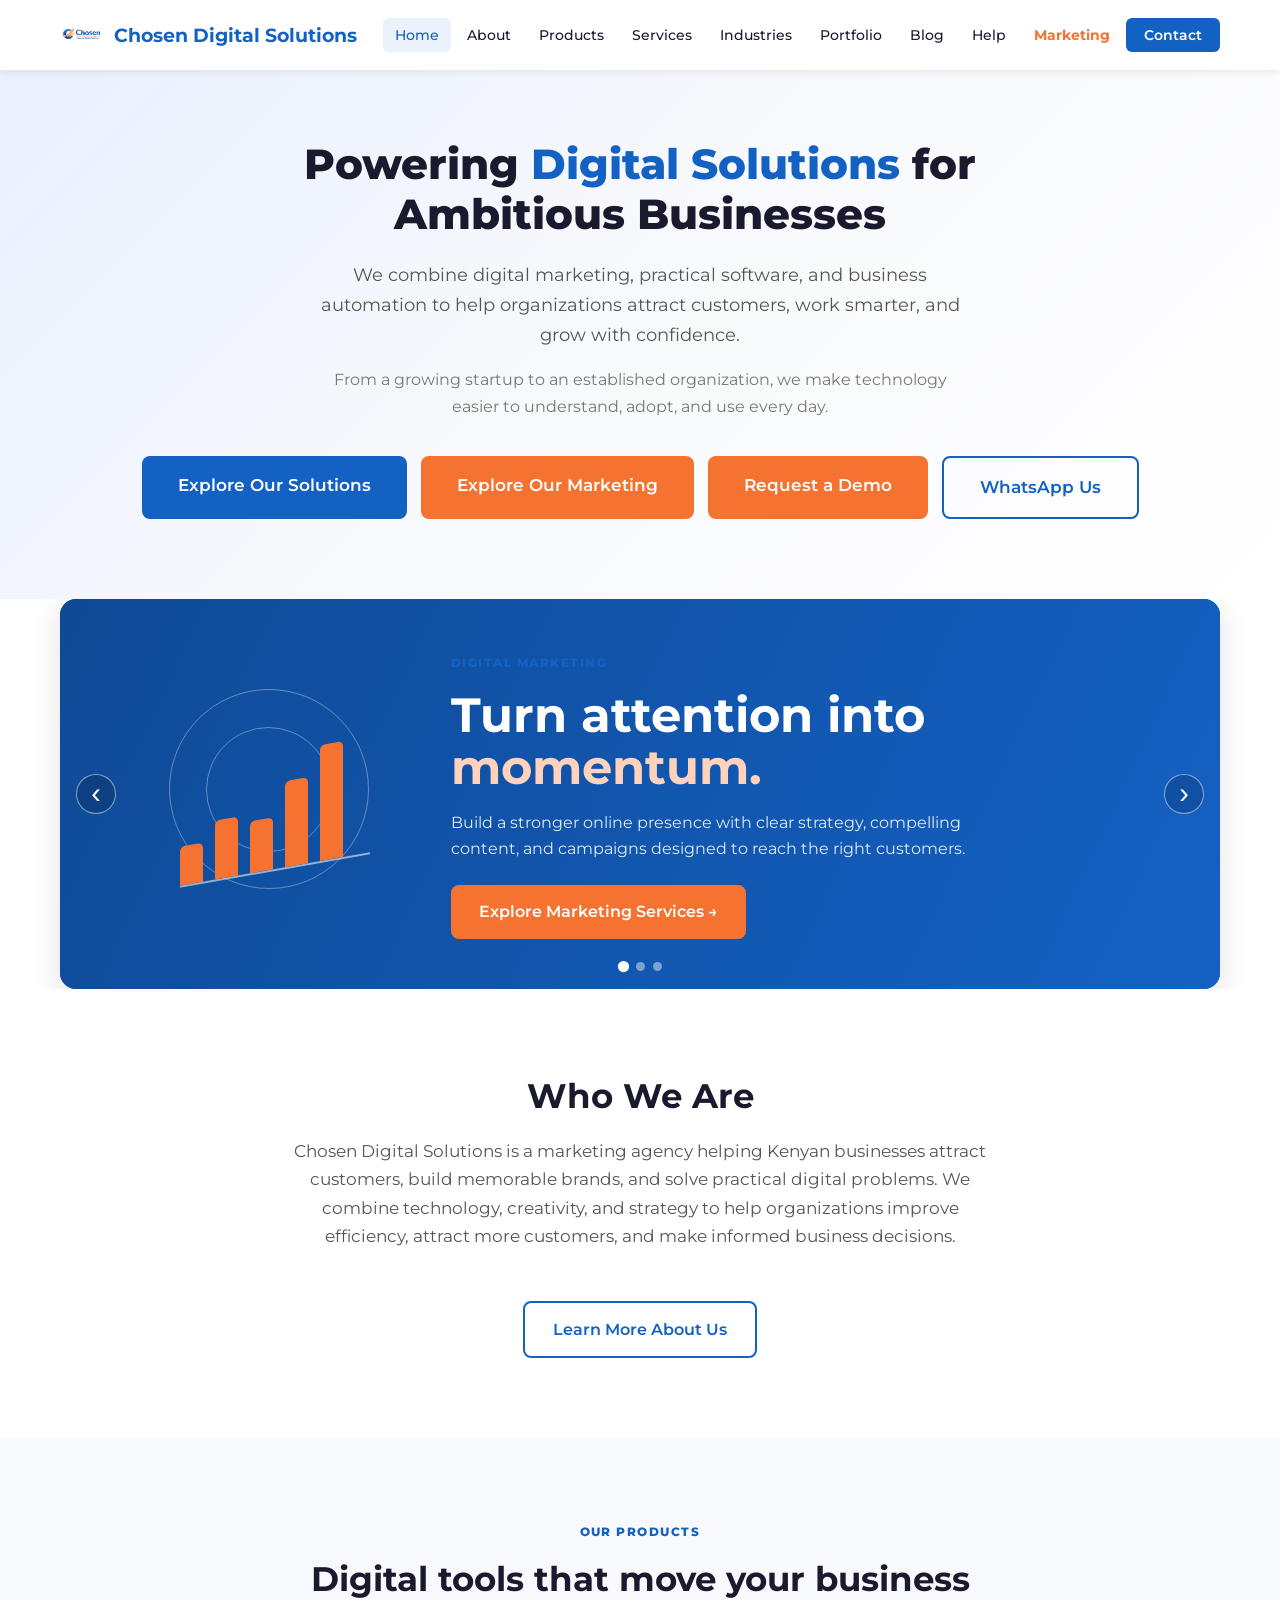
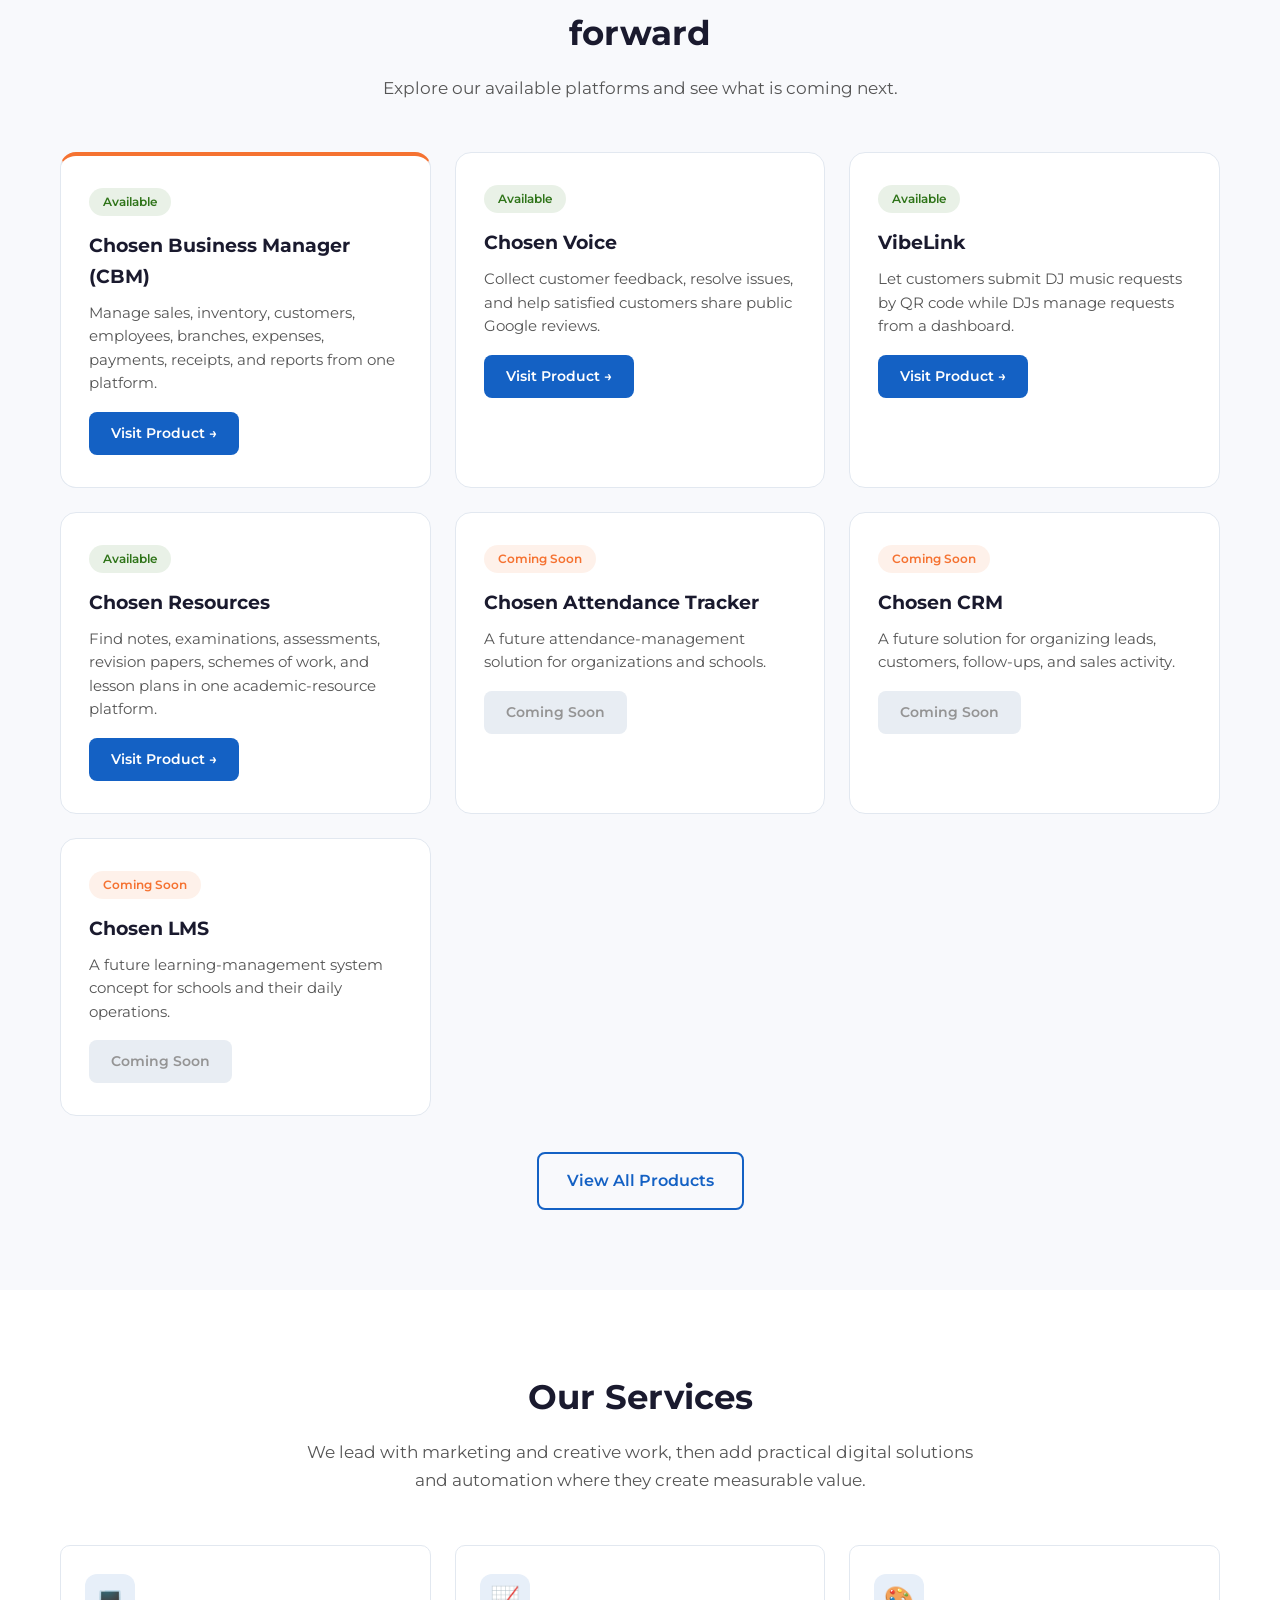
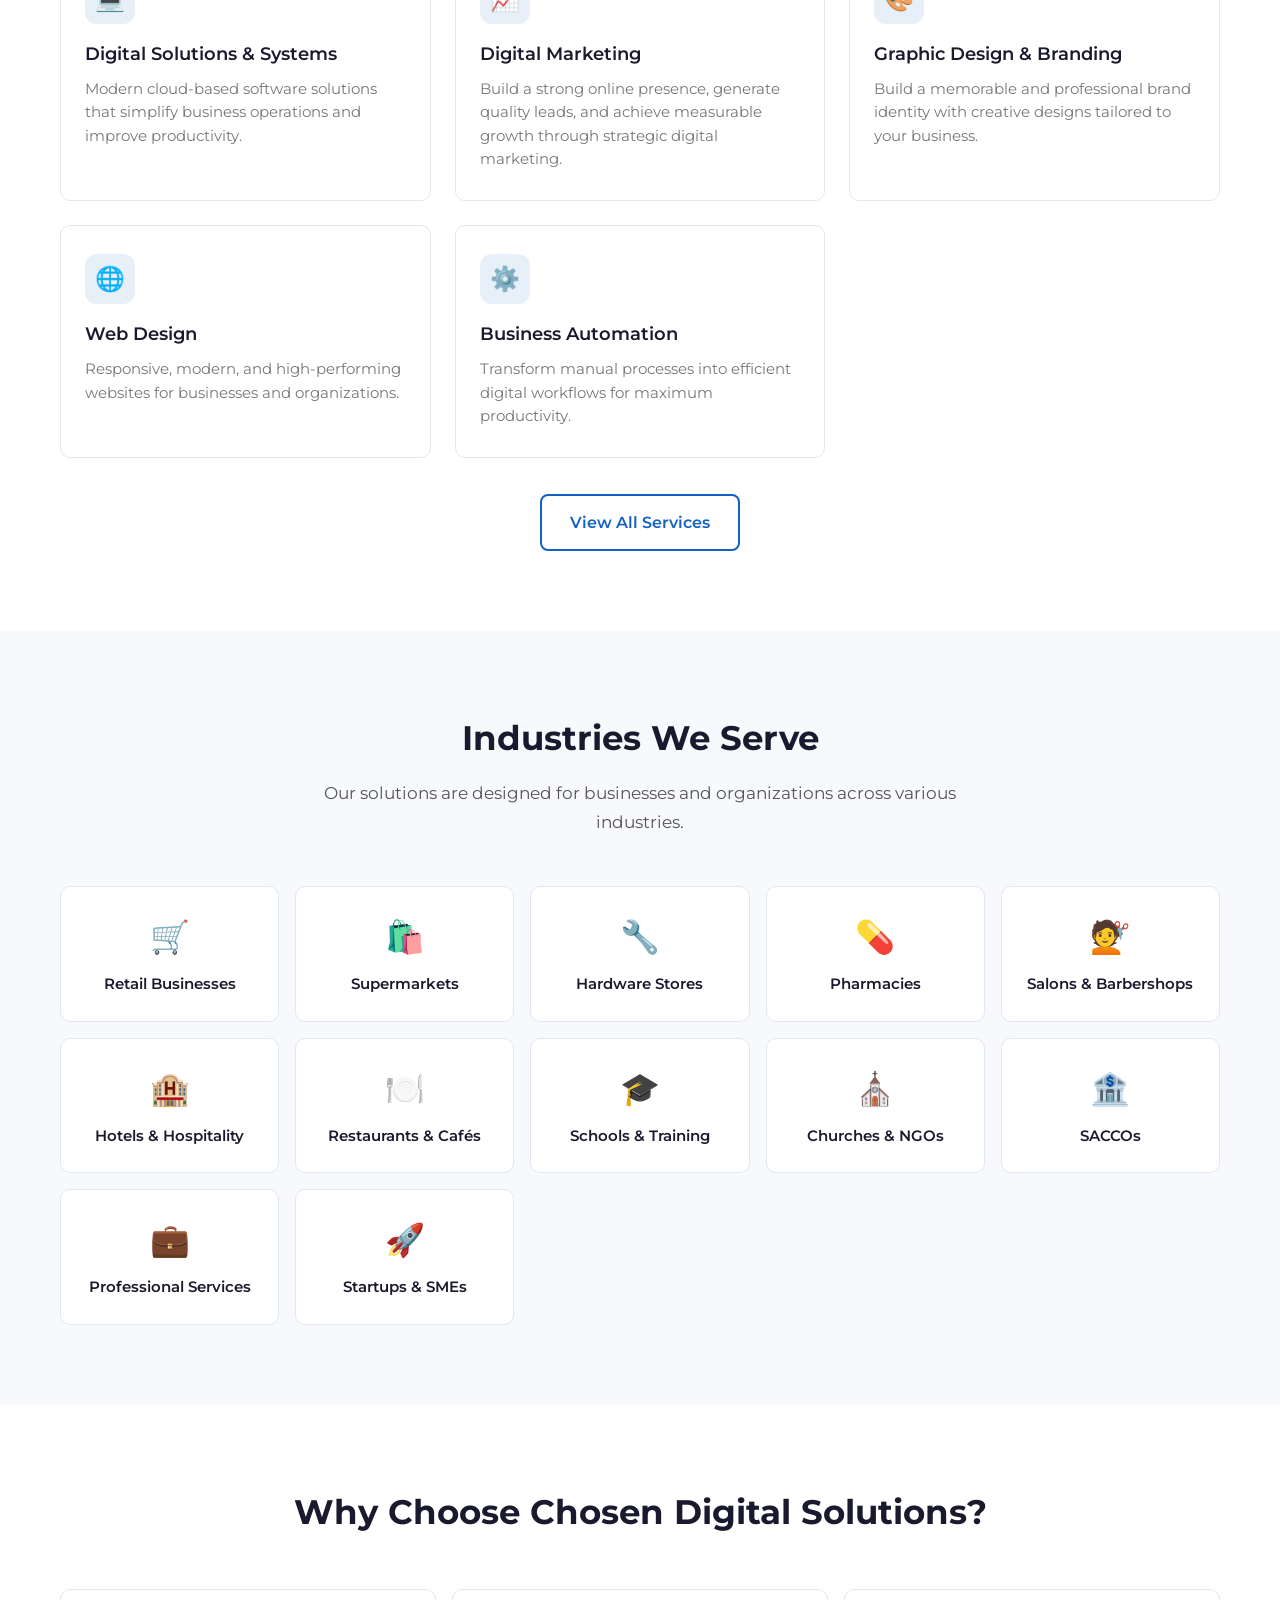
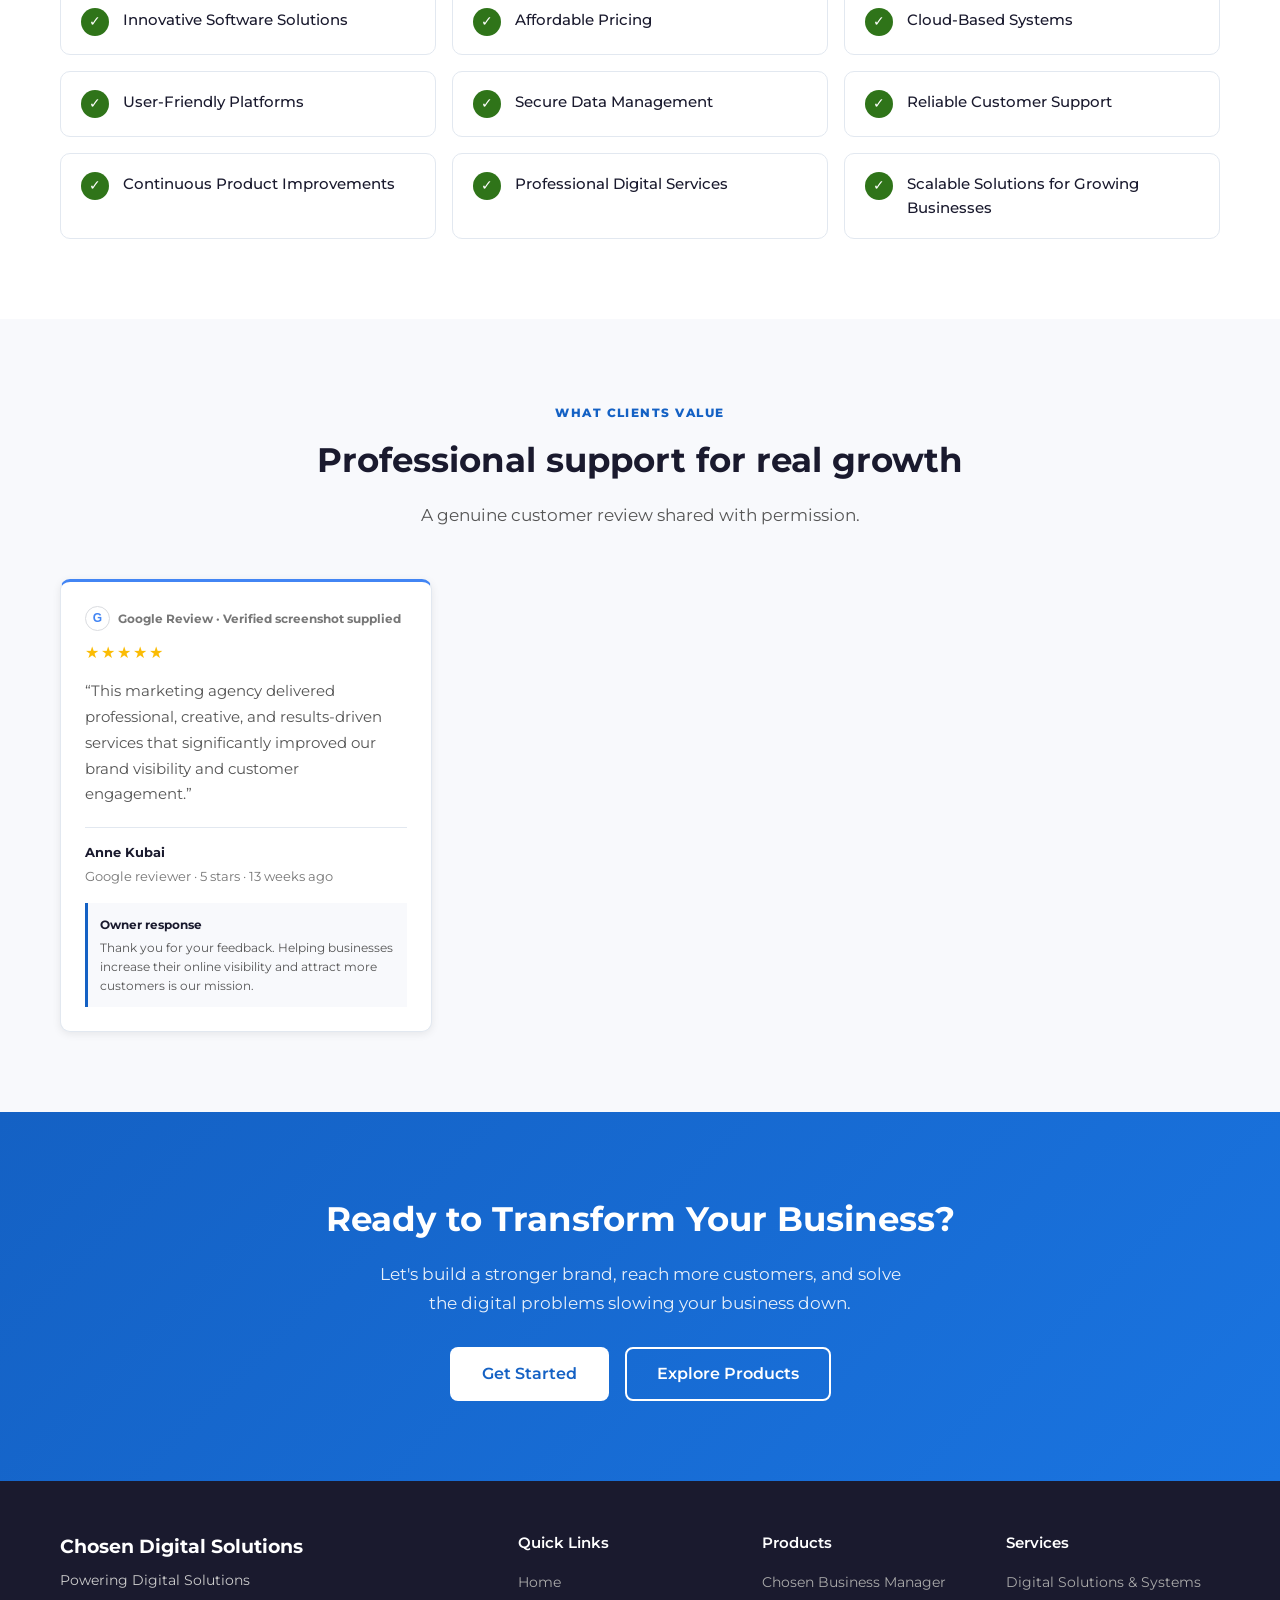
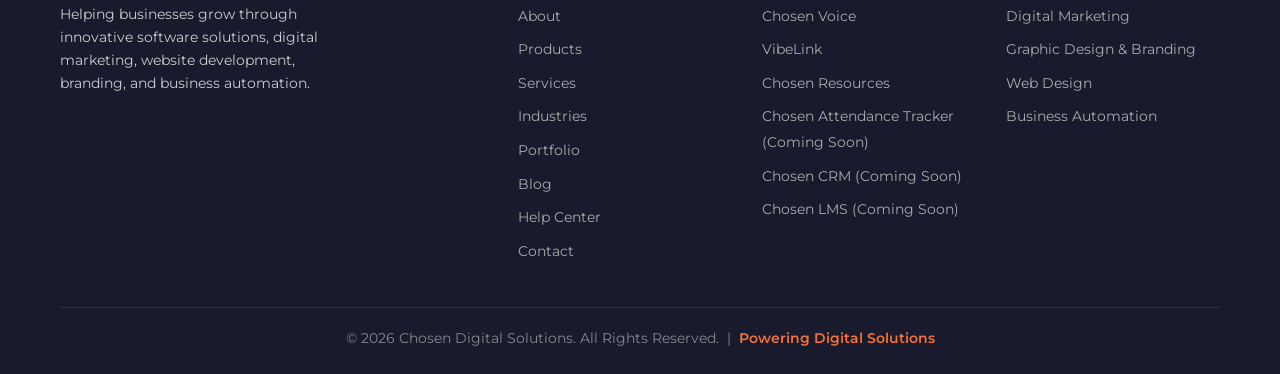
<file: index.html>
<!DOCTYPE html>
<html lang="en">
<head>
    <meta charset="UTF-8">
    <meta name="viewport" content="width=device-width, initial-scale=1.0">
    <title>Chosen Digital Solutions — Powering Digital Solutions</title>
    <meta name="description" content="Chosen Digital Solutions helps businesses streamline operations, strengthen their online presence, and accelerate growth through innovative software, digital marketing, web development, branding, and business automation.">
    <link rel="icon" type="image/png" href="images/logo.png">
<link rel="preconnect" href="https://fonts.googleapis.com">
<link rel="preconnect" href="https://fonts.gstatic.com" crossorigin>
<link href="https://fonts.googleapis.com/css2?family=Montserrat:wght@400;500;600;700;800&display=swap" rel="stylesheet">
<link rel="stylesheet" href="style.css">
</head>
<body>

    <!-- ===== NAVBAR ===== -->
    <nav class="navbar">
        <div class="container">
            <a href="index.html" class="nav-brand">
                <img src="images/logo.png" alt="Chosen Digital Solutions Logo">
                <span>Chosen Digital Solutions</span>
            </a>
            <ul class="nav-links" id="navLinks">
                <li><a href="index.html" class="active">Home</a></li>
                <li><a href="about.html">About</a></li>
                <li><a href="products.html">Products</a></li>
                <li><a href="services.html">Services</a></li>
                <li><a href="industries.html">Industries</a></li>
                
                <li><a href="portfolio.html">Portfolio</a></li>
                <li><a href="blog.html">Blog</a></li>
                <li><a href="help.html">Help</a></li>
                <li><a href="https://marketing.chosendigital.co.ke" class="marketing-nav" target="_blank" rel="noopener noreferrer">Marketing</a></li><li><a href="contact.html" class="btn-nav">Contact</a></li>
            </ul>
            <button class="hamburger" id="hamburger" aria-label="Toggle menu">
                <span></span><span></span><span></span>
            </button>
        </div>
    </nav>

    <!-- ===== HERO ===== -->
    <section class="hero">
        <div class="container">
            <h1>Powering <span>Digital Solutions</span> for Ambitious Businesses</h1>
            <p>We combine digital marketing, practical software, and business automation to help organizations attract customers, work smarter, and grow with confidence.</p>
            <p class="hero-sub">From a growing startup to an established organization, we make technology easier to understand, adopt, and use every day.</p>
            <div class="hero-buttons">
                <a href="products.html" class="btn btn-primary btn-lg">Explore Our Solutions</a><a href="https://marketing.chosendigital.co.ke" class="btn btn-secondary btn-lg" target="_blank" rel="noopener noreferrer">Explore Our Marketing</a>
                <a href="contact.html" class="btn btn-secondary btn-lg">Request a Demo</a>
                <a href="https://wa.me/254111722702?text=Hello%20Chosen%20Digital%20Solutions%2C%20I%27d%20like%20to%20learn%20more." class="btn btn-outline btn-lg" target="_blank" rel="noopener noreferrer">WhatsApp Us</a>
            </div>
        </div>
    </section>

    <!-- ===== ANIMATED GROWTH SLIDER ===== -->
    <section class="slider-section growth-slider-section" aria-label="Digital marketing and growth highlights">
        <div class="container">
            <div class="growth-slider" id="growthSlider">
                <div class="growth-slide growth-slide-blue is-active"><div class="growth-art"><span class="orbit orbit-one"></span><span class="orbit orbit-two"></span><span class="growth-chart"><i></i><i></i><i></i><i></i><i></i></span></div><div class="growth-copy"><span class="eyebrow">Digital marketing</span><h2>Turn attention into <span>momentum.</span></h2><p>Build a stronger online presence with clear strategy, compelling content, and campaigns designed to reach the right customers.</p><a href="services.html" class="btn btn-secondary">Explore Marketing Services →</a></div></div>
                <div class="growth-slide growth-slide-orange"><div class="growth-art"><span class="megaphone">✦</span><span class="spark spark-one">+</span><span class="spark spark-two">•</span><span class="spark spark-three">+</span></div><div class="growth-copy"><span class="eyebrow eyebrow-light">Growth strategy</span><h2>Make every customer <span>connection count.</span></h2><p>Use practical digital tools to improve customer experiences, automate follow-up, and create sustainable growth.</p><a href="contact.html" class="btn btn-white">Start a Conversation →</a></div></div>
                <div class="growth-slide growth-slide-green"><div class="growth-art"><div class="automation-ring"><span>⚙</span></div><span class="data-pill pill-one">+48% reach</span><span class="data-pill pill-two">24/7 workflow</span></div><div class="growth-copy"><span class="eyebrow eyebrow-light">Business automation</span><h2>Work smarter. <span>Grow faster.</span></h2><p>From business management to automated workflows, our solutions help teams spend less time on repetitive work.</p><a href="products.html" class="btn btn-white">View Our Products →</a></div></div>
                <button class="growth-control growth-prev" id="growthPrev" aria-label="Previous slide">‹</button><button class="growth-control growth-next" id="growthNext" aria-label="Next slide">›</button>
                <div class="growth-dots" id="growthDots"><button class="growth-dot is-active" aria-label="Show slide 1"></button><button class="growth-dot" aria-label="Show slide 2"></button><button class="growth-dot" aria-label="Show slide 3"></button></div>
            </div>
        </div>
    </section>
    <!-- ===== ABOUT PREVIEW ===== -->
    <section class="section">
        <div class="container">
            <div class="section-header">
                <h2>Who We Are</h2>
                <p>Chosen Digital Solutions is a marketing agency helping Kenyan businesses attract customers, build memorable brands, and solve practical digital problems. We combine technology, creativity, and strategy to help organizations improve efficiency, attract more customers, and make informed business decisions.</p>
            </div>
            <div style="text-align:center; margin-top:20px;">
                <a href="about.html" class="btn btn-outline">Learn More About Us</a>
            </div>
        </div>
    </section>

    <!-- ===== PRODUCTS ===== -->
    <section class="section section-alt">
        <div class="container">
            <div class="section-header"><span class="eyebrow">Our products</span><h2>Digital tools that move your business forward</h2><p>Explore our available platforms and see what is coming next.</p></div>
            <div class="product-grid">
                <div class="product-card featured-product"><span class="status available">Available</span><h3>Chosen Business Manager (CBM)</h3><p>Manage sales, inventory, customers, employees, branches, expenses, payments, receipts, and reports from one platform.</p><a href="https://cbm.chosendigital.co.ke" class="card-link" target="_blank" rel="noopener noreferrer">Visit Product →</a></div>
                <div class="product-card"><span class="status available">Available</span><h3>Chosen Voice</h3><p>Collect customer feedback, resolve issues, and help satisfied customers share public Google reviews.</p><a href="https://voice.chosendigital.co.ke" class="card-link" target="_blank" rel="noopener noreferrer">Visit Product →</a></div>
                <div class="product-card"><span class="status available">Available</span><h3>VibeLink</h3><p>Let customers submit DJ music requests by QR code while DJs manage requests from a dashboard.</p><a href="https://vibelink.chosendigital.co.ke" class="card-link" target="_blank" rel="noopener noreferrer">Visit Product →</a></div>
                <div class="product-card"><span class="status available">Available</span><h3>Chosen Resources</h3><p>Find notes, examinations, assessments, revision papers, schemes of work, and lesson plans in one academic-resource platform.</p><a href="https://chosenresources.co.ke" class="card-link" target="_blank" rel="noopener noreferrer">Visit Product →</a></div>
                <div class="product-card"><span class="status coming-soon">Coming Soon</span><h3>Chosen Attendance Tracker</h3><p>A future attendance-management solution for organizations and schools.</p><span class="card-link disabled">Coming Soon</span></div>
                <div class="product-card"><span class="status coming-soon">Coming Soon</span><h3>Chosen CRM</h3><p>A future solution for organizing leads, customers, follow-ups, and sales activity.</p><span class="card-link disabled">Coming Soon</span></div>
                <div class="product-card"><span class="status coming-soon">Coming Soon</span><h3>Chosen LMS</h3><p>A future learning-management system concept for schools and their daily operations.</p><span class="card-link disabled">Coming Soon</span></div>
            </div>
            <div style="text-align:center;margin-top:36px"><a href="products.html" class="btn btn-outline">View All Products</a></div>
        </div>
    </section>
    <!-- ===== SERVICES ===== -->
    <section class="section">
        <div class="container">
            <div class="section-header">
                <h2>Our Services</h2>
                <p>We lead with marketing and creative work, then add practical digital solutions and automation where they create measurable value.</p>
            </div>
            <div class="card-grid">
                <div class="card">
                    <div class="card-icon">💻</div>
                    <h3>Digital Solutions & Systems</h3>
                    <p>Modern cloud-based software solutions that simplify business operations and improve productivity.</p>
                </div>
                <div class="card">
                    <div class="card-icon">📈</div>
                    <h3>Digital Marketing</h3>
                    <p>Build a strong online presence, generate quality leads, and achieve measurable growth through strategic digital marketing.</p>
                </div>
                <div class="card">
                    <div class="card-icon">🎨</div>
                    <h3>Graphic Design & Branding</h3>
                    <p>Build a memorable and professional brand identity with creative designs tailored to your business.</p>
                </div>
                <div class="card">
                    <div class="card-icon">🌐</div>
                    <h3>Web Design</h3>
                    <p>Responsive, modern, and high-performing websites for businesses and organizations.</p>
                </div>
                <div class="card">
                    <div class="card-icon">⚙️</div>
                    <h3>Business Automation</h3>
                    <p>Transform manual processes into efficient digital workflows for maximum productivity.</p>
                </div>
            </div>
            <div style="text-align:center; margin-top:36px;">
                <a href="services.html" class="btn btn-outline">View All Services</a>
            </div>
        </div>
    </section>

    <!-- ===== INDUSTRIES ===== -->
    <section class="section section-alt">
        <div class="container">
            <div class="section-header">
                <h2>Industries We Serve</h2>
                <p>Our solutions are designed for businesses and organizations across various industries.</p>
            </div>
            <div class="industries-grid">
                <div class="industry-card"><div class="icon">🛒</div><h4>Retail Businesses</h4></div>
                <div class="industry-card"><div class="icon">🛍️</div><h4>Supermarkets</h4></div>
                <div class="industry-card"><div class="icon">🔧</div><h4>Hardware Stores</h4></div>
                <div class="industry-card"><div class="icon">💊</div><h4>Pharmacies</h4></div>
                <div class="industry-card"><div class="icon">💇</div><h4>Salons & Barbershops</h4></div>
                <div class="industry-card"><div class="icon">🏨</div><h4>Hotels & Hospitality</h4></div>
                <div class="industry-card"><div class="icon">🍽️</div><h4>Restaurants & Cafés</h4></div>
                <div class="industry-card"><div class="icon">🎓</div><h4>Schools & Training</h4></div>
                <div class="industry-card"><div class="icon">⛪</div><h4>Churches & NGOs</h4></div>
                <div class="industry-card"><div class="icon">🏦</div><h4>SACCOs</h4></div>
                <div class="industry-card"><div class="icon">💼</div><h4>Professional Services</h4></div>
                <div class="industry-card"><div class="icon">🚀</div><h4>Startups & SMEs</h4></div>
            </div>
        </div>
    </section>

    <!-- ===== WHY CHOOSE US ===== -->
    <section class="section">
        <div class="container">
            <div class="section-header">
                <h2>Why Choose Chosen Digital Solutions?</h2>
            </div>
            <div class="reasons-grid">
                <div class="reason-item"><span class="check">✓</span><span>Innovative Software Solutions</span></div>
                <div class="reason-item"><span class="check">✓</span><span>Affordable Pricing</span></div>
                <div class="reason-item"><span class="check">✓</span><span>Cloud-Based Systems</span></div>
                <div class="reason-item"><span class="check">✓</span><span>User-Friendly Platforms</span></div>
                <div class="reason-item"><span class="check">✓</span><span>Secure Data Management</span></div>
                <div class="reason-item"><span class="check">✓</span><span>Reliable Customer Support</span></div>
                <div class="reason-item"><span class="check">✓</span><span>Continuous Product Improvements</span></div>
                <div class="reason-item"><span class="check">✓</span><span>Professional Digital Services</span></div>
                <div class="reason-item"><span class="check">✓</span><span>Scalable Solutions for Growing Businesses</span></div>
            </div>
        </div>
    </section>

    <!-- ===== TESTIMONIAL PREVIEW ===== -->
    <section id="testimonials" class="section section-alt">
        <div class="container">
            <div class="section-header"><span class="eyebrow">What clients value</span><h2>Professional support for real growth</h2><p>A genuine customer review shared with permission.</p></div>
            <div class="testimonial-grid">
                <article class="testimonial-card verified-review"><div class="review-source"><span class="google-mark">G</span><span>Google Review · Verified screenshot supplied</span></div><div class="star-rating" aria-label="5 out of 5 stars">★★★★★</div><p>“This marketing agency delivered professional, creative, and results-driven services that significantly improved our brand visibility and customer engagement.”</p><footer><strong>Anne Kubai</strong><span>Google reviewer · 5 stars · 13 weeks ago</span></footer><div class="owner-response"><strong>Owner response</strong><span>Thank you for your feedback. Helping businesses increase their online visibility and attract more customers is our mission.</span></div></article>
                
                
            </div>
        </div>
    </section>
    <!-- ===== FINAL CTA ===== -->
    <section class="cta-section">
        <div class="container">
            <h2>Ready to Transform Your Business?</h2>
            <p>Let's build a stronger brand, reach more customers, and solve the digital problems slowing your business down.</p>
            <div class="cta-buttons">
                <a href="contact.html" class="btn-white">Get Started</a>
                <a href="products.html" class="btn-outline-white">Explore Products</a>
            </div>
        </div>
    </section>

    <!-- ===== FOOTER ===== -->
    <footer class="footer">
        <div class="container">
            <div class="footer-grid">
                <div class="footer-brand">
                    <h3>Chosen Digital Solutions</h3>
                    <p>Powering Digital Solutions</p>
                    <p style="margin-top:10px;">Helping businesses grow through innovative software solutions, digital marketing, website development, branding, and business automation.</p>
                </div>
                <div class="footer-col">
                    <h4>Quick Links</h4>
                    <ul>
                        <li><a href="index.html">Home</a></li>
                        <li><a href="about.html">About</a></li>
                        <li><a href="products.html">Products</a></li>
                        <li><a href="services.html">Services</a></li>
                        <li><a href="industries.html">Industries</a></li>
                        
                        <li><a href="portfolio.html">Portfolio</a></li>
                        <li><a href="blog.html">Blog</a></li>
                        <li><a href="help.html">Help Center</a></li>
                        <li><a href="contact.html">Contact</a></li>
                    </ul>
                </div>
                <div class="footer-col">
                    <h4>Products</h4><ul><li><a href="https://cbm.chosendigital.co.ke" target="_blank" rel="noopener noreferrer">Chosen Business Manager</a></li><li><a href="https://voice.chosendigital.co.ke" target="_blank" rel="noopener noreferrer">Chosen Voice</a></li><li><a href="https://vibelink.chosendigital.co.ke" target="_blank" rel="noopener noreferrer">VibeLink</a></li><li><a href="https://chosenresources.co.ke" target="_blank" rel="noopener noreferrer">Chosen Resources</a></li><li><a href="products.html#coming-soon">Chosen Attendance Tracker (Coming Soon)</a></li><li><a href="products.html#coming-soon">Chosen CRM (Coming Soon)</a></li><li><a href="products.html#coming-soon">Chosen LMS (Coming Soon)</a></li></ul>
                </div>
                <div class="footer-col">
                    <h4>Services</h4>
                    <ul>
                        <li><a href="services.html">Digital Solutions & Systems</a></li>
                        <li><a href="services.html">Digital Marketing</a></li>
                        <li><a href="services.html">Graphic Design & Branding</a></li>
                        <li><a href="services.html">Web Design</a></li>
                        <li><a href="services.html">Business Automation</a></li>
                    </ul>
                </div>
            </div>
            <div class="footer-bottom">
                <p>&copy; 2026 Chosen Digital Solutions. All Rights Reserved. &nbsp;|&nbsp; <span class="tagline">Powering Digital Solutions</span></p>
            </div>
        </div>
    </footer>

    <script src="script.js"></script>
</body>
</html>
</file>
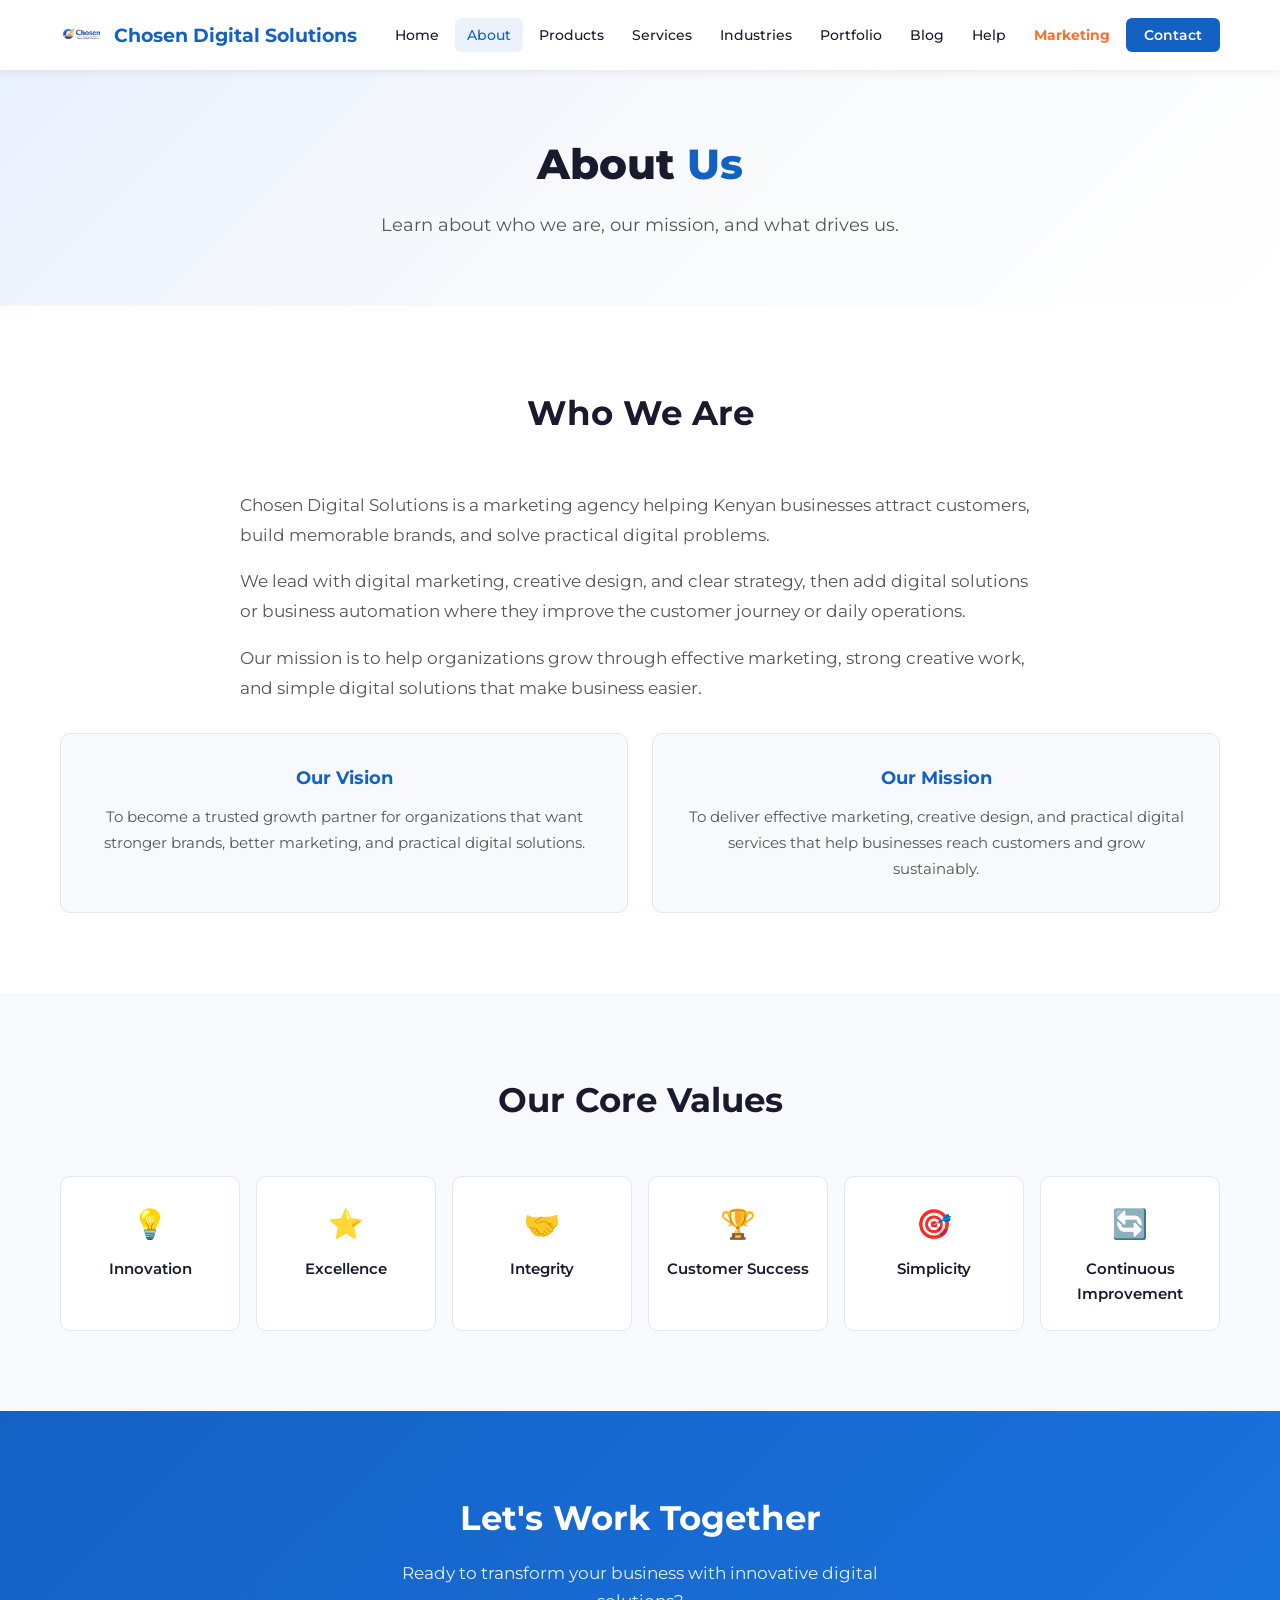
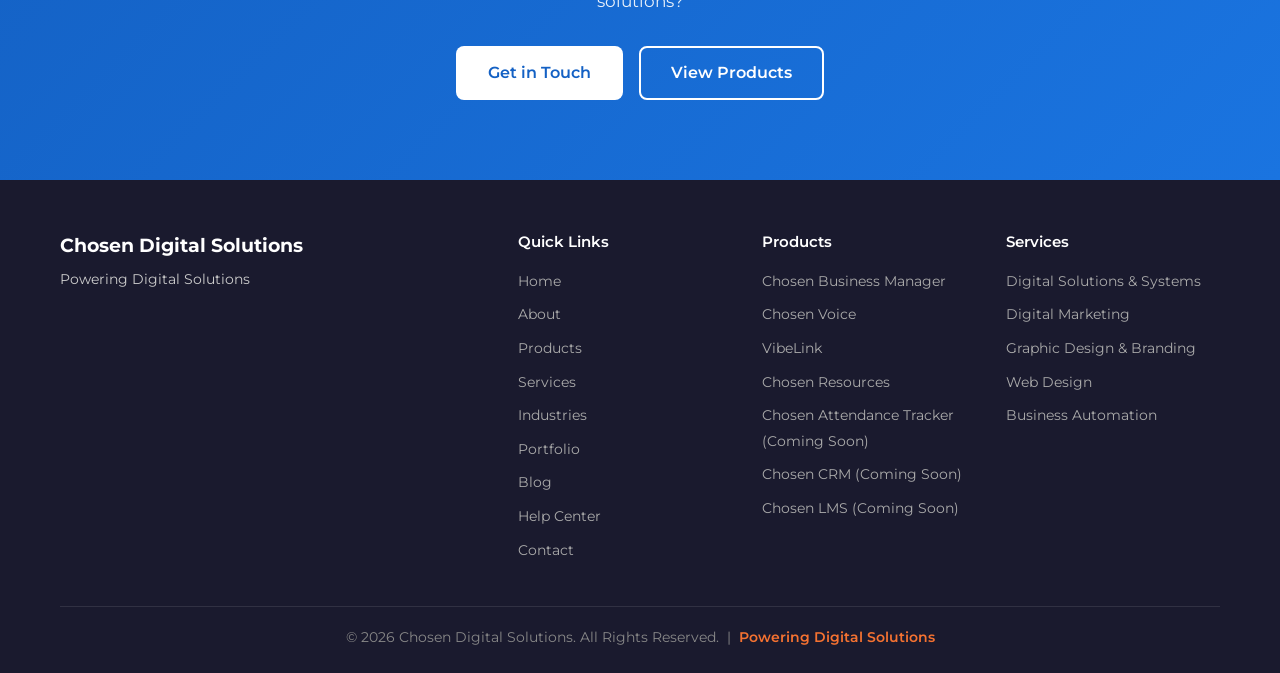
<file: about.html>
<!DOCTYPE html>
<html lang="en">
<head>
    <meta charset="UTF-8">
    <meta name="viewport" content="width=device-width, initial-scale=1.0">
    <title>About Us — Chosen Digital Solutions</title>
    <meta name="description" content="Learn about Chosen Digital Solutions — our mission, vision, core values, and team.">
    <link rel="icon" type="image/png" href="images/logo.png">
<link rel="preconnect" href="https://fonts.googleapis.com">
<link rel="preconnect" href="https://fonts.gstatic.com" crossorigin>
<link href="https://fonts.googleapis.com/css2?family=Montserrat:wght@400;500;600;700;800&display=swap" rel="stylesheet">
<link rel="stylesheet" href="style.css">
</head>
<body>

    <nav class="navbar">
        <div class="container">
            <a href="index.html" class="nav-brand">
                <img src="images/logo.png" alt="Chosen Digital Solutions Logo">
                <span>Chosen Digital Solutions</span>
            </a>
            <ul class="nav-links" id="navLinks">
                <li><a href="index.html">Home</a></li>
                <li><a href="about.html" class="active">About</a></li>
                <li><a href="products.html">Products</a></li>
                <li><a href="services.html">Services</a></li>
                <li><a href="industries.html">Industries</a></li>
                
                <li><a href="portfolio.html">Portfolio</a></li>
                <li><a href="blog.html">Blog</a></li>
                <li><a href="help.html">Help</a></li>
                <li><a href="https://marketing.chosendigital.co.ke" class="marketing-nav" target="_blank" rel="noopener noreferrer">Marketing</a></li><li><a href="contact.html" class="btn-nav">Contact</a></li>
            </ul>
            <button class="hamburger" id="hamburger"><span></span><span></span><span></span></button>
        </div>
    </nav>

    <section class="hero" style="padding-bottom:50px;">
        <div class="container">
            <h1>About <span>Us</span></h1>
            <p>Learn about who we are, our mission, and what drives us.</p>
        </div>
    </section>

    <!-- Who We Are -->
    <section class="section">
        <div class="container">
            <div class="about-content">
                <div class="section-header">
                    <h2>Who We Are</h2>
                </div>
                <p>Chosen Digital Solutions is a marketing agency helping Kenyan businesses attract customers, build memorable brands, and solve practical digital problems.</p>
                <p>We lead with digital marketing, creative design, and clear strategy, then add digital solutions or business automation where they improve the customer journey or daily operations.</p>
                <p>Our mission is to help organizations grow through effective marketing, strong creative work, and simple digital solutions that make business easier.</p>
            </div>

            <div class="vision-mission">
                <div class="vm-card">
                    <h3>Our Vision</h3>
                    <p>To become a trusted growth partner for organizations that want stronger brands, better marketing, and practical digital solutions.</p>
                </div>
                <div class="vm-card">
                    <h3>Our Mission</h3>
                    <p>To deliver effective marketing, creative design, and practical digital services that help businesses reach customers and grow sustainably.</p>
                </div>
            </div>
        </div>
    </section>

    <!-- Core Values -->
    <section class="section section-alt">
        <div class="container">
            <div class="section-header">
                <h2>Our Core Values</h2>
            </div>
            <div class="values-grid">
                <div class="value-item">
                    <div class="icon">💡</div>
                    <h4>Innovation</h4>
                </div>
                <div class="value-item">
                    <div class="icon">⭐</div>
                    <h4>Excellence</h4>
                </div>
                <div class="value-item">
                    <div class="icon">🤝</div>
                    <h4>Integrity</h4>
                </div>
                <div class="value-item">
                    <div class="icon">🏆</div>
                    <h4>Customer Success</h4>
                </div>
                <div class="value-item">
                    <div class="icon">🎯</div>
                    <h4>Simplicity</h4>
                </div>
                <div class="value-item">
                    <div class="icon">🔄</div>
                    <h4>Continuous Improvement</h4>
                </div>
            </div>
        </div>
    </section>

    <section class="cta-section">
        <div class="container">
            <h2>Let's Work Together</h2>
            <p>Ready to transform your business with innovative digital solutions?</p>
            <div class="cta-buttons">
                <a href="contact.html" class="btn-white">Get in Touch</a>
                <a href="products.html" class="btn-outline-white">View Products</a>
            </div>
        </div>
    </section>

    <footer class="footer">
        <div class="container">
            <div class="footer-grid">
                <div class="footer-brand"><h3>Chosen Digital Solutions</h3><p>Powering Digital Solutions</p></div>
                <div class="footer-col"><h4>Quick Links</h4>
                    <ul><li><a href="index.html">Home</a></li><li><a href="about.html">About</a></li><li><a href="products.html">Products</a></li><li><a href="services.html">Services</a></li><li><a href="industries.html">Industries</a></li><li><a href="portfolio.html">Portfolio</a></li><li><a href="blog.html">Blog</a></li><li><a href="help.html">Help Center</a></li><li><a href="contact.html">Contact</a></li></ul>
                </div>
                <div class="footer-col"><h4>Products</h4><ul><li><a href="https://cbm.chosendigital.co.ke" target="_blank" rel="noopener noreferrer">Chosen Business Manager</a></li><li><a href="https://voice.chosendigital.co.ke" target="_blank" rel="noopener noreferrer">Chosen Voice</a></li><li><a href="https://vibelink.chosendigital.co.ke" target="_blank" rel="noopener noreferrer">VibeLink</a></li><li><a href="https://chosenresources.co.ke" target="_blank" rel="noopener noreferrer">Chosen Resources</a></li><li><a href="products.html#coming-soon">Chosen Attendance Tracker (Coming Soon)</a></li><li><a href="products.html#coming-soon">Chosen CRM (Coming Soon)</a></li><li><a href="products.html#coming-soon">Chosen LMS (Coming Soon)</a></li></ul>
                </div>
                <div class="footer-col"><h4>Services</h4>
                    <ul><li><a href="services.html">Digital Solutions & Systems</a></li><li><a href="services.html">Digital Marketing</a></li><li><a href="services.html">Graphic Design & Branding</a></li><li><a href="services.html">Web Design</a></li><li><a href="services.html">Business Automation</a></li></ul>
                </div>
            </div>
            <div class="footer-bottom"><p>&copy; 2026 Chosen Digital Solutions. All Rights Reserved. &nbsp;|&nbsp; <span class="tagline">Powering Digital Solutions</span></p></div>
        </div>
    </footer>

    <script src="script.js"></script>
</body>
</html>
</file>
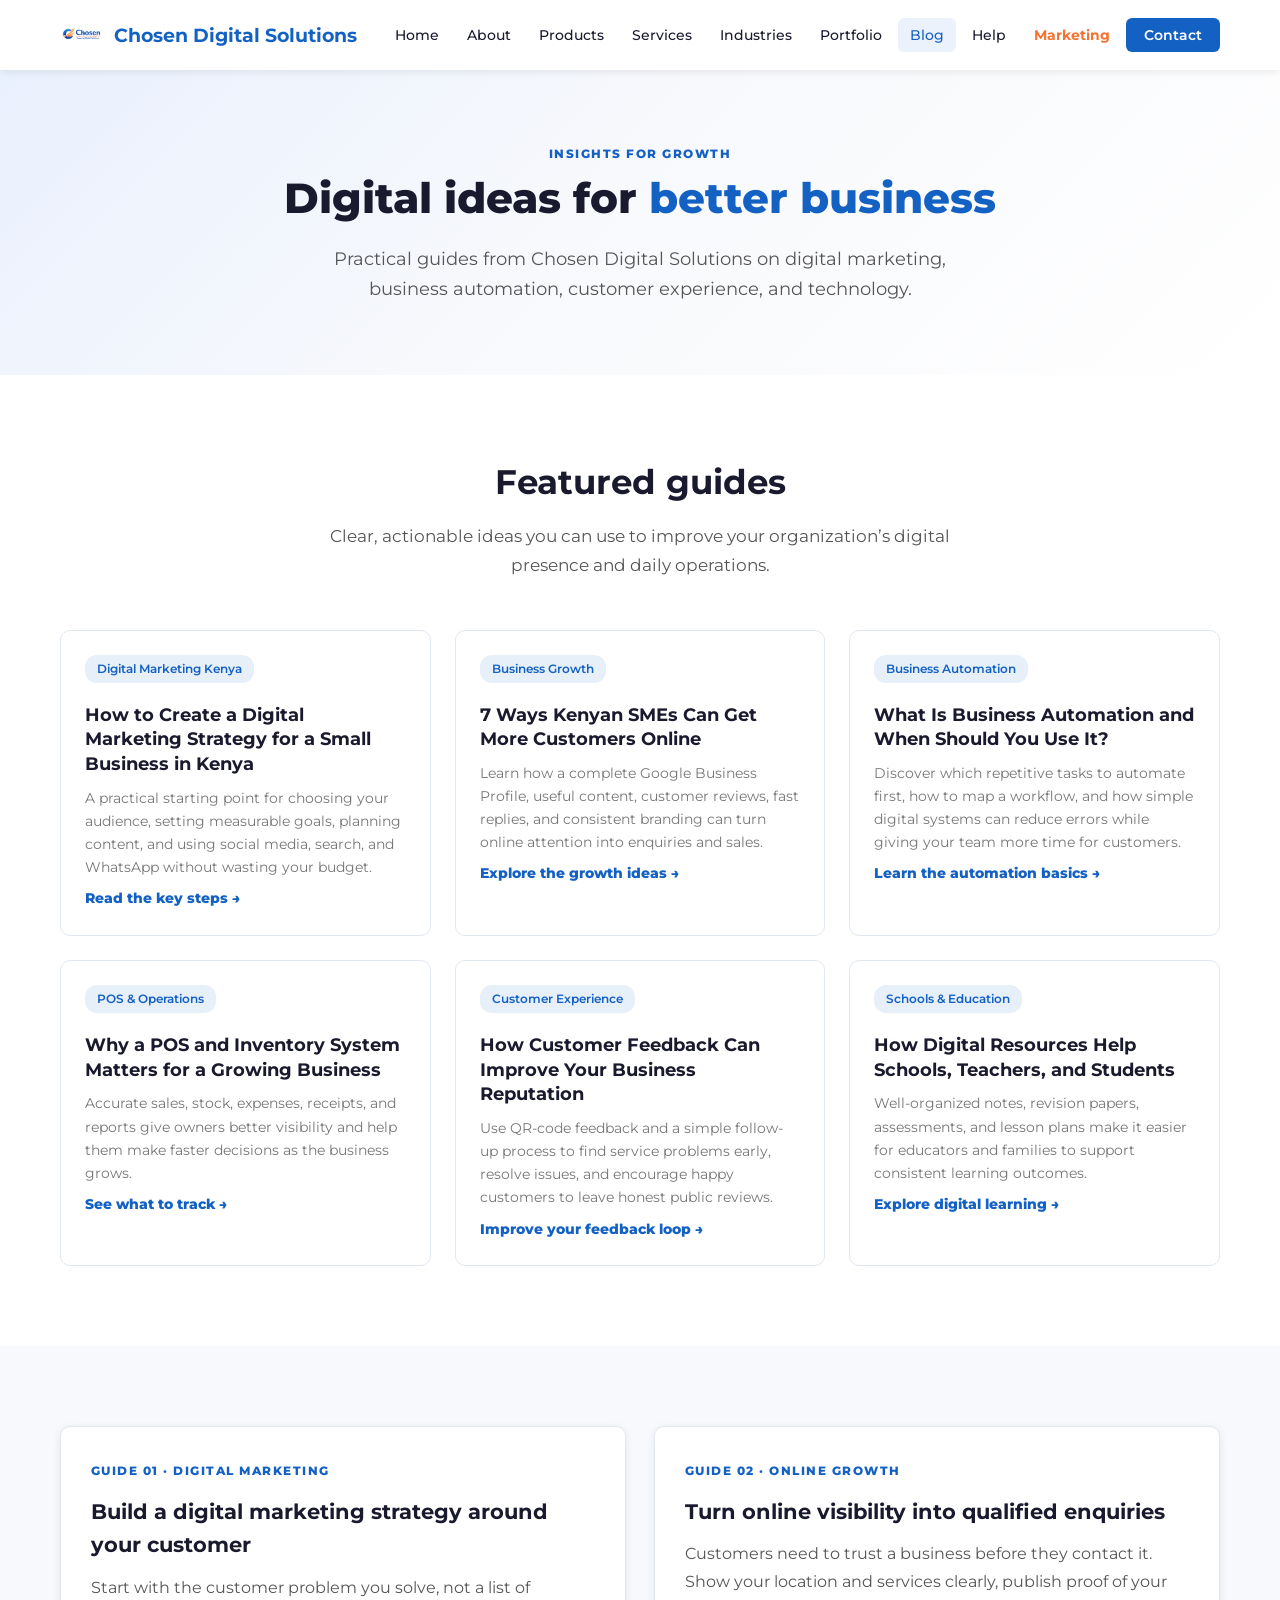
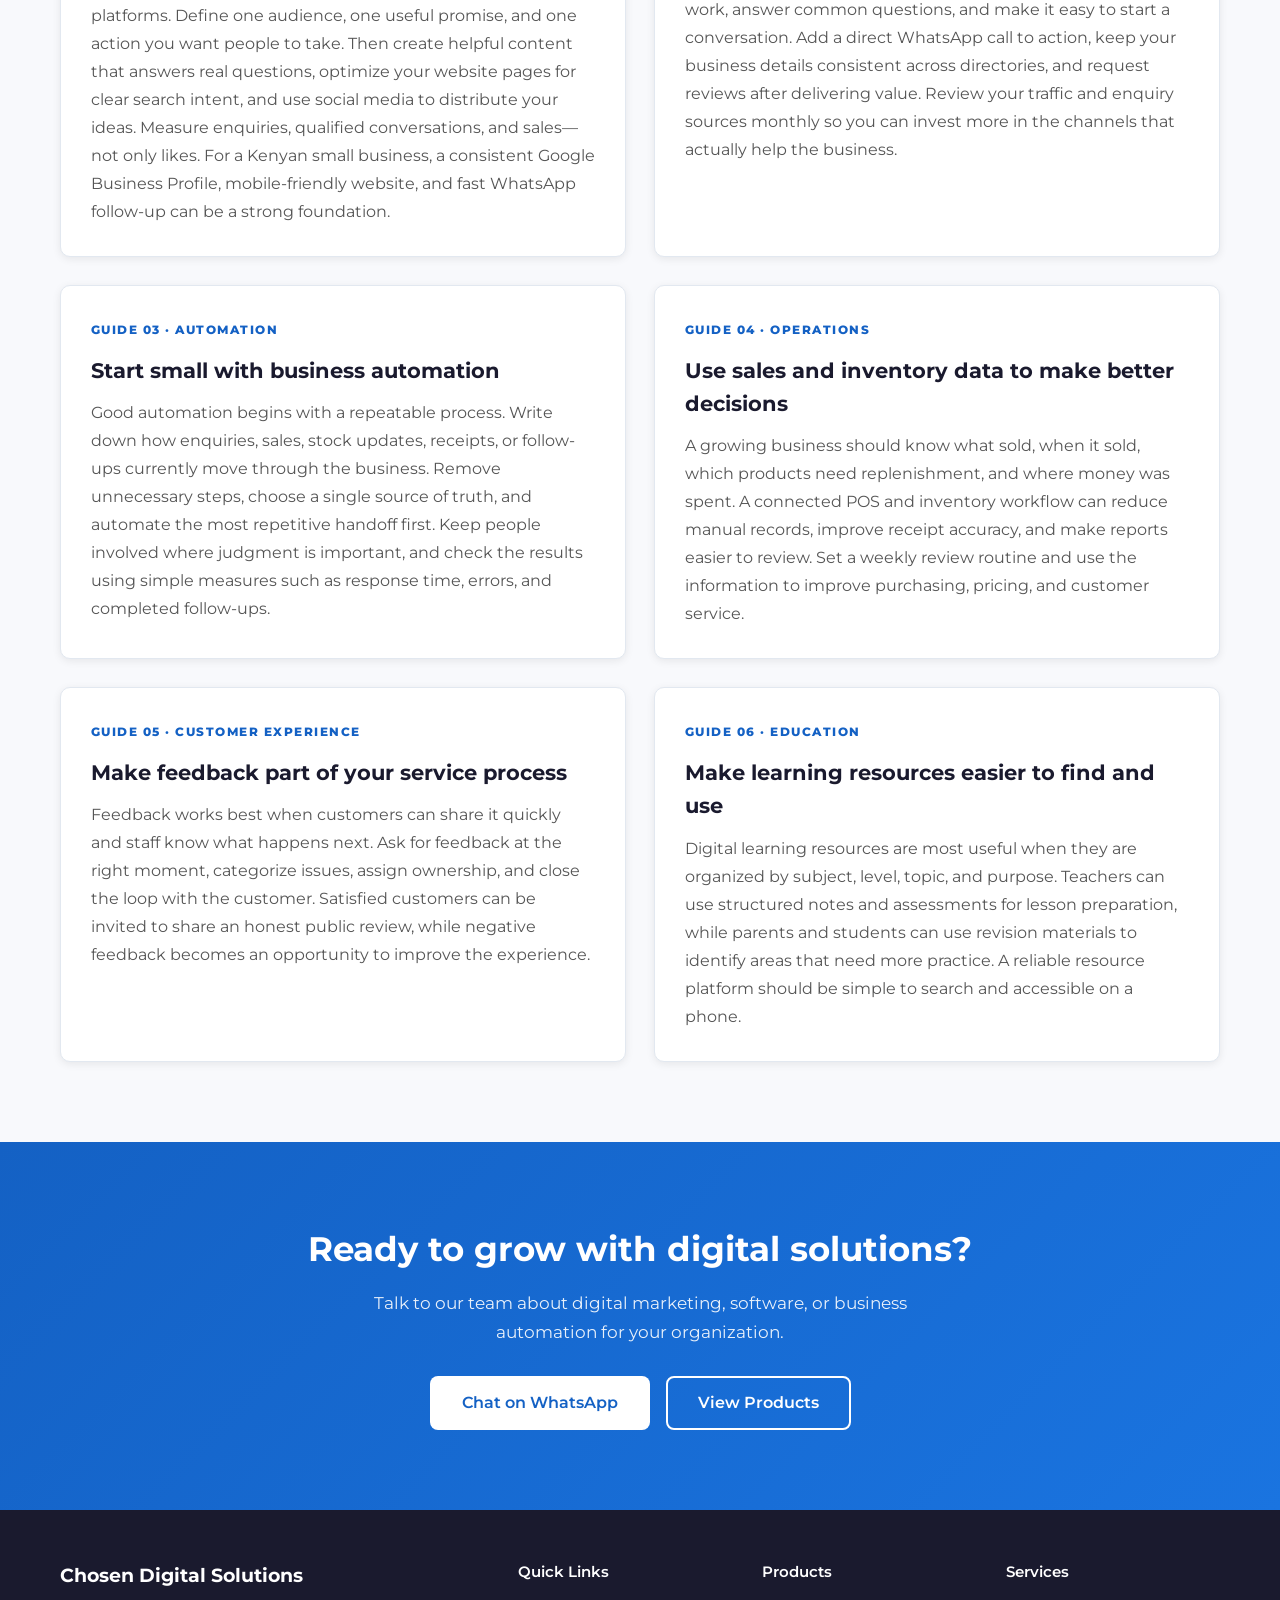
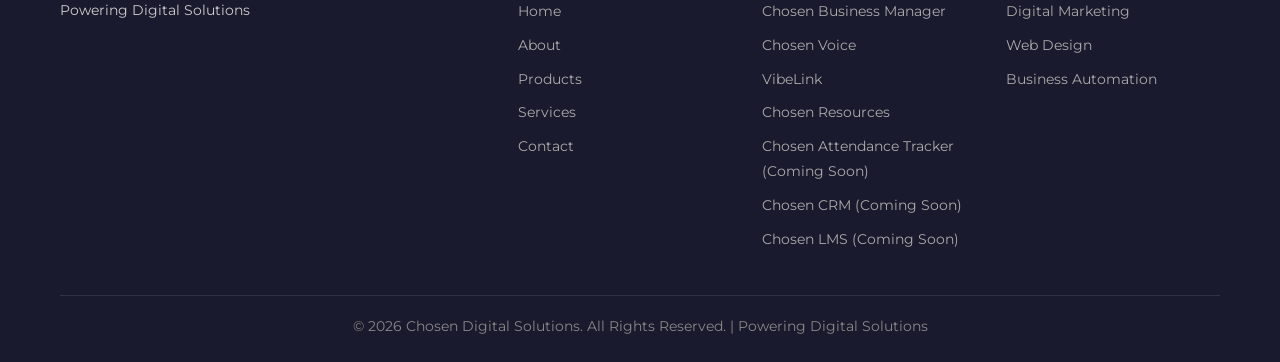
<file: blog.html>
<!DOCTYPE html>
<html lang="en">
<head>
<meta charset="UTF-8"><meta name="viewport" content="width=device-width, initial-scale=1.0">
<title>Digital Marketing & Business Growth Blog | Chosen Digital Solutions</title>
<meta name="description" content="Practical digital marketing, business automation, POS, customer experience, and technology guides for Kenyan businesses, schools, and growing organizations.">
<meta name="robots" content="index, follow"><link rel="canonical" href="https://chosendigital.co.ke/blog.html"><link rel="icon" type="image/png" href="images/logo.png">
<link rel="preconnect" href="https://fonts.googleapis.com">
<link rel="preconnect" href="https://fonts.gstatic.com" crossorigin>
<link href="https://fonts.googleapis.com/css2?family=Montserrat:wght@400;500;600;700;800&display=swap" rel="stylesheet">
<link rel="stylesheet" href="style.css">
</head>
<body>
<nav class="navbar"><div class="container"><a href="index.html" class="nav-brand"><img src="images/logo.png" alt="Chosen Digital Solutions Logo"><span>Chosen Digital Solutions</span></a><ul class="nav-links" id="navLinks"><li><a href="index.html">Home</a></li><li><a href="about.html">About</a></li><li><a href="products.html">Products</a></li><li><a href="services.html">Services</a></li><li><a href="industries.html">Industries</a></li><li><a href="portfolio.html">Portfolio</a></li><li><a href="blog.html" class="active">Blog</a></li><li><a href="help.html">Help</a></li><li><a href="https://marketing.chosendigital.co.ke" class="marketing-nav" target="_blank" rel="noopener noreferrer">Marketing</a></li><li><a href="contact.html" class="btn-nav">Contact</a></li></ul><button class="hamburger" id="hamburger" aria-label="Toggle menu"><span></span><span></span><span></span></button></div></nav>
<section class="hero" style="padding-bottom:55px"><div class="container"><span class="eyebrow">Insights for growth</span><h1>Digital ideas for <span>better business</span></h1><p>Practical guides from Chosen Digital Solutions on digital marketing, business automation, customer experience, and technology.</p></div></section>
<section class="section"><div class="container"><div class="section-header"><h2>Featured guides</h2><p>Clear, actionable ideas you can use to improve your organization’s digital presence and daily operations.</p></div><div class="blog-grid">
<article class="blog-card"><div class="blog-card-body"><span class="tag">Digital Marketing Kenya</span><h3>How to Create a Digital Marketing Strategy for a Small Business in Kenya</h3><p>A practical starting point for choosing your audience, setting measurable goals, planning content, and using social media, search, and WhatsApp without wasting your budget.</p><a href="#digital-marketing-strategy" class="text-link">Read the key steps →</a></div></article>
<article class="blog-card"><div class="blog-card-body"><span class="tag">Business Growth</span><h3>7 Ways Kenyan SMEs Can Get More Customers Online</h3><p>Learn how a complete Google Business Profile, useful content, customer reviews, fast replies, and consistent branding can turn online attention into enquiries and sales.</p><a href="#get-more-customers" class="text-link">Explore the growth ideas →</a></div></article>
<article class="blog-card"><div class="blog-card-body"><span class="tag">Business Automation</span><h3>What Is Business Automation and When Should You Use It?</h3><p>Discover which repetitive tasks to automate first, how to map a workflow, and how simple digital systems can reduce errors while giving your team more time for customers.</p><a href="#business-automation" class="text-link">Learn the automation basics →</a></div></article>
<article class="blog-card"><div class="blog-card-body"><span class="tag">POS & Operations</span><h3>Why a POS and Inventory System Matters for a Growing Business</h3><p>Accurate sales, stock, expenses, receipts, and reports give owners better visibility and help them make faster decisions as the business grows.</p><a href="#pos-inventory" class="text-link">See what to track →</a></div></article>
<article class="blog-card"><div class="blog-card-body"><span class="tag">Customer Experience</span><h3>How Customer Feedback Can Improve Your Business Reputation</h3><p>Use QR-code feedback and a simple follow-up process to find service problems early, resolve issues, and encourage happy customers to leave honest public reviews.</p><a href="#customer-feedback" class="text-link">Improve your feedback loop →</a></div></article>
<article class="blog-card"><div class="blog-card-body"><span class="tag">Schools & Education</span><h3>How Digital Resources Help Schools, Teachers, and Students</h3><p>Well-organized notes, revision papers, assessments, and lesson plans make it easier for educators and families to support consistent learning outcomes.</p><a href="#digital-resources" class="text-link">Explore digital learning →</a></div></article>
</div></div></section>
<section class="section section-alt"><div class="container article-list"><article id="digital-marketing-strategy"><span class="eyebrow">Guide 01 · Digital marketing</span><h2>Build a digital marketing strategy around your customer</h2><p>Start with the customer problem you solve, not a list of platforms. Define one audience, one useful promise, and one action you want people to take. Then create helpful content that answers real questions, optimize your website pages for clear search intent, and use social media to distribute your ideas. Measure enquiries, qualified conversations, and sales—not only likes. For a Kenyan small business, a consistent Google Business Profile, mobile-friendly website, and fast WhatsApp follow-up can be a strong foundation.</p></article><article id="get-more-customers"><span class="eyebrow">Guide 02 · Online growth</span><h2>Turn online visibility into qualified enquiries</h2><p>Customers need to trust a business before they contact it. Show your location and services clearly, publish proof of your work, answer common questions, and make it easy to start a conversation. Add a direct WhatsApp call to action, keep your business details consistent across directories, and request reviews after delivering value. Review your traffic and enquiry sources monthly so you can invest more in the channels that actually help the business.</p></article><article id="business-automation"><span class="eyebrow">Guide 03 · Automation</span><h2>Start small with business automation</h2><p>Good automation begins with a repeatable process. Write down how enquiries, sales, stock updates, receipts, or follow-ups currently move through the business. Remove unnecessary steps, choose a single source of truth, and automate the most repetitive handoff first. Keep people involved where judgment is important, and check the results using simple measures such as response time, errors, and completed follow-ups.</p></article><article id="pos-inventory"><span class="eyebrow">Guide 04 · Operations</span><h2>Use sales and inventory data to make better decisions</h2><p>A growing business should know what sold, when it sold, which products need replenishment, and where money was spent. A connected POS and inventory workflow can reduce manual records, improve receipt accuracy, and make reports easier to review. Set a weekly review routine and use the information to improve purchasing, pricing, and customer service.</p></article><article id="customer-feedback"><span class="eyebrow">Guide 05 · Customer experience</span><h2>Make feedback part of your service process</h2><p>Feedback works best when customers can share it quickly and staff know what happens next. Ask for feedback at the right moment, categorize issues, assign ownership, and close the loop with the customer. Satisfied customers can be invited to share an honest public review, while negative feedback becomes an opportunity to improve the experience.</p></article><article id="digital-resources"><span class="eyebrow">Guide 06 · Education</span><h2>Make learning resources easier to find and use</h2><p>Digital learning resources are most useful when they are organized by subject, level, topic, and purpose. Teachers can use structured notes and assessments for lesson preparation, while parents and students can use revision materials to identify areas that need more practice. A reliable resource platform should be simple to search and accessible on a phone.</p></article></div></section>
<section class="cta-section"><div class="container"><h2>Ready to grow with digital solutions?</h2><p>Talk to our team about digital marketing, software, or business automation for your organization.</p><div class="cta-buttons"><a href="https://wa.me/254111722702?text=Hello%20Chosen%20Digital%20Solutions%2C%20I%27d%20like%20to%20discuss%20digital%20growth." class="btn-white" target="_blank" rel="noopener noreferrer">Chat on WhatsApp</a><a href="products.html" class="btn-outline-white">View Products</a></div></div></section>
<footer class="footer"><div class="container"><div class="footer-grid"><div class="footer-brand"><h3>Chosen Digital Solutions</h3><p>Powering Digital Solutions</p></div><div class="footer-col"><h4>Quick Links</h4><ul><li><a href="index.html">Home</a></li><li><a href="about.html">About</a></li><li><a href="products.html">Products</a></li><li><a href="services.html">Services</a></li><li><a href="contact.html">Contact</a></li></ul></div><div class="footer-col"><h4>Products</h4><ul><li><a href="https://cbm.chosendigital.co.ke" target="_blank" rel="noopener noreferrer">Chosen Business Manager</a></li><li><a href="https://voice.chosendigital.co.ke" target="_blank" rel="noopener noreferrer">Chosen Voice</a></li><li><a href="https://vibelink.chosendigital.co.ke" target="_blank" rel="noopener noreferrer">VibeLink</a></li><li><a href="https://chosenresources.co.ke" target="_blank" rel="noopener noreferrer">Chosen Resources</a></li><li><a href="products.html#coming-soon">Chosen Attendance Tracker (Coming Soon)</a></li><li><a href="products.html#coming-soon">Chosen CRM (Coming Soon)</a></li><li><a href="products.html#coming-soon">Chosen LMS (Coming Soon)</a></li></ul></div><div class="footer-col"><h4>Services</h4><ul><li><a href="services.html">Digital Marketing</a></li><li><a href="services.html">Web Design</a></li><li><a href="services.html">Business Automation</a></li></ul></div></div><div class="footer-bottom"><p>&copy; 2026 Chosen Digital Solutions. All Rights Reserved. | Powering Digital Solutions</p></div></div></footer>
<script src="script.js"></script>
</body></html>
</file>
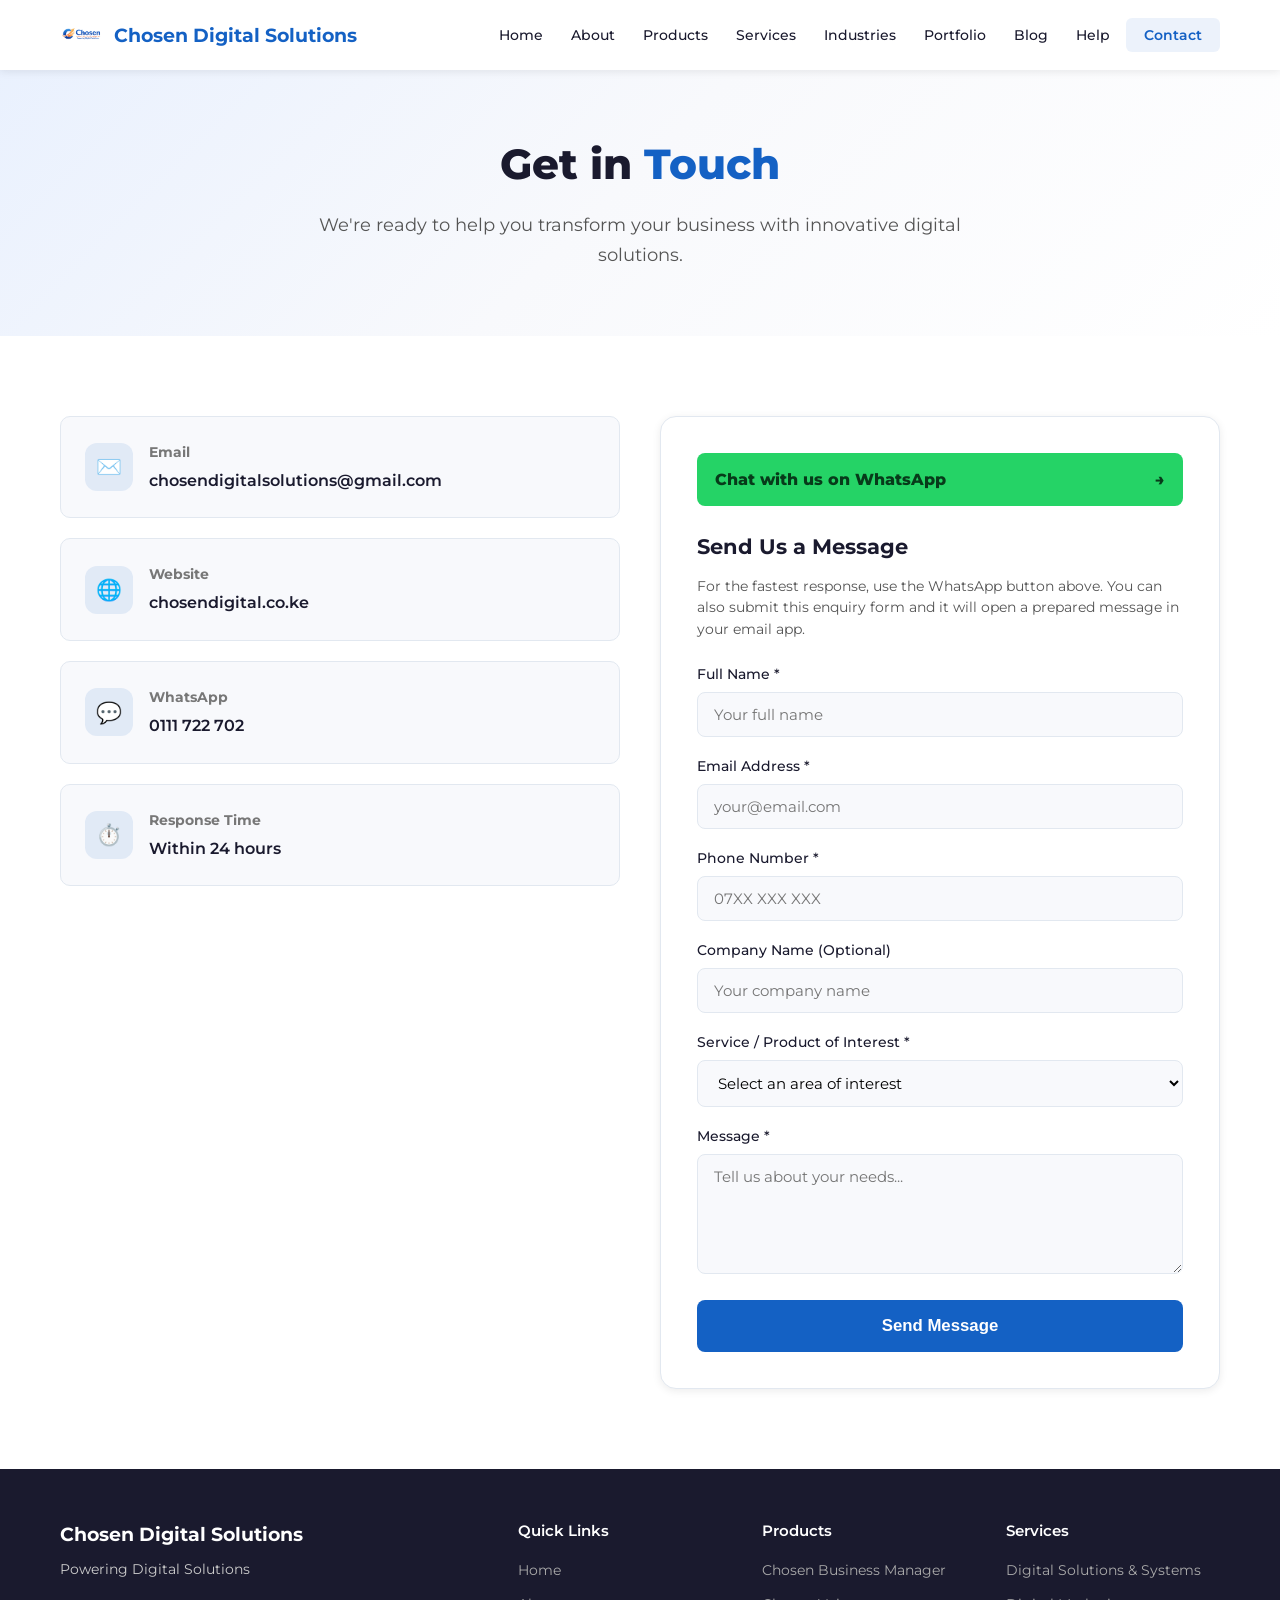
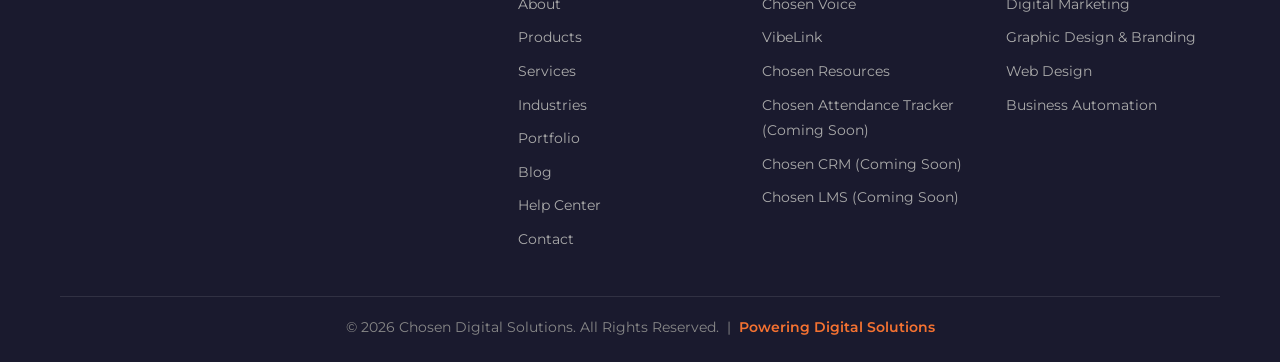
<file: contact.html>
<!DOCTYPE html>
<html lang="en">
<head>
    <meta charset="UTF-8">
    <meta name="viewport" content="width=device-width, initial-scale=1.0">
    <title>Contact Us — Chosen Digital Solutions</title>
    <meta name="description" content="Get in touch with Chosen Digital Solutions for inquiries, demos, quotes, or support.">
    <link rel="icon" type="image/png" href="images/logo.png">
<link rel="preconnect" href="https://fonts.googleapis.com">
<link rel="preconnect" href="https://fonts.gstatic.com" crossorigin>
<link href="https://fonts.googleapis.com/css2?family=Montserrat:wght@400;500;600;700;800&display=swap" rel="stylesheet">
<link rel="stylesheet" href="style.css">
</head>
<body>

    <nav class="navbar">
        <div class="container">
            <a href="index.html" class="nav-brand">
                <img src="images/logo.png" alt="Chosen Digital Solutions Logo">
                <span>Chosen Digital Solutions</span>
            </a>
            <ul class="nav-links" id="navLinks">
                <li><a href="index.html">Home</a></li>
                <li><a href="about.html">About</a></li>
                <li><a href="products.html">Products</a></li>
                <li><a href="services.html">Services</a></li>
                <li><a href="industries.html">Industries</a></li>
                
                <li><a href="portfolio.html">Portfolio</a></li>
                <li><a href="blog.html">Blog</a></li>
                <li><a href="help.html">Help</a></li>
                <li><a href="contact.html" class="btn-nav active">Contact</a></li>
            </ul>
            <button class="hamburger" id="hamburger"><span></span><span></span><span></span></button>
        </div>
    </nav>

    <section class="hero" style="padding-bottom:50px;">
        <div class="container">
            <h1>Get in <span>Touch</span></h1>
            <p>We're ready to help you transform your business with innovative digital solutions.</p>
        </div>
    </section>

    <section class="section">
        <div class="container">
            <div class="contact-grid">
                <!-- Contact Info -->
                <div class="contact-info-cards">
                    <div class="contact-card">
                        <div class="contact-card-icon">✉️</div>
                        <div class="contact-card-text">
                            <h4>Email</h4>
                            <p>chosendigitalsolutions@gmail.com</p>
                        </div>
                    </div>
                    <div class="contact-card">
                        <div class="contact-card-icon">🌐</div>
                        <div class="contact-card-text">
                            <h4>Website</h4>
                            <p>chosendigital.co.ke</p>
                        </div>
                    </div>
                    <div class="contact-card">
                        <div class="contact-card-icon">💬</div>
                        <div class="contact-card-text">
                            <h4>WhatsApp</h4>
                            <p><a href="https://wa.me/254111722702" target="_blank" rel="noopener noreferrer">0111 722 702</a></p>
                        </div>
                    </div>
                    <div class="contact-card">
                        <div class="contact-card-icon">⏱️</div>
                        <div class="contact-card-text">
                            <h4>Response Time</h4>
                            <p>Within 24 hours</p>
                        </div>
                    </div>
                </div>

                <!-- Contact Form -->
                <div class="contact-form">
                    <a class="whatsapp-button" href="https://wa.me/254111722702?text=Hello%20Chosen%20Digital%20Solutions%2C%20I%27d%20like%20to%20make%20an%20enquiry." target="_blank" rel="noopener noreferrer">Chat with us on WhatsApp <span>→</span></a>
                    <h3>Send Us a Message</h3><p class="form-note">For the fastest response, use the WhatsApp button above. You can also submit this enquiry form and it will open a prepared message in your email app.</p>
                    <form id="contactForm">
                        <div class="form-group">
                            <label for="fullName">Full Name *</label>
                            <input type="text" id="fullName" placeholder="Your full name" required>
                        </div>
                        <div class="form-group">
                            <label for="email">Email Address *</label>
                            <input type="email" id="email" placeholder="your@email.com" required>
                        </div>
                        <div class="form-group">
                            <label for="phone">Phone Number *</label>
                            <input type="tel" id="phone" placeholder="07XX XXX XXX" required>
                        </div>
                        <div class="form-group">
                            <label for="companyName">Company Name (Optional)</label>
                            <input type="text" id="companyName" placeholder="Your company name">
                        </div>
                        <div class="form-group">
                            <label for="serviceInterest">Service / Product of Interest *</label>
                            <select id="serviceInterest" required><option value="">Select an area of interest</option><option value="Digital Marketing Strategy">Digital Marketing Strategy</option><option value="Social Media Marketing">Social Media Marketing</option><option value="Content & SEO">Content & SEO</option><option value="Graphic Design & Branding">Graphic Design & Branding</option><option value="Web Design">Web Design</option><option value="Business Automation">Business Automation</option><option value="Digital Solutions">Digital Solutions</option><option value="Chosen Business Manager (CBM)">Chosen Business Manager (CBM)</option><option value="Chosen Voice">Chosen Voice</option><option value="VibeLink">VibeLink</option><option value="Chosen Resources">Chosen Resources</option><option value="Other">Other</option></select>
                        </div>
                        <div class="form-group">
                            <label for="message">Message *</label>
                            <textarea id="message" placeholder="Tell us about your needs..." required></textarea>
                        </div>
                        <button type="submit" class="btn btn-primary btn-lg" style="width:100%;">Send Message</button>
                    </form>
                </div>
            </div>
        </div>
    </section>

    <footer class="footer">
        <div class="container">
            <div class="footer-grid">
                <div class="footer-brand"><h3>Chosen Digital Solutions</h3><p>Powering Digital Solutions</p></div>
                <div class="footer-col"><h4>Quick Links</h4>
                    <ul><li><a href="index.html">Home</a></li><li><a href="about.html">About</a></li><li><a href="products.html">Products</a></li><li><a href="services.html">Services</a></li><li><a href="industries.html">Industries</a></li><li><a href="portfolio.html">Portfolio</a></li><li><a href="blog.html">Blog</a></li><li><a href="help.html">Help Center</a></li><li><a href="contact.html">Contact</a></li></ul>
                </div>
                <div class="footer-col"><h4>Products</h4><ul><li><a href="https://cbm.chosendigital.co.ke" target="_blank" rel="noopener noreferrer">Chosen Business Manager</a></li><li><a href="https://voice.chosendigital.co.ke" target="_blank" rel="noopener noreferrer">Chosen Voice</a></li><li><a href="https://vibelink.chosendigital.co.ke" target="_blank" rel="noopener noreferrer">VibeLink</a></li><li><a href="https://chosenresources.co.ke" target="_blank" rel="noopener noreferrer">Chosen Resources</a></li><li><a href="products.html#coming-soon">Chosen Attendance Tracker (Coming Soon)</a></li><li><a href="products.html#coming-soon">Chosen CRM (Coming Soon)</a></li><li><a href="products.html#coming-soon">Chosen LMS (Coming Soon)</a></li></ul>
                </div>
                <div class="footer-col"><h4>Services</h4>
                    <ul><li><a href="services.html">Digital Solutions & Systems</a></li><li><a href="services.html">Digital Marketing</a></li><li><a href="services.html">Graphic Design & Branding</a></li><li><a href="services.html">Web Design</a></li><li><a href="services.html">Business Automation</a></li></ul>
                </div>
            </div>
            <div class="footer-bottom"><p>&copy; 2026 Chosen Digital Solutions. All Rights Reserved. &nbsp;|&nbsp; <span class="tagline">Powering Digital Solutions</span></p></div>
        </div>
    </footer>

    <script src="script.js"></script>
</body>
</html>
</file>
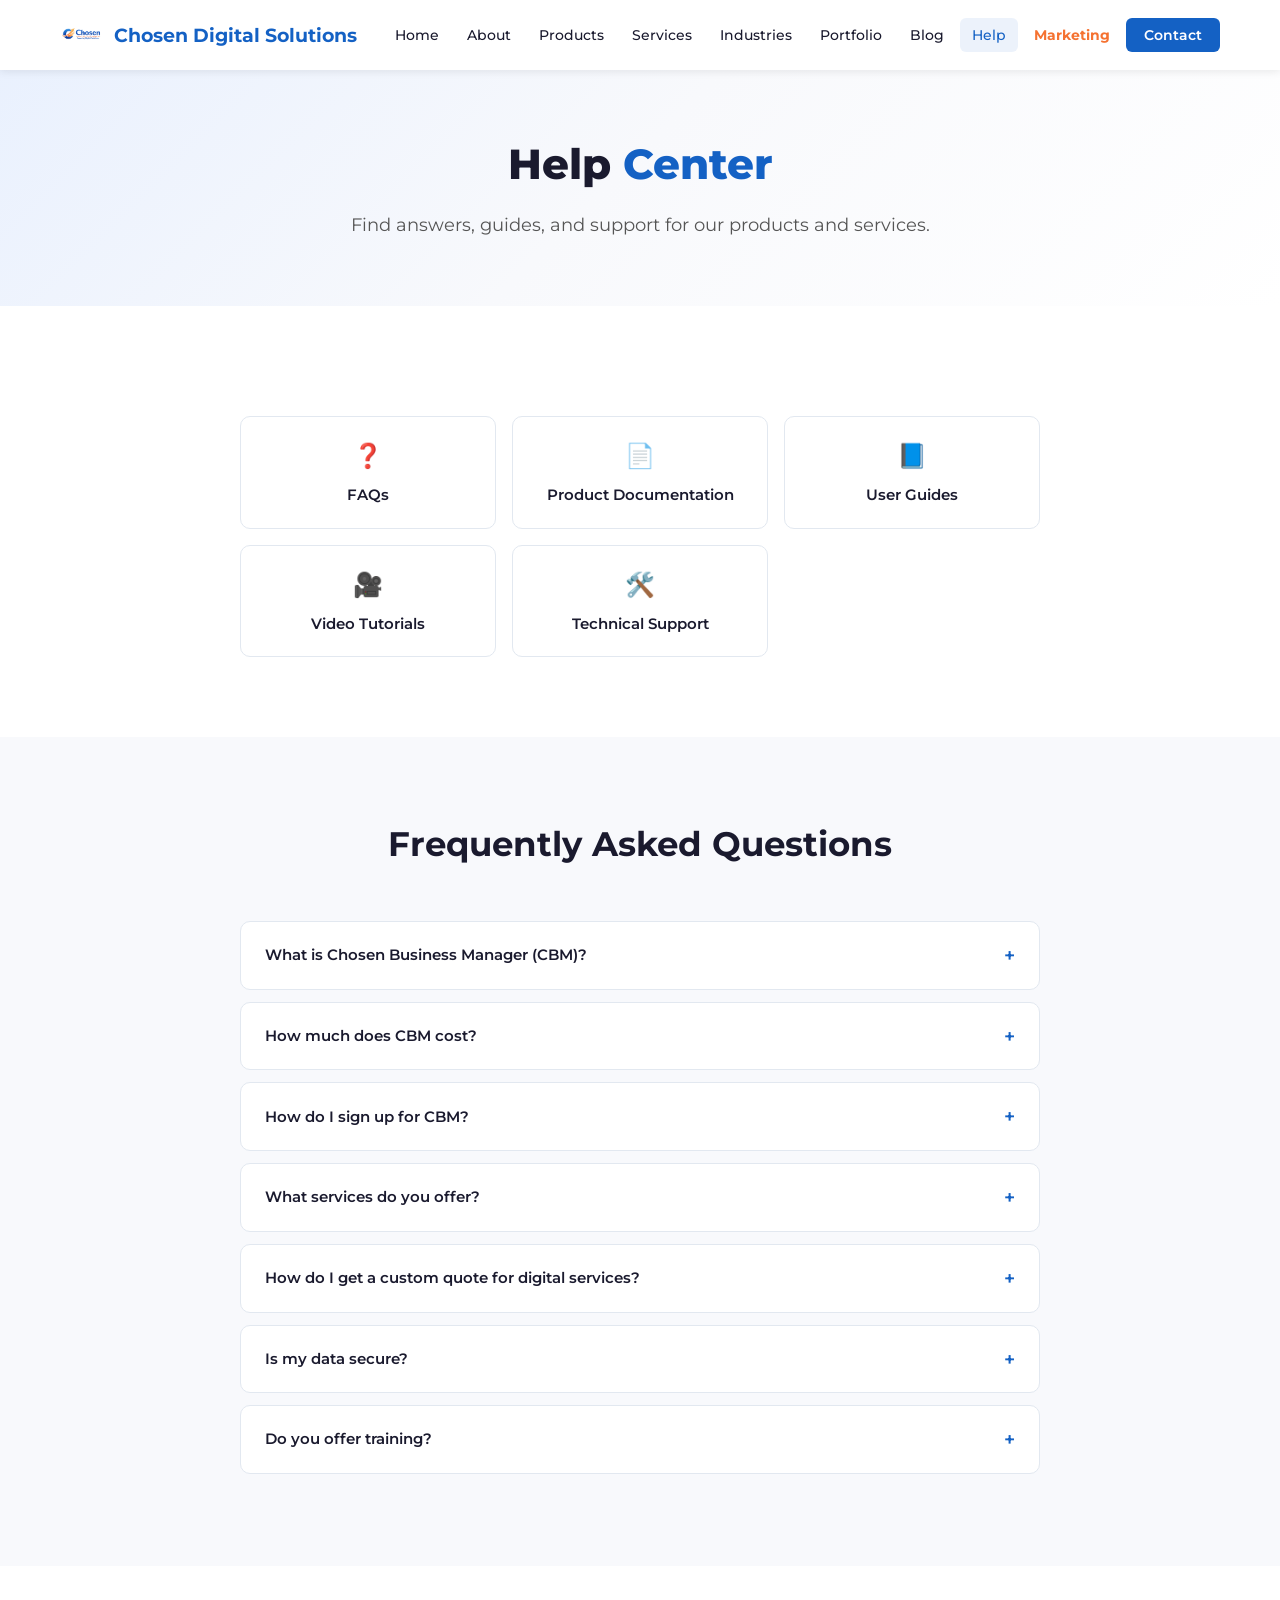
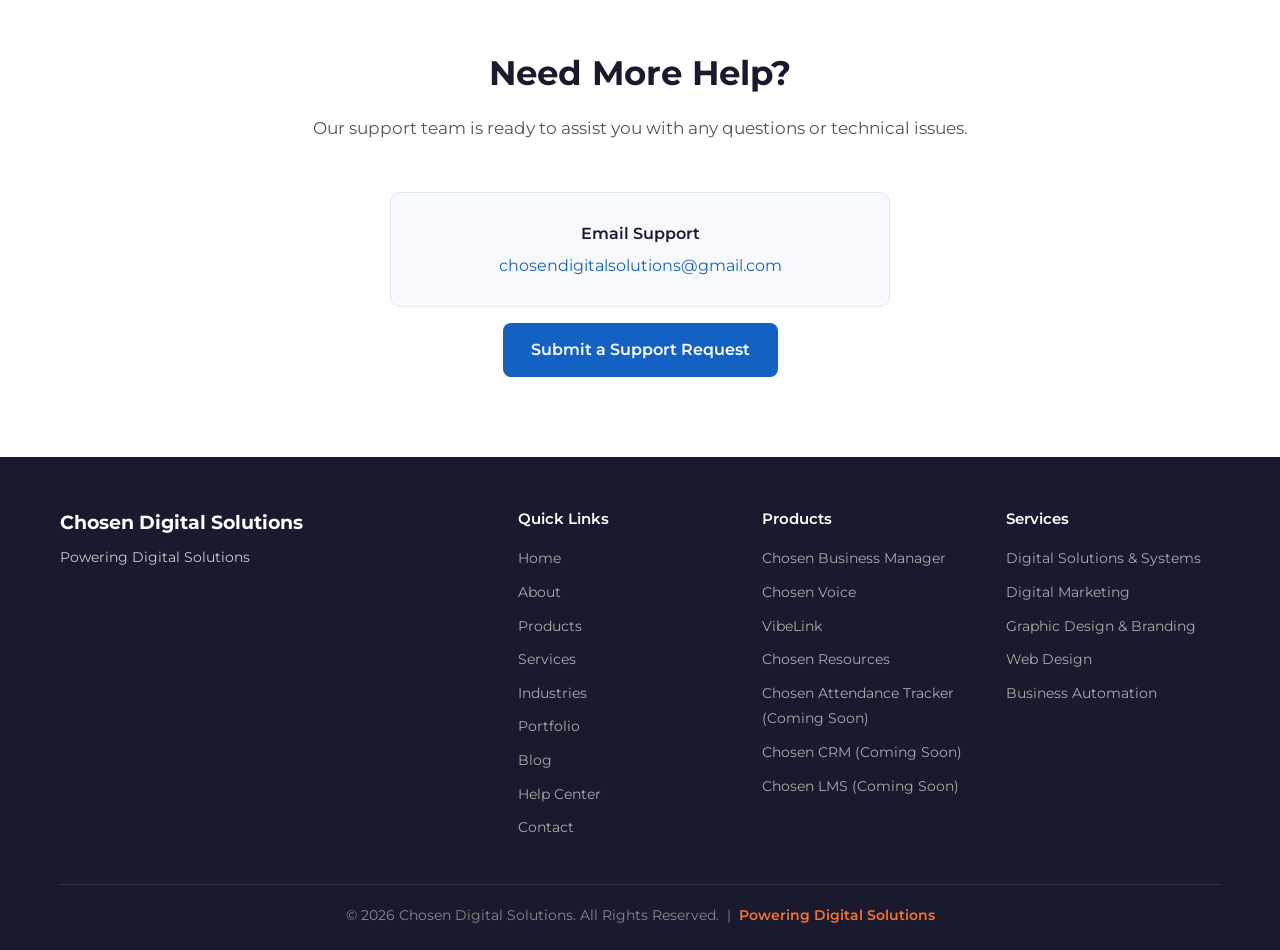
<file: help.html>
<!DOCTYPE html>
<html lang="en">
<head>
    <meta charset="UTF-8">
    <meta name="viewport" content="width=device-width, initial-scale=1.0">
    <title>Help Center — Chosen Digital Solutions</title>
    <meta name="description" content="Access support through FAQs, documentation, user guides, video tutorials, and technical support.">
    <link rel="icon" type="image/png" href="images/logo.png">
<link rel="preconnect" href="https://fonts.googleapis.com">
<link rel="preconnect" href="https://fonts.gstatic.com" crossorigin>
<link href="https://fonts.googleapis.com/css2?family=Montserrat:wght@400;500;600;700;800&display=swap" rel="stylesheet">
<link rel="stylesheet" href="style.css">
</head>
<body>

    <nav class="navbar">
        <div class="container">
            <a href="index.html" class="nav-brand">
                <img src="images/logo.png" alt="Chosen Digital Solutions Logo">
                <span>Chosen Digital Solutions</span>
            </a>
            <ul class="nav-links" id="navLinks">
                <li><a href="index.html">Home</a></li>
                <li><a href="about.html">About</a></li>
                <li><a href="products.html">Products</a></li>
                <li><a href="services.html">Services</a></li>
                <li><a href="industries.html">Industries</a></li>
                
                <li><a href="portfolio.html">Portfolio</a></li>
                <li><a href="blog.html">Blog</a></li>
                <li><a href="help.html" class="active">Help</a></li>
                <li><a href="https://marketing.chosendigital.co.ke" class="marketing-nav" target="_blank" rel="noopener noreferrer">Marketing</a></li><li><a href="contact.html" class="btn-nav">Contact</a></li>
            </ul>
            <button class="hamburger" id="hamburger"><span></span><span></span><span></span></button>
        </div>
    </nav>

    <section class="hero" style="padding-bottom:50px;">
        <div class="container">
            <h1>Help <span>Center</span></h1>
            <p>Find answers, guides, and support for our products and services.</p>
        </div>
    </section>

    <!-- Help Links -->
    <section class="section">
        <div class="container">
            <div class="help-links">
                <a href="#faqs" class="help-link">
                    <div class="icon">❓</div>
                    <h4>FAQs</h4>
                </a>
                <a href="#docs" class="help-link">
                    <div class="icon">📄</div>
                    <h4>Product Documentation</h4>
                </a>
                <a href="#guides" class="help-link">
                    <div class="icon">📘</div>
                    <h4>User Guides</h4>
                </a>
                <a href="#tutorials" class="help-link">
                    <div class="icon">🎥</div>
                    <h4>Video Tutorials</h4>
                </a>
                <a href="#support" class="help-link">
                    <div class="icon">🛠️</div>
                    <h4>Technical Support</h4>
                </a>
            </div>
        </div>
    </section>

    <!-- FAQs -->
    <section class="section section-alt" id="faqs">
        <div class="container">
            <div class="section-header">
                <h2>Frequently Asked Questions</h2>
            </div>
            <div class="faq-list">
                <details class="faq-item">
                    <summary>What is Chosen Business Manager (CBM)?</summary>
                    <div class="faq-answer">Chosen Business Manager (CBM) is an all-in-one business management system that helps businesses manage daily operations efficiently from a single platform. It includes sales management, inventory tracking, expense tracking, customer management, reports, and more.</div>
                </details>
                <details class="faq-item">
                    <summary>How much does CBM cost?</summary>
                    <div class="faq-answer">CBM is available at KSh 300 per month. You also get a 1-month free trial to test all features before subscribing.</div>
                </details>
                <details class="faq-item">
                    <summary>How do I sign up for CBM?</summary>
                    <div class="faq-answer">Visit <a href="https://cbm.chosendigital.co.ke" target="_blank" rel="noopener noreferrer" style="color:var(--primary-blue);">cbm.chosendigital.co.ke</a>, click "Create Account," and follow the onboarding steps. You'll get a 1-month free trial with full access to all features.</div>
                </details>
                <details class="faq-item">
                    <summary>What services do you offer?</summary>
                    <div class="faq-answer">We offer Digital Solutions & Systems, Digital Marketing, Graphic Design & Branding, Web Design, and Business Automation. Visit our <a href="services.html" style="color:var(--primary-blue);">Services page</a> for full details.</div>
                </details>
                <details class="faq-item">
                    <summary>How do I get a custom quote for digital services?</summary>
                    <div class="faq-answer">Simply <a href="contact.html" style="color:var(--primary-blue);">contact us</a> through our contact form or reach out via email at chosendigitalsolutions@gmail.com. We'll provide a tailored quotation based on your needs.</div>
                </details>
                <details class="faq-item">
                    <summary>Is my data secure?</summary>
                    <div class="faq-answer">Yes. All our software products use secure cloud backup with role-based access control to ensure your business data is protected at all times.</div>
                </details>
                <details class="faq-item">
                    <summary>Do you offer training?</summary>
                    <div class="faq-answer">Yes! We offer digital marketing training, software onboarding training, and business automation consultation. Contact us to schedule a session.</div>
                </details>
            </div>
        </div>
    </section>

    <!-- Technical Support -->
    <section class="section" id="support">
        <div class="container">
            <div class="section-header">
                <h2>Need More Help?</h2>
                <p>Our support team is ready to assist you with any questions or technical issues.</p>
            </div>
            <div style="text-align:center; max-width:500px; margin:0 auto;">
                <div style="background:var(--bg-light); border:1px solid var(--border-color); border-radius:var(--radius); padding:28px; margin-bottom:16px;">
                    <p style="font-weight:600; margin-bottom:6px;">Email Support</p>
                    <p style="color:var(--primary-blue);">chosendigitalsolutions@gmail.com</p>
                </div>
                <a href="contact.html" class="btn btn-primary">Submit a Support Request</a>
            </div>
        </div>
    </section>

    <footer class="footer">
        <div class="container">
            <div class="footer-grid">
                <div class="footer-brand"><h3>Chosen Digital Solutions</h3><p>Powering Digital Solutions</p></div>
                <div class="footer-col"><h4>Quick Links</h4>
                    <ul><li><a href="index.html">Home</a></li><li><a href="about.html">About</a></li><li><a href="products.html">Products</a></li><li><a href="services.html">Services</a></li><li><a href="industries.html">Industries</a></li><li><a href="portfolio.html">Portfolio</a></li><li><a href="blog.html">Blog</a></li><li><a href="help.html">Help Center</a></li><li><a href="contact.html">Contact</a></li></ul>
                </div>
                <div class="footer-col"><h4>Products</h4><ul><li><a href="https://cbm.chosendigital.co.ke" target="_blank" rel="noopener noreferrer">Chosen Business Manager</a></li><li><a href="https://voice.chosendigital.co.ke" target="_blank" rel="noopener noreferrer">Chosen Voice</a></li><li><a href="https://vibelink.chosendigital.co.ke" target="_blank" rel="noopener noreferrer">VibeLink</a></li><li><a href="https://chosenresources.co.ke" target="_blank" rel="noopener noreferrer">Chosen Resources</a></li><li><a href="products.html#coming-soon">Chosen Attendance Tracker (Coming Soon)</a></li><li><a href="products.html#coming-soon">Chosen CRM (Coming Soon)</a></li><li><a href="products.html#coming-soon">Chosen LMS (Coming Soon)</a></li></ul>
                </div>
                <div class="footer-col"><h4>Services</h4>
                    <ul><li><a href="services.html">Digital Solutions & Systems</a></li><li><a href="services.html">Digital Marketing</a></li><li><a href="services.html">Graphic Design & Branding</a></li><li><a href="services.html">Web Design</a></li><li><a href="services.html">Business Automation</a></li></ul>
                </div>
            </div>
            <div class="footer-bottom"><p>&copy; 2026 Chosen Digital Solutions. All Rights Reserved. &nbsp;|&nbsp; <span class="tagline">Powering Digital Solutions</span></p></div>
        </div>
    </footer>

    <script src="script.js"></script>
</body>
</html>
</file>
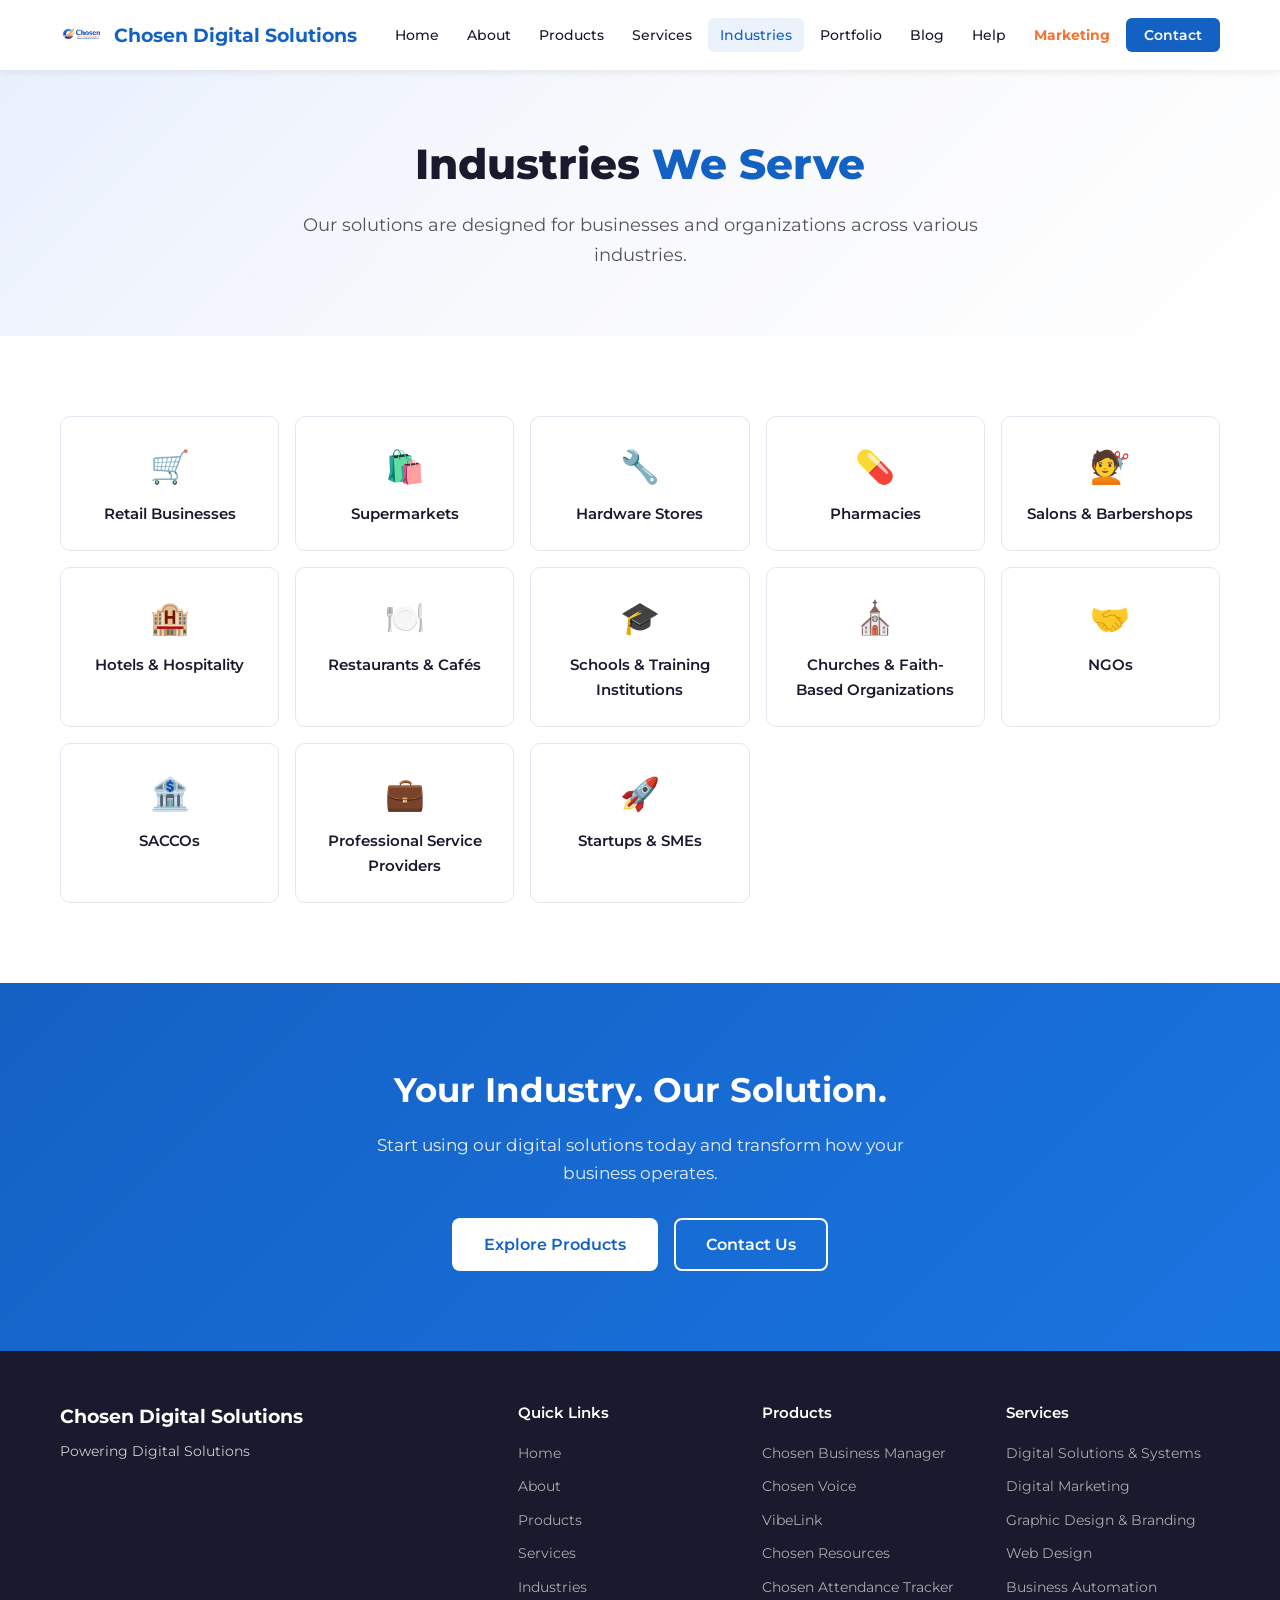
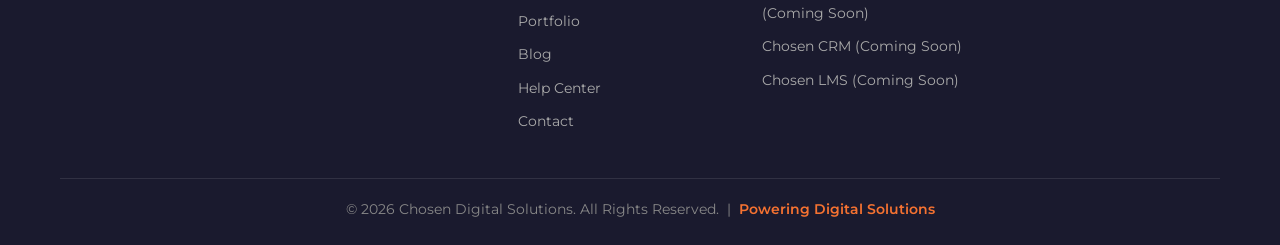
<file: industries.html>
<!DOCTYPE html>
<html lang="en">
<head>
    <meta charset="UTF-8">
    <meta name="viewport" content="width=device-width, initial-scale=1.0">
    <title>Industries — Chosen Digital Solutions</title>
    <meta name="description" content="Our solutions serve businesses across retail, hospitality, education, healthcare, and more.">
    <link rel="icon" type="image/png" href="images/logo.png">
<link rel="preconnect" href="https://fonts.googleapis.com">
<link rel="preconnect" href="https://fonts.gstatic.com" crossorigin>
<link href="https://fonts.googleapis.com/css2?family=Montserrat:wght@400;500;600;700;800&display=swap" rel="stylesheet">
<link rel="stylesheet" href="style.css">
</head>
<body>

    <nav class="navbar">
        <div class="container">
            <a href="index.html" class="nav-brand">
                <img src="images/logo.png" alt="Chosen Digital Solutions Logo">
                <span>Chosen Digital Solutions</span>
            </a>
            <ul class="nav-links" id="navLinks">
                <li><a href="index.html">Home</a></li>
                <li><a href="about.html">About</a></li>
                <li><a href="products.html">Products</a></li>
                <li><a href="services.html">Services</a></li>
                <li><a href="industries.html" class="active">Industries</a></li>
                
                <li><a href="portfolio.html">Portfolio</a></li>
                <li><a href="blog.html">Blog</a></li>
                <li><a href="help.html">Help</a></li>
                <li><a href="https://marketing.chosendigital.co.ke" class="marketing-nav" target="_blank" rel="noopener noreferrer">Marketing</a></li><li><a href="contact.html" class="btn-nav">Contact</a></li>
            </ul>
            <button class="hamburger" id="hamburger"><span></span><span></span><span></span></button>
        </div>
    </nav>

    <section class="hero" style="padding-bottom:50px;">
        <div class="container">
            <h1>Industries <span>We Serve</span></h1>
            <p>Our solutions are designed for businesses and organizations across various industries.</p>
        </div>
    </section>

    <section class="section">
        <div class="container">
            <div class="industries-grid">
                <div class="industry-card"><div class="icon">🛒</div><h4>Retail Businesses</h4></div>
                <div class="industry-card"><div class="icon">🛍️</div><h4>Supermarkets</h4></div>
                <div class="industry-card"><div class="icon">🔧</div><h4>Hardware Stores</h4></div>
                <div class="industry-card"><div class="icon">💊</div><h4>Pharmacies</h4></div>
                <div class="industry-card"><div class="icon">💇</div><h4>Salons & Barbershops</h4></div>
                <div class="industry-card"><div class="icon">🏨</div><h4>Hotels & Hospitality</h4></div>
                <div class="industry-card"><div class="icon">🍽️</div><h4>Restaurants & Cafés</h4></div>
                <div class="industry-card"><div class="icon">🎓</div><h4>Schools & Training Institutions</h4></div>
                <div class="industry-card"><div class="icon">⛪</div><h4>Churches & Faith-Based Organizations</h4></div>
                <div class="industry-card"><div class="icon">🤝</div><h4>NGOs</h4></div>
                <div class="industry-card"><div class="icon">🏦</div><h4>SACCOs</h4></div>
                <div class="industry-card"><div class="icon">💼</div><h4>Professional Service Providers</h4></div>
                <div class="industry-card"><div class="icon">🚀</div><h4>Startups & SMEs</h4></div>
            </div>
        </div>
    </section>

    <section class="cta-section">
        <div class="container">
            <h2>Your Industry. Our Solution.</h2>
            <p>Start using our digital solutions today and transform how your business operates.</p>
            <div class="cta-buttons">
                <a href="products.html" class="btn-white">Explore Products</a>
                <a href="contact.html" class="btn-outline-white">Contact Us</a>
            </div>
        </div>
    </section>

    <footer class="footer">
        <div class="container">
            <div class="footer-grid">
                <div class="footer-brand">
                    <h3>Chosen Digital Solutions</h3>
                    <p>Powering Digital Solutions</p>
                </div>
                <div class="footer-col">
                    <h4>Quick Links</h4>
                    <ul>
                        <li><a href="index.html">Home</a></li><li><a href="about.html">About</a></li>
                        <li><a href="products.html">Products</a></li><li><a href="services.html">Services</a></li>
                        <li><a href="industries.html">Industries</a></li>
                        <li><a href="portfolio.html">Portfolio</a></li><li><a href="blog.html">Blog</a></li>
                        <li><a href="help.html">Help Center</a></li><li><a href="contact.html">Contact</a></li>
                    </ul>
                </div>
                <div class="footer-col">
                    <h4>Products</h4><ul><li><a href="https://cbm.chosendigital.co.ke" target="_blank" rel="noopener noreferrer">Chosen Business Manager</a></li><li><a href="https://voice.chosendigital.co.ke" target="_blank" rel="noopener noreferrer">Chosen Voice</a></li><li><a href="https://vibelink.chosendigital.co.ke" target="_blank" rel="noopener noreferrer">VibeLink</a></li><li><a href="https://chosenresources.co.ke" target="_blank" rel="noopener noreferrer">Chosen Resources</a></li><li><a href="products.html#coming-soon">Chosen Attendance Tracker (Coming Soon)</a></li><li><a href="products.html#coming-soon">Chosen CRM (Coming Soon)</a></li><li><a href="products.html#coming-soon">Chosen LMS (Coming Soon)</a></li></ul>
                </div>
                <div class="footer-col">
                    <h4>Services</h4>
                    <ul>
                        <li><a href="services.html">Digital Solutions & Systems</a></li>
                        <li><a href="services.html">Digital Marketing</a></li>
                        <li><a href="services.html">Graphic Design & Branding</a></li>
                        <li><a href="services.html">Web Design</a></li>
                        <li><a href="services.html">Business Automation</a></li>
                    </ul>
                </div>
            </div>
            <div class="footer-bottom">
                <p>&copy; 2026 Chosen Digital Solutions. All Rights Reserved. &nbsp;|&nbsp; <span class="tagline">Powering Digital Solutions</span></p>
            </div>
        </div>
    </footer>

    <script src="script.js"></script>
</body>
</html>
</file>
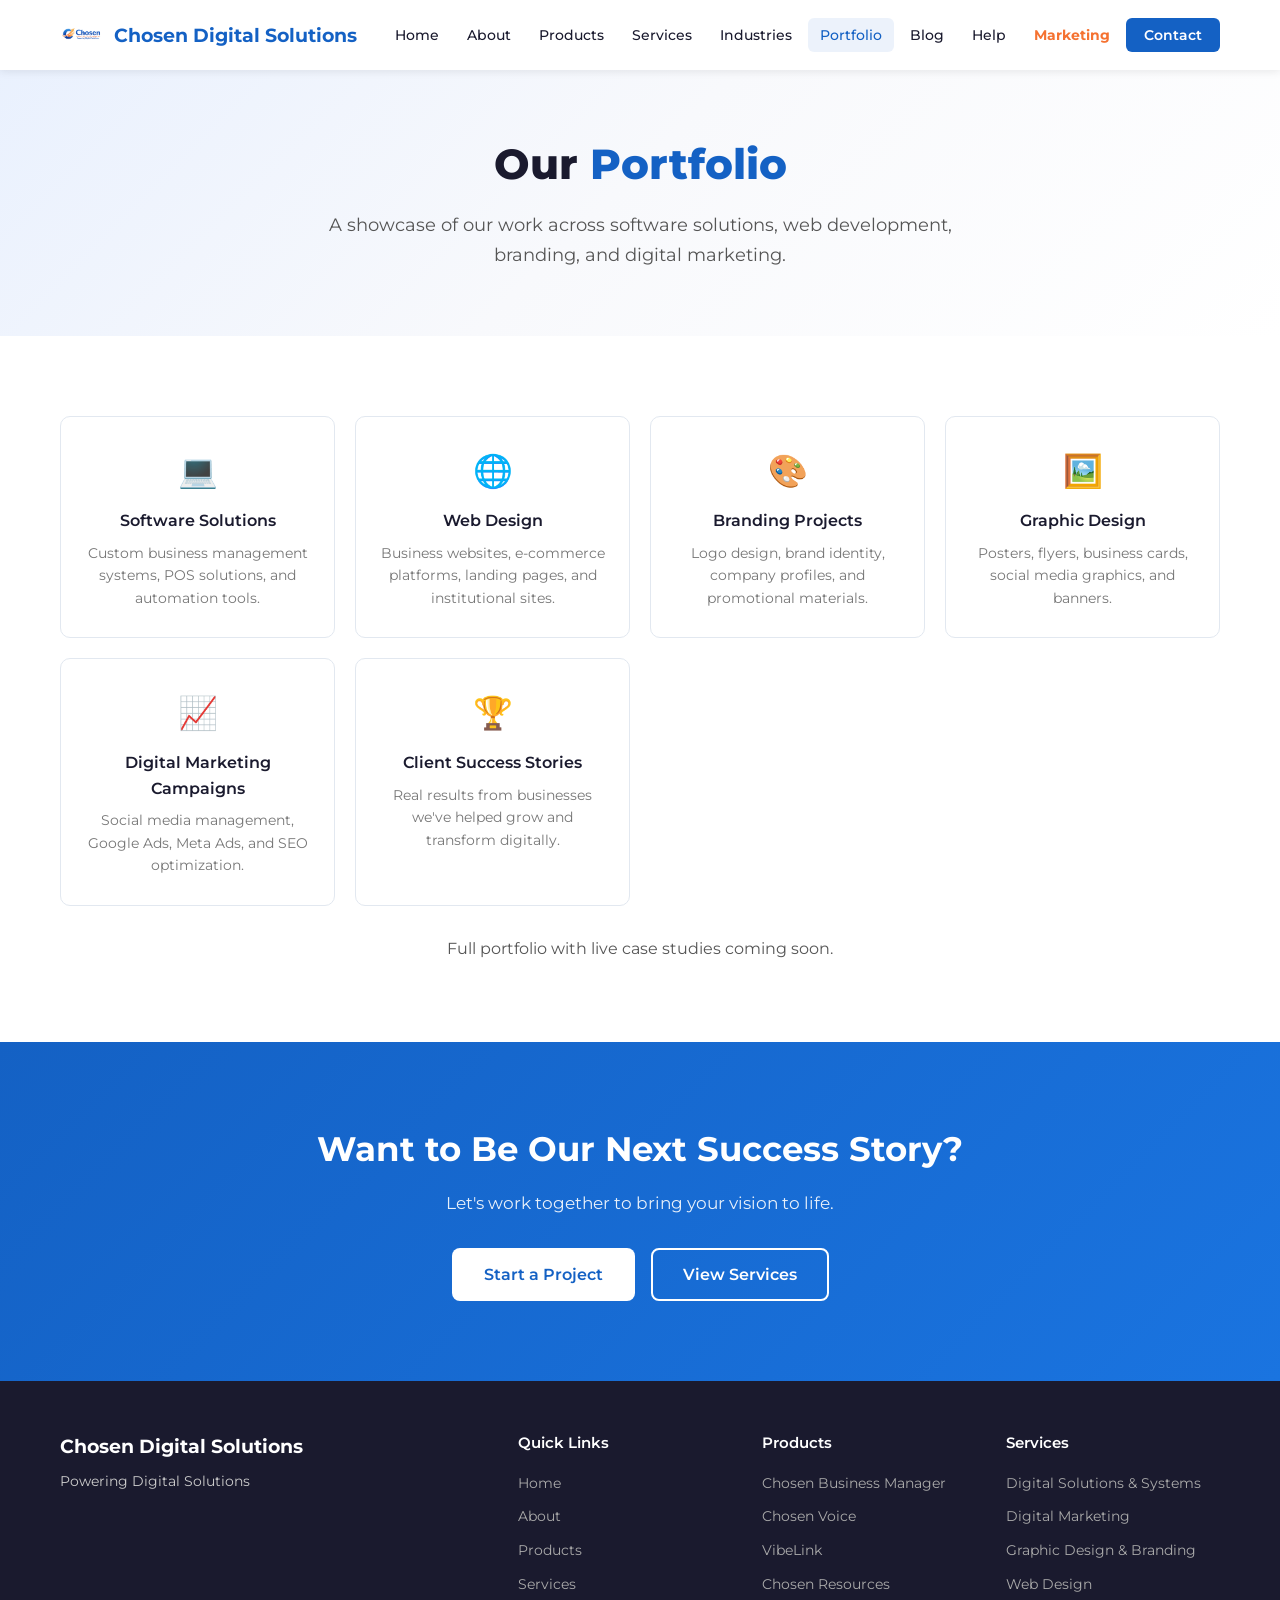
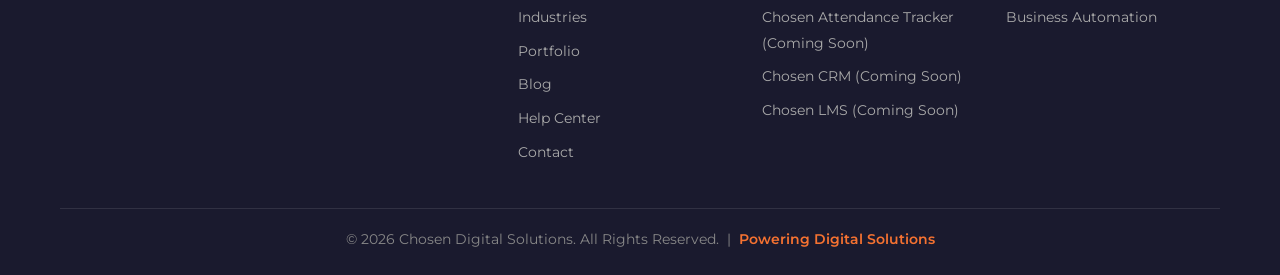
<file: portfolio.html>
<!DOCTYPE html>
<html lang="en">
<head>
    <meta charset="UTF-8">
    <meta name="viewport" content="width=device-width, initial-scale=1.0">
    <title>Portfolio — Chosen Digital Solutions</title>
    <meta name="description" content="Explore our work in software solutions, website development, branding, and digital marketing.">
    <link rel="icon" type="image/png" href="images/logo.png">
<link rel="preconnect" href="https://fonts.googleapis.com">
<link rel="preconnect" href="https://fonts.gstatic.com" crossorigin>
<link href="https://fonts.googleapis.com/css2?family=Montserrat:wght@400;500;600;700;800&display=swap" rel="stylesheet">
<link rel="stylesheet" href="style.css">
</head>
<body>

    <nav class="navbar">
        <div class="container">
            <a href="index.html" class="nav-brand">
                <img src="images/logo.png" alt="Chosen Digital Solutions Logo">
                <span>Chosen Digital Solutions</span>
            </a>
            <ul class="nav-links" id="navLinks">
                <li><a href="index.html">Home</a></li>
                <li><a href="about.html">About</a></li>
                <li><a href="products.html">Products</a></li>
                <li><a href="services.html">Services</a></li>
                <li><a href="industries.html">Industries</a></li>
                
                <li><a href="portfolio.html" class="active">Portfolio</a></li>
                <li><a href="blog.html">Blog</a></li>
                <li><a href="help.html">Help</a></li>
                <li><a href="https://marketing.chosendigital.co.ke" class="marketing-nav" target="_blank" rel="noopener noreferrer">Marketing</a></li><li><a href="contact.html" class="btn-nav">Contact</a></li>
            </ul>
            <button class="hamburger" id="hamburger"><span></span><span></span><span></span></button>
        </div>
    </nav>

    <section class="hero" style="padding-bottom:50px;">
        <div class="container">
            <h1>Our <span>Portfolio</span></h1>
            <p>A showcase of our work across software solutions, web development, branding, and digital marketing.</p>
        </div>
    </section>

    <section class="section">
        <div class="container">
            <div class="portfolio-grid">
                <div class="portfolio-item">
                    <div class="icon">💻</div>
                    <h4>Software Solutions</h4>
                    <p>Custom business management systems, POS solutions, and automation tools.</p>
                </div>
                <div class="portfolio-item">
                    <div class="icon">🌐</div>
                    <h4>Web Design</h4>
                    <p>Business websites, e-commerce platforms, landing pages, and institutional sites.</p>
                </div>
                <div class="portfolio-item">
                    <div class="icon">🎨</div>
                    <h4>Branding Projects</h4>
                    <p>Logo design, brand identity, company profiles, and promotional materials.</p>
                </div>
                <div class="portfolio-item">
                    <div class="icon">🖼️</div>
                    <h4>Graphic Design</h4>
                    <p>Posters, flyers, business cards, social media graphics, and banners.</p>
                </div>
                <div class="portfolio-item">
                    <div class="icon">📈</div>
                    <h4>Digital Marketing Campaigns</h4>
                    <p>Social media management, Google Ads, Meta Ads, and SEO optimization.</p>
                </div>
                <div class="portfolio-item">
                    <div class="icon">🏆</div>
                    <h4>Client Success Stories</h4>
                    <p>Real results from businesses we've helped grow and transform digitally.</p>
                </div>
            </div>
            <p style="text-align:center; margin-top:30px; color:var(--text-gray);">Full portfolio with live case studies coming soon.</p>
        </div>
    </section>

    <section class="cta-section">
        <div class="container">
            <h2>Want to Be Our Next Success Story?</h2>
            <p>Let's work together to bring your vision to life.</p>
            <div class="cta-buttons">
                <a href="contact.html" class="btn-white">Start a Project</a>
                <a href="services.html" class="btn-outline-white">View Services</a>
            </div>
        </div>
    </section>

    <footer class="footer">
        <div class="container">
            <div class="footer-grid">
                <div class="footer-brand"><h3>Chosen Digital Solutions</h3><p>Powering Digital Solutions</p></div>
                <div class="footer-col"><h4>Quick Links</h4>
                    <ul><li><a href="index.html">Home</a></li><li><a href="about.html">About</a></li><li><a href="products.html">Products</a></li><li><a href="services.html">Services</a></li><li><a href="industries.html">Industries</a></li><li><a href="portfolio.html">Portfolio</a></li><li><a href="blog.html">Blog</a></li><li><a href="help.html">Help Center</a></li><li><a href="contact.html">Contact</a></li></ul>
                </div>
                <div class="footer-col"><h4>Products</h4><ul><li><a href="https://cbm.chosendigital.co.ke" target="_blank" rel="noopener noreferrer">Chosen Business Manager</a></li><li><a href="https://voice.chosendigital.co.ke" target="_blank" rel="noopener noreferrer">Chosen Voice</a></li><li><a href="https://vibelink.chosendigital.co.ke" target="_blank" rel="noopener noreferrer">VibeLink</a></li><li><a href="https://chosenresources.co.ke" target="_blank" rel="noopener noreferrer">Chosen Resources</a></li><li><a href="products.html#coming-soon">Chosen Attendance Tracker (Coming Soon)</a></li><li><a href="products.html#coming-soon">Chosen CRM (Coming Soon)</a></li><li><a href="products.html#coming-soon">Chosen LMS (Coming Soon)</a></li></ul>
                </div>
                <div class="footer-col"><h4>Services</h4>
                    <ul><li><a href="services.html">Digital Solutions & Systems</a></li><li><a href="services.html">Digital Marketing</a></li><li><a href="services.html">Graphic Design & Branding</a></li><li><a href="services.html">Web Design</a></li><li><a href="services.html">Business Automation</a></li></ul>
                </div>
            </div>
            <div class="footer-bottom"><p>&copy; 2026 Chosen Digital Solutions. All Rights Reserved. &nbsp;|&nbsp; <span class="tagline">Powering Digital Solutions</span></p></div>
        </div>
    </footer>

    <script src="script.js"></script>
</body>
</html>
</file>
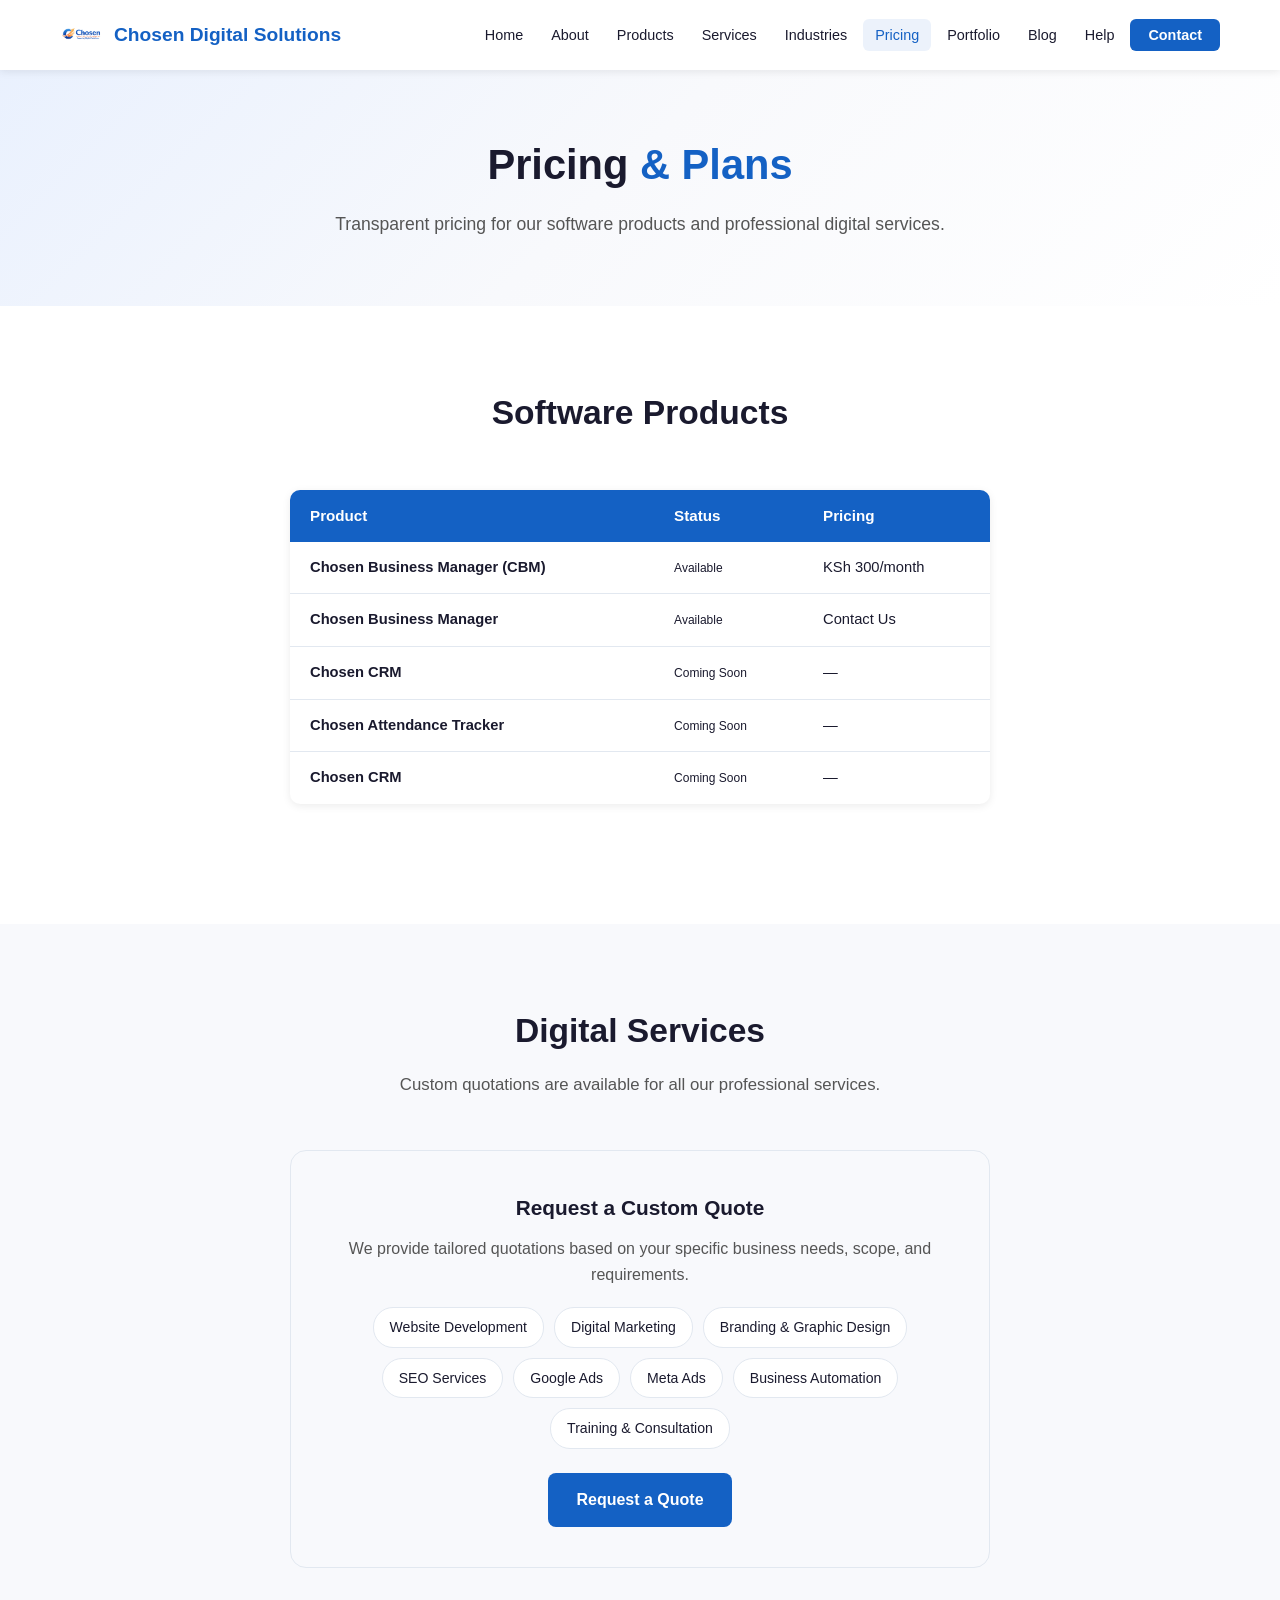
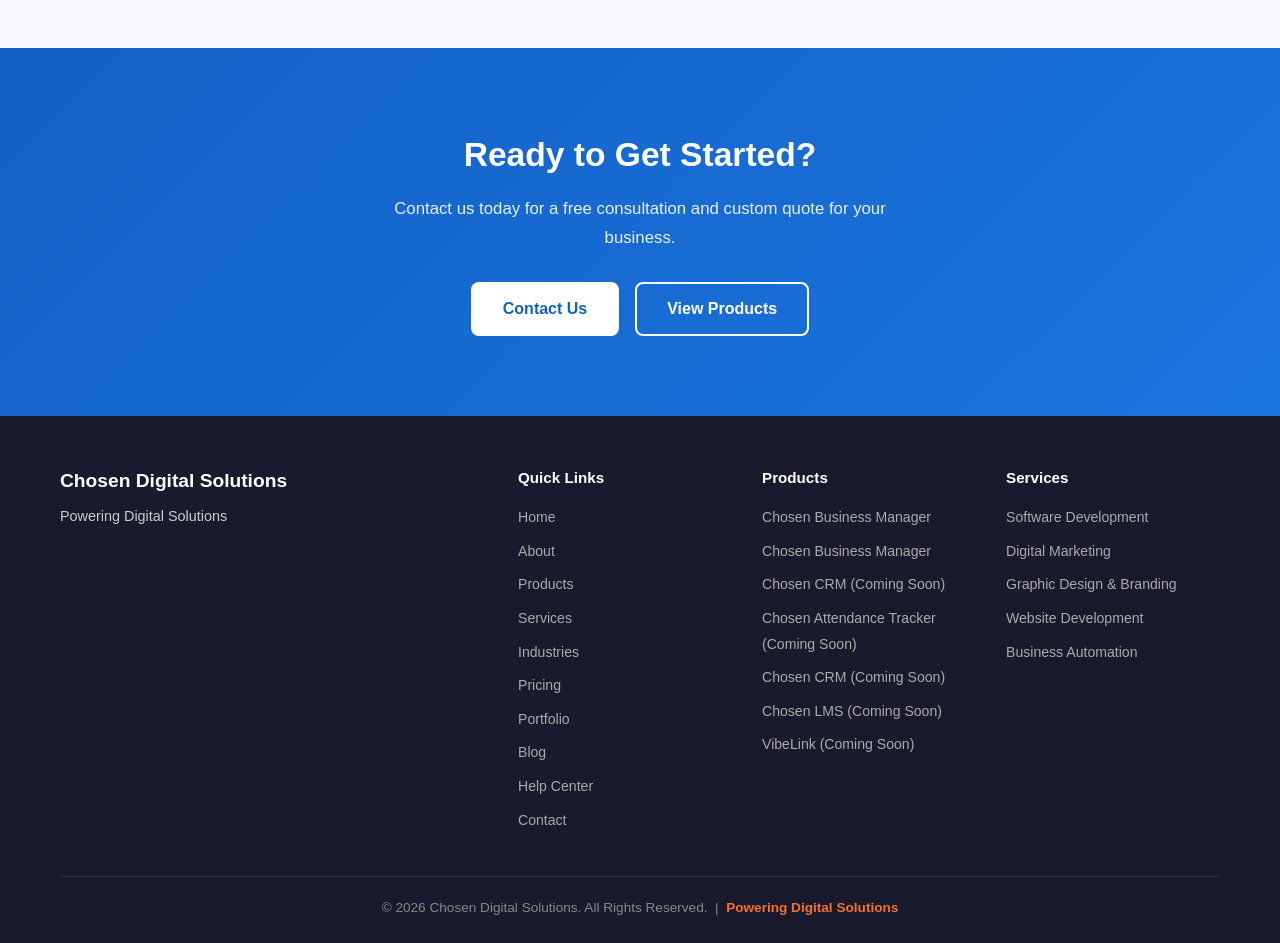
<file: pricing.html>
<!DOCTYPE html>
<html lang="en">
<head>
    <meta charset="UTF-8">
    <meta name="viewport" content="width=device-width, initial-scale=1.0">
    <title>Pricing — Chosen Digital Solutions</title>
    <meta name="description" content="Transparent pricing for our software products and digital services.">
    <link rel="stylesheet" href="style.css">
</head>
<body>

    <nav class="navbar">
        <div class="container">
            <a href="index.html" class="nav-brand">
                <img src="images/logo.png" alt="Chosen Digital Solutions Logo">
                <span>Chosen Digital Solutions</span>
            </a>
            <ul class="nav-links" id="navLinks">
                <li><a href="index.html">Home</a></li>
                <li><a href="about.html">About</a></li>
                <li><a href="products.html">Products</a></li>
                <li><a href="services.html">Services</a></li>
                <li><a href="industries.html">Industries</a></li>
                <li><a href="pricing.html" class="active">Pricing</a></li>
                <li><a href="portfolio.html">Portfolio</a></li>
                <li><a href="blog.html">Blog</a></li>
                <li><a href="help.html">Help</a></li>
                <li><a href="contact.html" class="btn-nav">Contact</a></li>
            </ul>
            <button class="hamburger" id="hamburger"><span></span><span></span><span></span></button>
        </div>
    </nav>

    <section class="hero" style="padding-bottom:50px;">
        <div class="container">
            <h1>Pricing <span>& Plans</span></h1>
            <p>Transparent pricing for our software products and professional digital services.</p>
        </div>
    </section>

    <!-- Software Pricing -->
    <section class="section">
        <div class="container">
            <div class="section-header">
                <h2>Software Products</h2>
            </div>
            <table class="pricing-table" style="max-width:700px; margin:0 auto 40px;">
                <tr><th>Product</th><th>Status</th><th>Pricing</th></tr>
                <tr><td><strong>Chosen Business Manager (CBM)</strong></td><td><span class="status available" style="font-size:0.75rem;">Available</span></td><td>KSh 300/month</td></tr>
                <tr><td><strong>Chosen Business Manager</strong></td><td><span class="status available" style="font-size:0.75rem;">Available</span></td><td>Contact Us</td></tr>
                <tr><td><strong>Chosen CRM</strong></td><td><span class="status coming-soon" style="font-size:0.75rem;">Coming Soon</span></td><td>—</td></tr>
                <tr><td><strong>Chosen Attendance Tracker</strong></td><td><span class="status coming-soon" style="font-size:0.75rem;">Coming Soon</span></td><td>—</td></tr>
                <tr><td><strong>Chosen CRM</strong></td><td><span class="status coming-soon" style="font-size:0.75rem;">Coming Soon</span></td><td>—</td></tr>
            </table>
        </div>
    </section>

    <!-- Digital Services Pricing -->
    <section class="section section-alt">
        <div class="container">
            <div class="section-header">
                <h2>Digital Services</h2>
                <p>Custom quotations are available for all our professional services.</p>
            </div>
            <div class="pricing-quote">
                <h3>Request a Custom Quote</h3>
                <p>We provide tailored quotations based on your specific business needs, scope, and requirements.</p>
                <div class="services-list">
                    <span>Website Development</span>
                    <span>Digital Marketing</span>
                    <span>Branding & Graphic Design</span>
                    <span>SEO Services</span>
                    <span>Google Ads</span>
                    <span>Meta Ads</span>
                    <span>Business Automation</span>
                    <span>Training & Consultation</span>
                </div>
                <a href="contact.html" class="btn btn-primary">Request a Quote</a>
            </div>
        </div>
    </section>

    <section class="cta-section">
        <div class="container">
            <h2>Ready to Get Started?</h2>
            <p>Contact us today for a free consultation and custom quote for your business.</p>
            <div class="cta-buttons">
                <a href="contact.html" class="btn-white">Contact Us</a>
                <a href="products.html" class="btn-outline-white">View Products</a>
            </div>
        </div>
    </section>

    <footer class="footer">
        <div class="container">
            <div class="footer-grid">
                <div class="footer-brand">
                    <h3>Chosen Digital Solutions</h3>
                    <p>Powering Digital Solutions</p>
                </div>
                <div class="footer-col">
                    <h4>Quick Links</h4>
                    <ul>
                        <li><a href="index.html">Home</a></li><li><a href="about.html">About</a></li>
                        <li><a href="products.html">Products</a></li><li><a href="services.html">Services</a></li>
                        <li><a href="industries.html">Industries</a></li><li><a href="pricing.html">Pricing</a></li>
                        <li><a href="portfolio.html">Portfolio</a></li><li><a href="blog.html">Blog</a></li>
                        <li><a href="help.html">Help Center</a></li><li><a href="contact.html">Contact</a></li>
                    </ul>
                </div>
                <div class="footer-col">
                    <h4>Products</h4>
                    <ul>
                        <li><a href="https://cbm.chosendigital.co.ke" target="_blank" rel="noopener noreferrer">Chosen Business Manager</a></li>
                        <li><a href="https://cbm.chosendigital.co.ke" target="_blank" rel="noopener noreferrer">Chosen Business Manager</a></li>
                        <li><a href="#">Chosen CRM (Coming Soon)</a></li>
                        <li><a href="#">Chosen Attendance Tracker (Coming Soon)</a></li>
                        <li><a href="#">Chosen CRM (Coming Soon)</a></li>
                        <li><a href="#">Chosen LMS (Coming Soon)</a></li>
                        <li><a href="#">VibeLink (Coming Soon)</a></li>
                    </ul>
                </div>
                <div class="footer-col">
                    <h4>Services</h4>
                    <ul>
                        <li><a href="services.html">Software Development</a></li>
                        <li><a href="services.html">Digital Marketing</a></li>
                        <li><a href="services.html">Graphic Design & Branding</a></li>
                        <li><a href="services.html">Website Development</a></li>
                        <li><a href="services.html">Business Automation</a></li>
                    </ul>
                </div>
            </div>
            <div class="footer-bottom">
                <p>&copy; 2026 Chosen Digital Solutions. All Rights Reserved. &nbsp;|&nbsp; <span class="tagline">Powering Digital Solutions</span></p>
            </div>
        </div>
    </footer>

    <script src="script.js"></script>
</body>
</html>
</file>
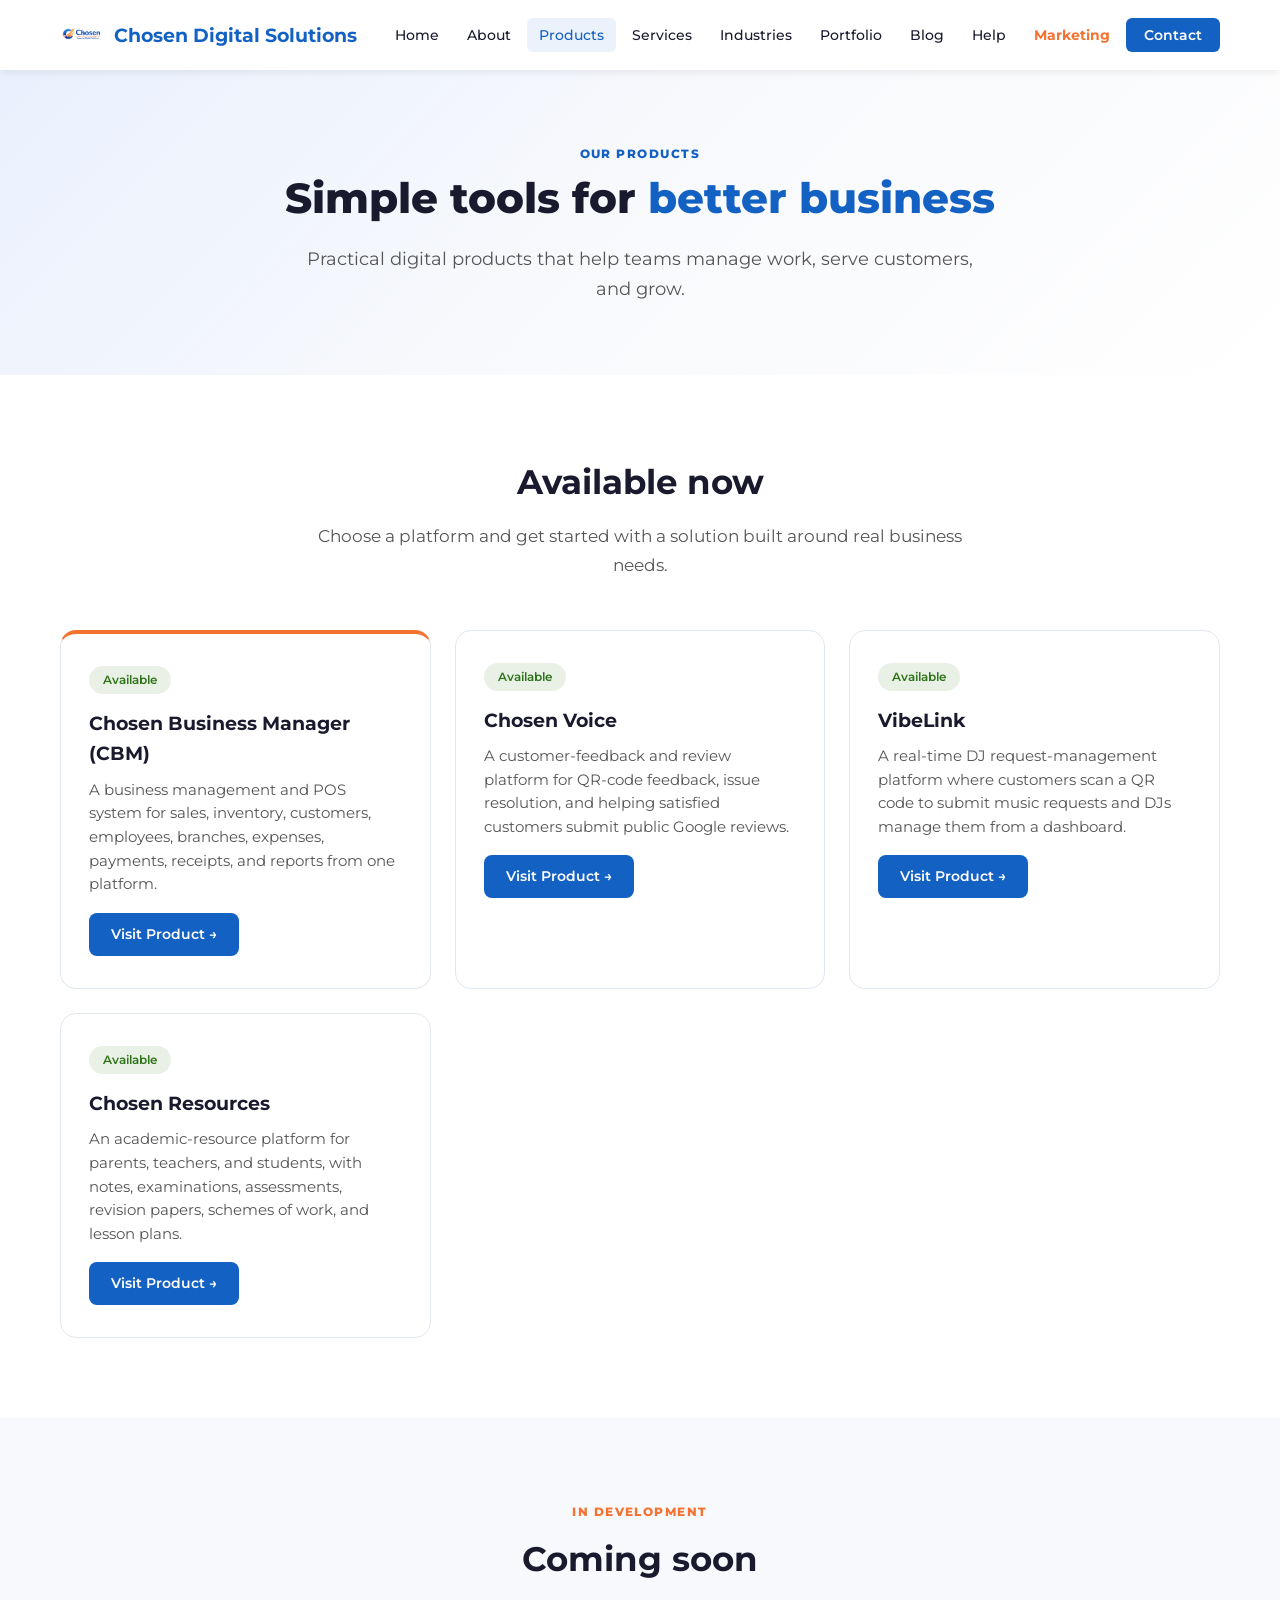
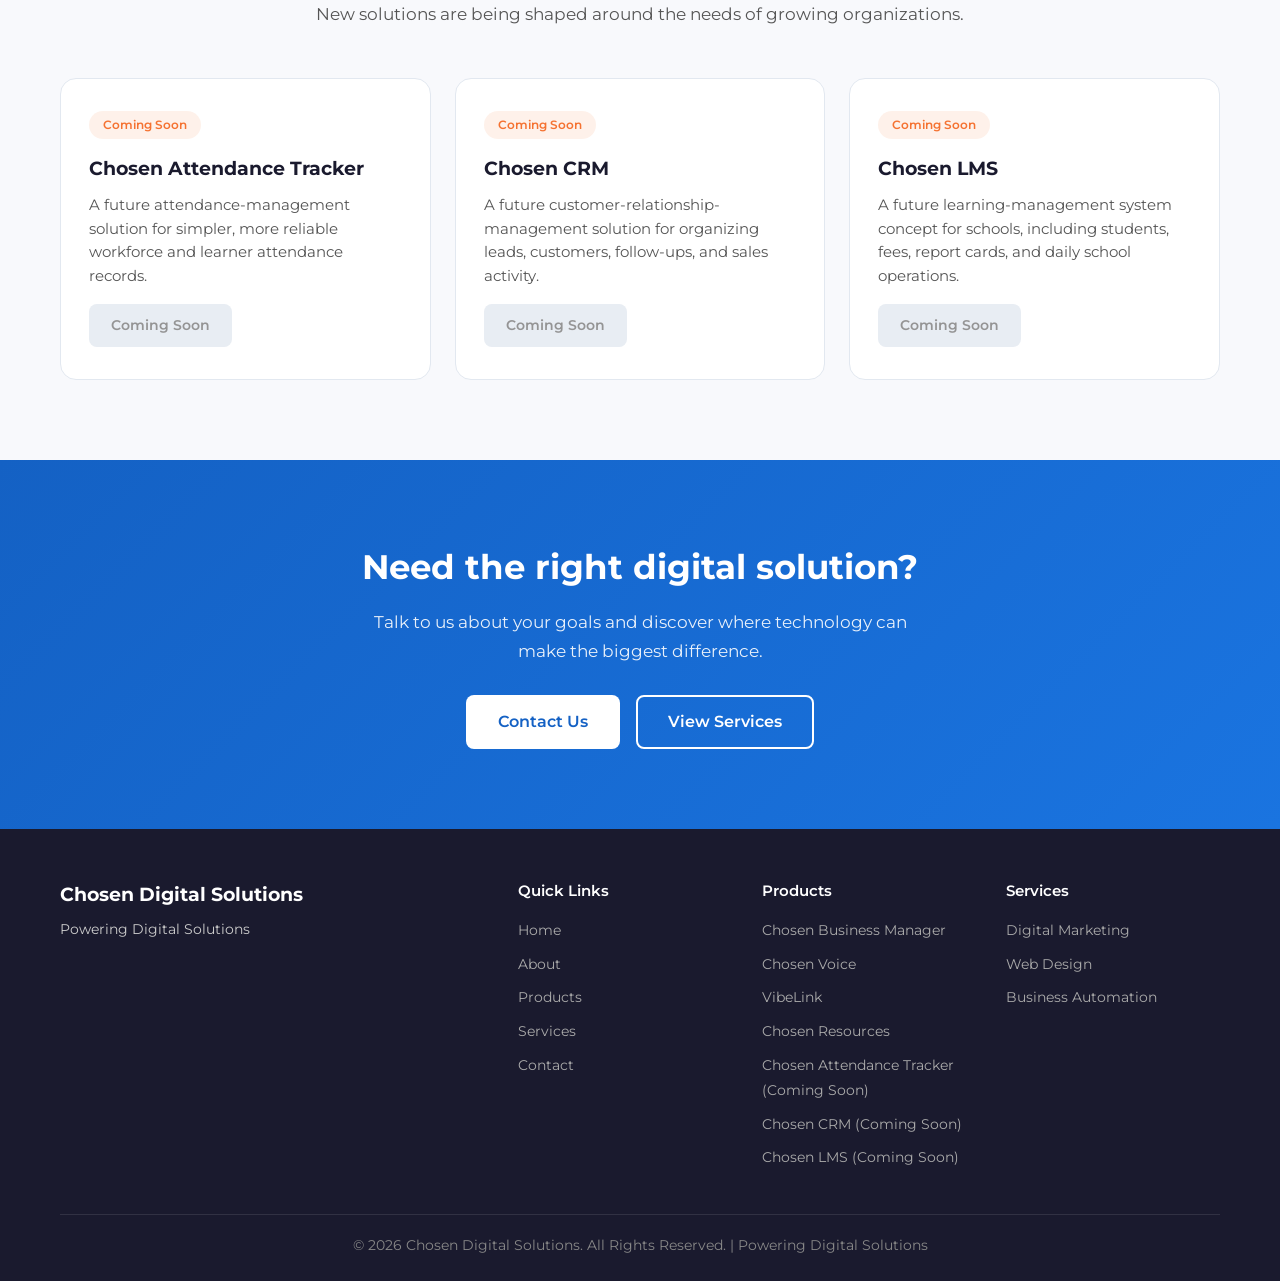
<file: products.html>
<!DOCTYPE html>
<html lang="en">
<head>
<meta charset="UTF-8"><meta name="viewport" content="width=device-width, initial-scale=1.0">
<title>Products — Chosen Digital Solutions</title><meta name="description" content="Explore digital products from Chosen Digital Solutions.">
<link rel="icon" type="image/png" href="images/logo.png">
<link rel="preconnect" href="https://fonts.googleapis.com">
<link rel="preconnect" href="https://fonts.gstatic.com" crossorigin>
<link href="https://fonts.googleapis.com/css2?family=Montserrat:wght@400;500;600;700;800&display=swap" rel="stylesheet">
<link rel="stylesheet" href="style.css">
</head>
<body>
<nav class="navbar"><div class="container"><a href="index.html" class="nav-brand"><img src="images/logo.png" alt="Chosen Digital Solutions Logo"><span>Chosen Digital Solutions</span></a><ul class="nav-links" id="navLinks"><li><a href="index.html">Home</a></li><li><a href="about.html">About</a></li><li><a href="products.html" class="active">Products</a></li><li><a href="services.html">Services</a></li><li><a href="industries.html">Industries</a></li><li><a href="portfolio.html">Portfolio</a></li><li><a href="blog.html">Blog</a></li><li><a href="help.html">Help</a></li><li><a href="https://marketing.chosendigital.co.ke" class="marketing-nav" target="_blank" rel="noopener noreferrer">Marketing</a></li><li><a href="contact.html" class="btn-nav">Contact</a></li></ul><button class="hamburger" id="hamburger" aria-label="Toggle menu"><span></span><span></span><span></span></button></div></nav>
<section class="hero" style="padding-bottom:55px"><div class="container"><span class="eyebrow">Our products</span><h1>Simple tools for <span>better business</span></h1><p>Practical digital products that help teams manage work, serve customers, and grow.</p></div></section>
<section class="section"><div class="container"><div class="section-header"><h2>Available now</h2><p>Choose a platform and get started with a solution built around real business needs.</p></div><div class="product-grid">
<div class="product-card featured-product"><span class="status available">Available</span><h3>Chosen Business Manager (CBM)</h3><p>A business management and POS system for sales, inventory, customers, employees, branches, expenses, payments, receipts, and reports from one platform.</p><a href="https://cbm.chosendigital.co.ke" class="card-link" target="_blank" rel="noopener noreferrer">Visit Product →</a></div>
<div class="product-card"><span class="status available">Available</span><h3>Chosen Voice</h3><p>A customer-feedback and review platform for QR-code feedback, issue resolution, and helping satisfied customers submit public Google reviews.</p><a href="https://voice.chosendigital.co.ke" class="card-link" target="_blank" rel="noopener noreferrer">Visit Product →</a></div>
<div class="product-card"><span class="status available">Available</span><h3>VibeLink</h3><p>A real-time DJ request-management platform where customers scan a QR code to submit music requests and DJs manage them from a dashboard.</p><a href="https://vibelink.chosendigital.co.ke" class="card-link" target="_blank" rel="noopener noreferrer">Visit Product →</a></div>
<div class="product-card"><span class="status available">Available</span><h3>Chosen Resources</h3><p>An academic-resource platform for parents, teachers, and students, with notes, examinations, assessments, revision papers, schemes of work, and lesson plans.</p><a href="https://chosenresources.co.ke" class="card-link" target="_blank" rel="noopener noreferrer">Visit Product →</a></div>
</div></div></section>
<section id="coming-soon" class="section section-alt"><div class="container"><div class="section-header"><span class="eyebrow eyebrow-orange">In development</span><h2>Coming soon</h2><p>New solutions are being shaped around the needs of growing organizations.</p></div><div class="product-grid">
<div class="product-card"><span class="status coming-soon">Coming Soon</span><h3>Chosen Attendance Tracker</h3><p>A future attendance-management solution for simpler, more reliable workforce and learner attendance records.</p><span class="card-link disabled">Coming Soon</span></div>
<div class="product-card"><span class="status coming-soon">Coming Soon</span><h3>Chosen CRM</h3><p>A future customer-relationship-management solution for organizing leads, customers, follow-ups, and sales activity.</p><span class="card-link disabled">Coming Soon</span></div>
<div class="product-card"><span class="status coming-soon">Coming Soon</span><h3>Chosen LMS</h3><p>A future learning-management system concept for schools, including students, fees, report cards, and daily school operations.</p><span class="card-link disabled">Coming Soon</span></div>
</div></div></section>
<section class="cta-section"><div class="container"><h2>Need the right digital solution?</h2><p>Talk to us about your goals and discover where technology can make the biggest difference.</p><div class="cta-buttons"><a href="contact.html" class="btn-white">Contact Us</a><a href="services.html" class="btn-outline-white">View Services</a></div></div></section>
<footer class="footer"><div class="container"><div class="footer-grid"><div class="footer-brand"><h3>Chosen Digital Solutions</h3><p>Powering Digital Solutions</p></div><div class="footer-col"><h4>Quick Links</h4><ul><li><a href="index.html">Home</a></li><li><a href="about.html">About</a></li><li><a href="products.html">Products</a></li><li><a href="services.html">Services</a></li><li><a href="contact.html">Contact</a></li></ul></div><div class="footer-col"><h4>Products</h4><ul><li><a href="https://cbm.chosendigital.co.ke" target="_blank" rel="noopener noreferrer">Chosen Business Manager</a></li><li><a href="https://voice.chosendigital.co.ke" target="_blank" rel="noopener noreferrer">Chosen Voice</a></li><li><a href="https://vibelink.chosendigital.co.ke" target="_blank" rel="noopener noreferrer">VibeLink</a></li><li><a href="https://chosenresources.co.ke" target="_blank" rel="noopener noreferrer">Chosen Resources</a></li><li><a href="products.html#coming-soon">Chosen Attendance Tracker (Coming Soon)</a></li><li><a href="products.html#coming-soon">Chosen CRM (Coming Soon)</a></li><li><a href="products.html#coming-soon">Chosen LMS (Coming Soon)</a></li></ul></div><div class="footer-col"><h4>Services</h4><ul><li><a href="services.html">Digital Marketing</a></li><li><a href="services.html">Web Design</a></li><li><a href="services.html">Business Automation</a></li></ul></div></div><div class="footer-bottom"><p>&copy; 2026 Chosen Digital Solutions. All Rights Reserved. | Powering Digital Solutions</p></div></div></footer>
<script src="script.js"></script>
</body></html>
</file>
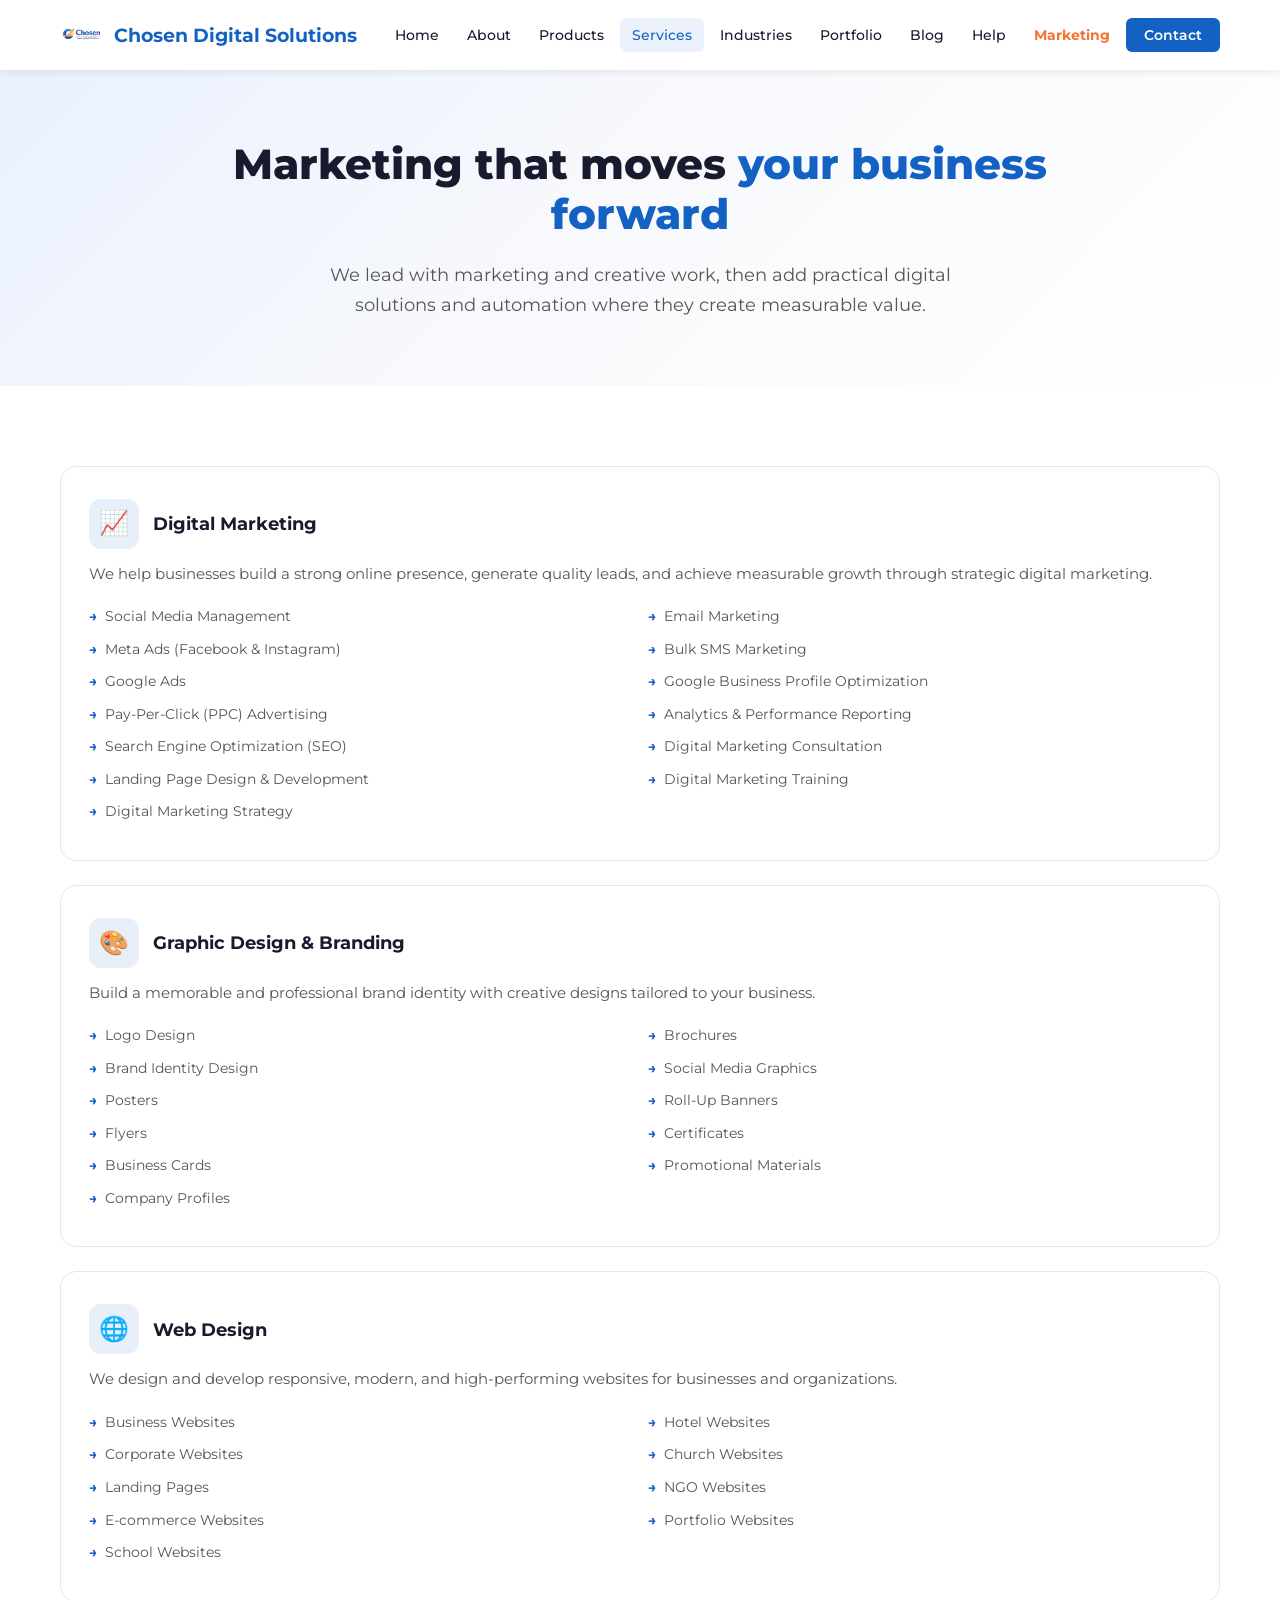
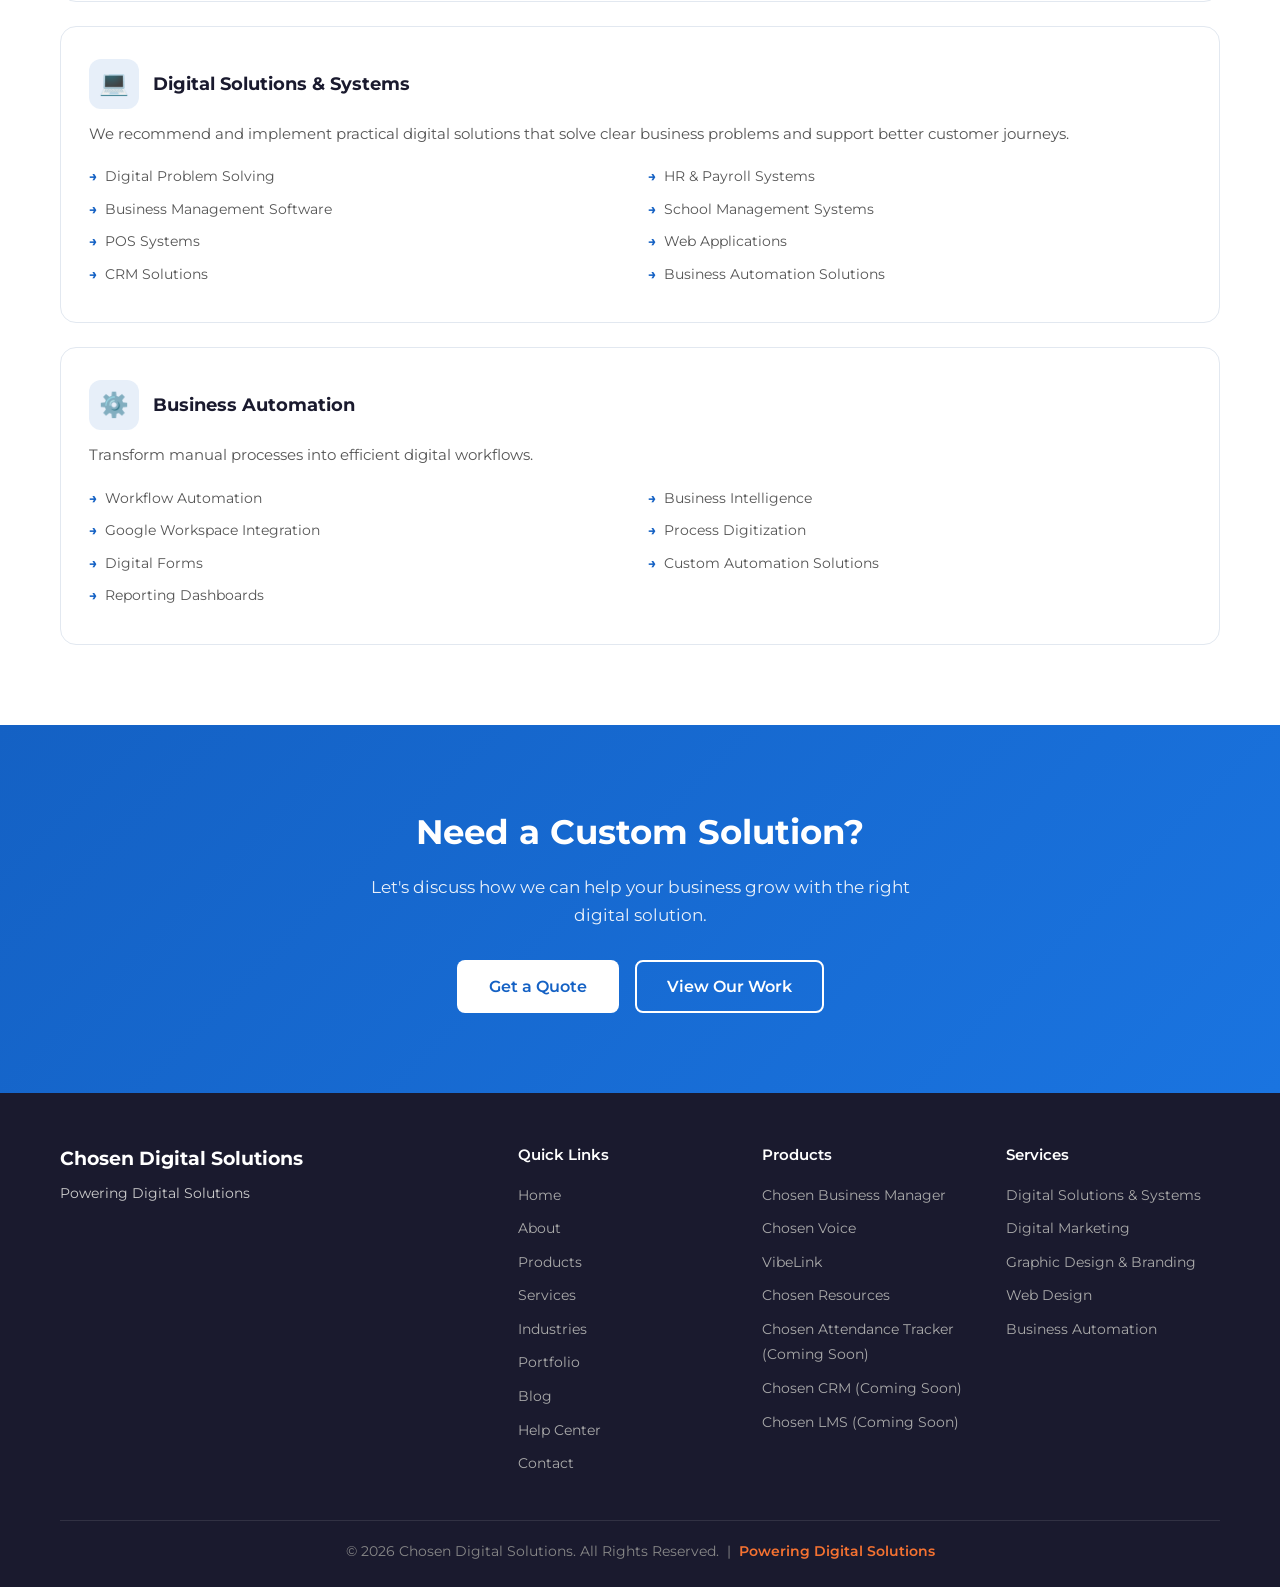
<file: services.html>
<!DOCTYPE html>
<html lang="en">
<head>
    <meta charset="UTF-8">
    <meta name="viewport" content="width=device-width, initial-scale=1.0">
    <title>Services — Chosen Digital Solutions</title>
    <meta name="description" content="Our services focus on digital marketing first, followed by graphic design and branding, websites, digital solutions, and business automation.">
    <link rel="icon" type="image/png" href="images/logo.png">
<link rel="preconnect" href="https://fonts.googleapis.com">
<link rel="preconnect" href="https://fonts.gstatic.com" crossorigin>
<link href="https://fonts.googleapis.com/css2?family=Montserrat:wght@400;500;600;700;800&display=swap" rel="stylesheet">
<link rel="stylesheet" href="style.css">
</head>
<body>

    <!-- ===== NAVBAR ===== -->
    <nav class="navbar">
        <div class="container">
            <a href="index.html" class="nav-brand">
                <img src="images/logo.png" alt="Chosen Digital Solutions Logo">
                <span>Chosen Digital Solutions</span>
            </a>
            <ul class="nav-links" id="navLinks">
                <li><a href="index.html">Home</a></li>
                <li><a href="about.html">About</a></li>
                <li><a href="products.html">Products</a></li>
                <li><a href="services.html" class="active">Services</a></li>
                <li><a href="industries.html">Industries</a></li>
                
                <li><a href="portfolio.html">Portfolio</a></li>
                <li><a href="blog.html">Blog</a></li>
                <li><a href="help.html">Help</a></li>
                <li><a href="https://marketing.chosendigital.co.ke" class="marketing-nav" target="_blank" rel="noopener noreferrer">Marketing</a></li><li><a href="contact.html" class="btn-nav">Contact</a></li>
            </ul>
            <button class="hamburger" id="hamburger" aria-label="Toggle menu">
                <span></span><span></span><span></span>
            </button>
        </div>
    </nav>

    <!-- ===== HERO ===== -->
    <section class="hero" style="padding-bottom:50px;">
        <div class="container">
            <h1>Marketing that moves <span>your business forward</span></h1>
            <p>We lead with marketing and creative work, then add practical digital solutions and automation where they create measurable value.</p>
        </div>
    </section>

    <!-- ===== SERVICES ===== -->
    <section class="section">
        <div class="container">
            <div class="card-grid" style="grid-template-columns: 1fr;">
                <!-- Digital Solutions & Systems -->
                <div class="service-card">
                    <div style="display:flex; align-items:center; gap:14px; margin-bottom:14px;">
                        <div class="card-icon" style="margin-bottom:0;">💻</div>
                        <h3 style="margin-bottom:0;">Digital Solutions & Systems</h3>
                    </div>
                    <p>We recommend and implement practical digital solutions that solve clear business problems and support better customer journeys.</p>
                    <ul class="services-list">
                        <li>Digital Problem Solving</li>
                        <li>Business Management Software</li>
                        <li>POS Systems</li>
                        <li>CRM Solutions</li>
                        <li>HR & Payroll Systems</li>
                        <li>School Management Systems</li>
                        <li>Web Applications</li>
                        <li>Business Automation Solutions</li>
                    </ul>
                </div>

                <!-- Digital Marketing -->
                <div class="service-card">
                    <div style="display:flex; align-items:center; gap:14px; margin-bottom:14px;">
                        <div class="card-icon" style="margin-bottom:0;">📈</div>
                        <h3 style="margin-bottom:0;">Digital Marketing</h3>
                    </div>
                    <p>We help businesses build a strong online presence, generate quality leads, and achieve measurable growth through strategic digital marketing.</p>
                    <ul class="services-list">
                        <li>Social Media Management</li>
                        <li>Meta Ads (Facebook & Instagram)</li>
                        <li>Google Ads</li>
                        <li>Pay-Per-Click (PPC) Advertising</li>
                        <li>Search Engine Optimization (SEO)</li>
                        <li>Landing Page Design & Development</li>
                        <li>Digital Marketing Strategy</li>
                        <li>Email Marketing</li>
                        <li>Bulk SMS Marketing</li>
                        <li>Google Business Profile Optimization</li>
                        <li>Analytics & Performance Reporting</li>
                        <li>Digital Marketing Consultation</li>
                        <li>Digital Marketing Training</li>
                    </ul>
                </div>

                <!-- Graphic Design & Branding -->
                <div class="service-card">
                    <div style="display:flex; align-items:center; gap:14px; margin-bottom:14px;">
                        <div class="card-icon" style="margin-bottom:0;">🎨</div>
                        <h3 style="margin-bottom:0;">Graphic Design & Branding</h3>
                    </div>
                    <p>Build a memorable and professional brand identity with creative designs tailored to your business.</p>
                    <ul class="services-list">
                        <li>Logo Design</li>
                        <li>Brand Identity Design</li>
                        <li>Posters</li>
                        <li>Flyers</li>
                        <li>Business Cards</li>
                        <li>Company Profiles</li>
                        <li>Brochures</li>
                        <li>Social Media Graphics</li>
                        <li>Roll-Up Banners</li>
                        <li>Certificates</li>
                        <li>Promotional Materials</li>
                    </ul>
                </div>

                <!-- Web Design -->
                <div class="service-card">
                    <div style="display:flex; align-items:center; gap:14px; margin-bottom:14px;">
                        <div class="card-icon" style="margin-bottom:0;">🌐</div>
                        <h3 style="margin-bottom:0;">Web Design</h3>
                    </div>
                    <p>We design and develop responsive, modern, and high-performing websites for businesses and organizations.</p>
                    <ul class="services-list">
                        <li>Business Websites</li>
                        <li>Corporate Websites</li>
                        <li>Landing Pages</li>
                        <li>E-commerce Websites</li>
                        <li>School Websites</li>
                        <li>Hotel Websites</li>
                        <li>Church Websites</li>
                        <li>NGO Websites</li>
                        <li>Portfolio Websites</li>
                    </ul>
                </div>

                <!-- Business Automation -->
                <div class="service-card">
                    <div style="display:flex; align-items:center; gap:14px; margin-bottom:14px;">
                        <div class="card-icon" style="margin-bottom:0;">⚙️</div>
                        <h3 style="margin-bottom:0;">Business Automation</h3>
                    </div>
                    <p>Transform manual processes into efficient digital workflows.</p>
                    <ul class="services-list">
                        <li>Workflow Automation</li>
                        <li>Google Workspace Integration</li>
                        <li>Digital Forms</li>
                        <li>Reporting Dashboards</li>
                        <li>Business Intelligence</li>
                        <li>Process Digitization</li>
                        <li>Custom Automation Solutions</li>
                    </ul>
                </div>
            </div>
        </div>
    </section>

    <!-- ===== CTA ===== -->
    <section class="cta-section">
        <div class="container">
            <h2>Need a Custom Solution?</h2>
            <p>Let's discuss how we can help your business grow with the right digital solution.</p>
            <div class="cta-buttons">
                <a href="contact.html" class="btn-white">Get a Quote</a>
                <a href="portfolio.html" class="btn-outline-white">View Our Work</a>
            </div>
        </div>
    </section>

    <!-- ===== FOOTER ===== -->
    <footer class="footer">
        <div class="container">
            <div class="footer-grid">
                <div class="footer-brand">
                    <h3>Chosen Digital Solutions</h3>
                    <p>Powering Digital Solutions</p>
                </div>
                <div class="footer-col">
                    <h4>Quick Links</h4>
                    <ul>
                        <li><a href="index.html">Home</a></li>
                        <li><a href="about.html">About</a></li>
                        <li><a href="products.html">Products</a></li>
                        <li><a href="services.html">Services</a></li>
                        <li><a href="industries.html">Industries</a></li>
                        
                        <li><a href="portfolio.html">Portfolio</a></li>
                        <li><a href="blog.html">Blog</a></li>
                        <li><a href="help.html">Help Center</a></li>
                        <li><a href="contact.html">Contact</a></li>
                    </ul>
                </div>
                <div class="footer-col">
                    <h4>Products</h4><ul><li><a href="https://cbm.chosendigital.co.ke" target="_blank" rel="noopener noreferrer">Chosen Business Manager</a></li><li><a href="https://voice.chosendigital.co.ke" target="_blank" rel="noopener noreferrer">Chosen Voice</a></li><li><a href="https://vibelink.chosendigital.co.ke" target="_blank" rel="noopener noreferrer">VibeLink</a></li><li><a href="https://chosenresources.co.ke" target="_blank" rel="noopener noreferrer">Chosen Resources</a></li><li><a href="products.html#coming-soon">Chosen Attendance Tracker (Coming Soon)</a></li><li><a href="products.html#coming-soon">Chosen CRM (Coming Soon)</a></li><li><a href="products.html#coming-soon">Chosen LMS (Coming Soon)</a></li></ul>
                </div>
                <div class="footer-col">
                    <h4>Services</h4>
                    <ul>
                        <li><a href="services.html">Digital Solutions & Systems</a></li>
                        <li><a href="services.html">Digital Marketing</a></li>
                        <li><a href="services.html">Graphic Design & Branding</a></li>
                        <li><a href="services.html">Web Design</a></li>
                        <li><a href="services.html">Business Automation</a></li>
                    </ul>
                </div>
            </div>
            <div class="footer-bottom">
                <p>&copy; 2026 Chosen Digital Solutions. All Rights Reserved. &nbsp;|&nbsp; <span class="tagline">Powering Digital Solutions</span></p>
            </div>
        </div>
    </footer>

    <script src="script.js"></script>
</body>
</html>
</file>
<file: style.css>
/* ============================================
   Chosen Digital Solutions — Main Stylesheet
   ============================================ */

:root {
    --primary-blue: #1461C4;
    --primary-blue-dark: #0f4a96;
    --accent-orange: #F57231;
    --accent-orange-dark: #d45e1e;
    --success-green: #2F7419;
    --success-green-light: #3d9a20;
    --text-dark: #1a1a2e;
    --text-gray: #555;
    --text-light: #777;
    --bg-light: #f8f9fc;
    --bg-white: #ffffff;
    --border-color: #e2e8f0;
    --shadow-sm: 0 2px 8px rgba(0,0,0,0.08);
    --shadow-md: 0 4px 16px rgba(0,0,0,0.1);
    --shadow-lg: 0 8px 32px rgba(0,0,0,0.12);
    --radius: 10px;
    --radius-lg: 16px;
    --transition: all 0.3s ease;
}

/* ===== RESET & BASE ===== */
*, *::before, *::after { margin:0; padding:0; box-sizing:border-box; }
html { scroll-behavior: smooth; }
body {
    font-family: 'Montserrat', Arial, sans-serif;
    color: var(--text-dark);
    line-height: 1.6;
    background: var(--bg-white);
}
a { text-decoration: none; color: inherit; transition: var(--transition); }
img { max-width: 100%; height: auto; }
ul { list-style: none; }
.container { max-width: 1200px; margin: 0 auto; padding: 0 20px; }

/* ===== NAVIGATION ===== */
.navbar {
    position: fixed; top:0; left:0; right:0;
    background: var(--bg-white);
    box-shadow: var(--shadow-sm);
    z-index: 1000;
    transition: var(--transition);
}
.navbar .container {
    display: flex; align-items: center; justify-content: space-between;
    height: 70px;
}
.nav-brand {
    display: flex; align-items: center; gap: 12px;
    font-weight: 700; font-size: 1.2rem; color: var(--primary-blue);
}
.nav-brand img { width: 42px; height: 42px; border-radius: 50%; }
.nav-links {
    display: flex; align-items: center; gap: 4px;
}
.nav-links a {
    padding: 8px 12px; border-radius: 6px;
    font-size: 0.9rem; font-weight: 500; color: var(--text-dark);
}
.nav-links a:hover, .nav-links a.active {
    color: var(--primary-blue);
    background: rgba(20,97,196,0.08);
}
.nav-links .btn-nav {
    background: var(--primary-blue); color: #fff;
    padding: 8px 18px; border-radius: 6px; font-weight: 600;
}
.nav-links .btn-nav:hover {
    background: var(--primary-blue-dark); color: #fff;
}
.hamburger {
    display: none; flex-direction: column; gap: 5px;
    cursor: pointer; padding: 8px; border: none; background: none;
}
.hamburger span {
    display: block; width: 26px; height: 3px;
    background: var(--text-dark); border-radius: 2px;
    transition: var(--transition);
}

/* ===== HERO ===== */
.hero {
    padding: 140px 0 80px;
    background: linear-gradient(135deg, #e8f0fe 0%, #f8f9fc 50%, #fff 100%);
    text-align: center;
}
.hero h1 {
    font-size: 2.6rem; font-weight: 800;
    color: var(--text-dark); max-width: 850px;
    margin: 0 auto 20px; line-height: 1.2;
}
.hero h1 span { color: var(--primary-blue); }
.hero p {
    font-size: 1.1rem; color: var(--text-gray);
    max-width: 680px; margin: 0 auto 16px; line-height: 1.7;
}
.hero .hero-sub {
    font-size: 1rem; color: var(--text-light);
    max-width: 650px; margin: 0 auto 36px; line-height: 1.7;
}
.hero-buttons {
    display: flex; gap: 14px; justify-content: center; flex-wrap: wrap;
}

/* ===== BUTTONS ===== */
.btn {
    display: inline-block; padding: 14px 28px;
    border-radius: 8px; font-size: 1rem; font-weight: 600;
    cursor: pointer; border: none; transition: var(--transition);
    text-align: center;
}
.btn-primary { background: var(--primary-blue); color: #fff; }
.btn-primary:hover { background: var(--primary-blue-dark); transform: translateY(-2px); box-shadow: var(--shadow-md); }
.btn-secondary { background: var(--accent-orange); color: #fff; }
.btn-secondary:hover { background: var(--accent-orange-dark); transform: translateY(-2px); box-shadow: var(--shadow-md); }
.btn-outline { background: transparent; color: var(--primary-blue); border: 2px solid var(--primary-blue); }
.btn-outline:hover { background: var(--primary-blue); color: #fff; transform: translateY(-2px); }
.btn-lg { padding: 16px 36px; font-size: 1.05rem; }

/* ===== SECTIONS ===== */
.section { padding: 80px 0; }
.section-alt { background: var(--bg-light); }
.section-header {
    text-align: center; max-width: 700px;
    margin: 0 auto 50px;
}
.section-header h2 {
    font-size: 2.1rem; font-weight: 700;
    color: var(--text-dark); margin-bottom: 14px;
}
.section-header p {
    font-size: 1.05rem; color: var(--text-gray); line-height: 1.7;
}

/* ===== CARDS ===== */
.card-grid {
    display: grid;
    grid-template-columns: repeat(auto-fill, minmax(280px, 1fr));
    gap: 24px;
}
.card {
    background: var(--bg-white); border: 1px solid var(--border-color);
    border-radius: var(--radius); padding: 28px 24px;
    transition: var(--transition);
}
.card:hover { transform: translateY(-4px); box-shadow: var(--shadow-md); border-color: var(--primary-blue); }
.card-icon {
    width: 50px; height: 50px; border-radius: 12px;
    background: rgba(20,97,196,0.1); display: flex;
    align-items: center; justify-content: center;
    font-size: 1.5rem; margin-bottom: 16px;
}
.card h3 { font-size: 1.1rem; font-weight: 600; margin-bottom: 10px; }
.card p { font-size: 0.92rem; color: var(--text-light); line-height: 1.6; }

/* ===== PRODUCT CARDS ===== */
.product-grid {
    display: grid;
    grid-template-columns: repeat(auto-fill, minmax(320px, 1fr));
    gap: 24px;
}
.product-card {
    background: var(--bg-white); border: 1px solid var(--border-color);
    border-radius: var(--radius-lg); padding: 32px 28px;
    transition: var(--transition); position: relative;
}
.product-card:hover { transform: translateY(-4px); box-shadow: var(--shadow-md); border-color: var(--primary-blue); }
.product-card .status {
    display: inline-block; padding: 4px 14px; border-radius: 20px;
    font-size: 0.78rem; font-weight: 600; margin-bottom: 14px;
}
.product-card .status.available { background: rgba(47,116,25,0.1); color: var(--success-green); }
.product-card .status.coming-soon { background: rgba(245,114,49,0.1); color: var(--accent-orange); }
.product-card h3 { font-size: 1.2rem; font-weight: 700; margin-bottom: 10px; }
.product-card p { font-size: 0.92rem; color: var(--text-gray); margin-bottom: 16px; line-height: 1.6; }
.product-card .features-list {
    margin-bottom: 18px;
}
.product-card .features-list li {
    padding: 4px 0; font-size: 0.88rem; color: var(--text-gray);
    display: flex; align-items: center; gap: 8px;
}
.product-card .features-list li::before {
    content: "✓"; color: var(--success-green); font-weight: 700; font-size: 0.8rem;
}
.product-card .best-for {
    font-size: 0.85rem; color: var(--text-light); font-style: italic; margin-bottom: 16px;
}
.product-card .card-link {
    display: inline-block; padding: 10px 22px; border-radius: 8px;
    background: var(--primary-blue); color: #fff; font-weight: 600; font-size: 0.9rem;
}
.product-card .card-link:hover { background: var(--primary-blue-dark); }
.product-card .card-link.disabled {
    background: var(--border-color); color: var(--text-light); cursor: default;
}

/* ===== SERVICES ===== */
.service-card {
    background: var(--bg-white); border: 1px solid var(--border-color);
    border-radius: var(--radius-lg); padding: 32px 28px;
    transition: var(--transition);
}
.service-card:hover { transform: translateY(-4px); box-shadow: var(--shadow-md); border-color: var(--primary-blue); }
.service-card h3 { font-size: 1.15rem; font-weight: 700; margin-bottom: 12px; }
.service-card p { font-size: 0.92rem; color: var(--text-gray); margin-bottom: 14px; line-height: 1.6; }
.service-card .services-list {
    margin-top: 12px;
}
.service-card .services-list li {
    padding: 5px 0; font-size: 0.88rem; color: var(--text-gray);
    display: flex; align-items: center; gap: 8px;
}
.service-card .services-list li::before {
    content: "→"; color: var(--primary-blue); font-weight: 700;
}

/* ===== INDUSTRY PILLS ===== */
.industry-pills {
    display: flex; flex-wrap: wrap; gap: 12px;
    justify-content: center; margin-top: 20px;
}
.pill {
    padding: 12px 24px; background: var(--bg-white);
    border: 2px solid var(--border-color); border-radius: 50px;
    font-weight: 500; font-size: 0.92rem; transition: var(--transition);
}
.pill:hover { border-color: var(--primary-blue); background: rgba(20,97,196,0.06); color: var(--primary-blue); }

/* ===== INDUSTRIES GRID ===== */
.industries-grid {
    display: grid;
    grid-template-columns: repeat(auto-fill, minmax(200px, 1fr));
    gap: 16px;
}
.industry-card {
    background: var(--bg-white); border: 1px solid var(--border-color);
    border-radius: var(--radius); padding: 24px 20px;
    text-align: center; transition: var(--transition);
}
.industry-card:hover { border-color: var(--primary-blue); transform: translateY(-3px); box-shadow: var(--shadow-sm); }
.industry-card .icon { font-size: 2rem; margin-bottom: 10px; }
.industry-card h4 { font-size: 0.95rem; font-weight: 600; }

/* ===== WHY CHOOSE LIST ===== */
.reasons-grid {
    display: grid;
    grid-template-columns: repeat(auto-fill, minmax(280px, 1fr));
    gap: 16px;
}
.reason-item {
    display: flex; align-items: flex-start; gap: 14px;
    padding: 18px 20px; background: var(--bg-white);
    border-radius: var(--radius); border: 1px solid var(--border-color);
}
.reason-item .check {
    width: 28px; height: 28px; border-radius: 50%;
    background: var(--success-green); color: #fff;
    display: flex; align-items: center; justify-content: center;
    font-size: 0.85rem; flex-shrink: 0;
}
.reason-item span { font-weight: 500; font-size: 0.95rem; }

/* ===== PRICING TABLE ===== */
.pricing-table {
    width: 100%; border-collapse: collapse;
    background: var(--bg-white); border-radius: var(--radius);
    overflow: hidden; box-shadow: var(--shadow-sm);
    margin-bottom: 30px;
}
.pricing-table th {
    background: var(--primary-blue); color: #fff;
    padding: 14px 20px; text-align: left; font-weight: 600; font-size: 0.95rem;
}
.pricing-table td {
    padding: 14px 20px; border-bottom: 1px solid var(--border-color);
    font-size: 0.92rem;
}
.pricing-table tr:last-child td { border-bottom: none; }
.pricing-table tr:hover td { background: rgba(20,97,196,0.03); }

/* ===== CORE VALUES ===== */
.values-grid {
    display: grid;
    grid-template-columns: repeat(auto-fill, minmax(180px, 1fr));
    gap: 16px;
}
.value-item {
    text-align: center; padding: 24px 16px;
    background: var(--bg-white); border: 1px solid var(--border-color);
    border-radius: var(--radius); transition: var(--transition);
}
.value-item:hover { border-color: var(--primary-blue); box-shadow: var(--shadow-sm); }
.value-item .icon { font-size: 1.8rem; margin-bottom: 10px; }
.value-item h4 { font-size: 0.95rem; font-weight: 600; }

/* ===== PRICING SECTION ===== */
.pricing-quote {
    background: var(--bg-light); border-radius: var(--radius-lg);
    padding: 40px; text-align: center; max-width: 700px;
    margin: 0 auto; border: 1px solid var(--border-color);
}
.pricing-quote h3 { font-size: 1.3rem; margin-bottom: 12px; }
.pricing-quote p { font-size: 1rem; color: var(--text-gray); margin-bottom: 20px; }
.pricing-quote .services-list {
    display: flex; flex-wrap: wrap; gap: 10px;
    justify-content: center; margin-bottom: 24px;
}
.pricing-quote .services-list span {
    padding: 8px 16px; background: var(--bg-white);
    border: 1px solid var(--border-color); border-radius: 20px;
    font-size: 0.88rem; font-weight: 500;
}

/* ===== VISION / MISSION ===== */
.vision-mission {
    display: grid; grid-template-columns: 1fr 1fr; gap: 24px; margin-top: 30px;
}
.vm-card {
    background: var(--bg-light); border-radius: var(--radius);
    padding: 30px; text-align: center; border: 1px solid var(--border-color);
}
.vm-card h3 { color: var(--primary-blue); font-size: 1.1rem; margin-bottom: 12px; }
.vm-card p { font-size: 0.95rem; color: var(--text-gray); line-height: 1.7; }

/* ===== ABOUT CONTENT ===== */
.about-content { max-width: 800px; margin: 0 auto; }
.about-content p { font-size: 1.05rem; color: var(--text-gray); line-height: 1.8; margin-bottom: 16px; }

/* ===== PORTFOLIO ===== */
.portfolio-grid {
    display: grid;
    grid-template-columns: repeat(auto-fill, minmax(250px, 1fr));
    gap: 20px;
}
.portfolio-item {
    background: var(--bg-white); border: 1px solid var(--border-color);
    border-radius: var(--radius); padding: 28px 24px;
    text-align: center; transition: var(--transition);
}
.portfolio-item:hover { border-color: var(--primary-blue); transform: translateY(-3px); box-shadow: var(--shadow-sm); }
.portfolio-item .icon { font-size: 2rem; margin-bottom: 12px; }
.portfolio-item h4 { font-size: 1rem; font-weight: 600; margin-bottom: 8px; }
.portfolio-item p { font-size: 0.88rem; color: var(--text-light); }

/* ===== BLOG ===== */
.blog-grid {
    display: grid;
    grid-template-columns: repeat(auto-fill, minmax(300px, 1fr));
    gap: 24px;
}
.blog-card {
    background: var(--bg-white); border: 1px solid var(--border-color);
    border-radius: var(--radius); overflow: hidden;
    transition: var(--transition);
}
.blog-card:hover { transform: translateY(-3px); box-shadow: var(--shadow-md); border-color: var(--primary-blue); }
.blog-card-body { padding: 24px; }
.blog-card .tag {
    display: inline-block; padding: 4px 12px; border-radius: 12px;
    background: rgba(20,97,196,0.1); color: var(--primary-blue);
    font-size: 0.78rem; font-weight: 600; margin-bottom: 10px;
}
.blog-card h4 { font-size: 1.05rem; font-weight: 600; margin-bottom: 8px; }
.blog-card p { font-size: 0.9rem; color: var(--text-light); line-height: 1.6; }

/* ===== HELP CENTER ===== */
.faq-list { max-width: 800px; margin: 0 auto; }
.faq-item {
    background: var(--bg-white); border: 1px solid var(--border-color);
    border-radius: var(--radius); margin-bottom: 12px;
    overflow: hidden;
}
.faq-item summary {
    padding: 18px 24px; font-weight: 600; font-size: 0.95rem;
    cursor: pointer; list-style: none;
    display: flex; align-items: center; justify-content: space-between;
}
.faq-item summary::after { content: "+"; font-size: 1.2rem; color: var(--primary-blue); }
.faq-item[open] summary::after { content: "−"; }
.faq-item .faq-answer {
    padding: 0 24px 18px; font-size: 0.92rem; color: var(--text-gray); line-height: 1.7;
}
.help-links {
    display: grid; grid-template-columns: repeat(auto-fill, minmax(220px, 1fr));
    gap: 16px; max-width: 800px; margin: 30px auto 0;
}
.help-link {
    padding: 20px; background: var(--bg-white);
    border: 1px solid var(--border-color); border-radius: var(--radius);
    text-align: center; transition: var(--transition);
}
.help-link:hover { border-color: var(--primary-blue); box-shadow: var(--shadow-sm); }
.help-link .icon { font-size: 1.5rem; margin-bottom: 8px; }
.help-link h4 { font-size: 0.95rem; font-weight: 600; }

/* ===== CONTACT ===== */
.contact-grid {
    display: grid; grid-template-columns: 1fr 1fr;
    gap: 40px; align-items: start;
}
.contact-info-cards { display: flex; flex-direction: column; gap: 20px; }
.contact-card {
    display: flex; align-items: center; gap: 16px;
    padding: 24px; background: var(--bg-light);
    border-radius: var(--radius); border: 1px solid var(--border-color);
}
.contact-card-icon {
    width: 48px; height: 48px; border-radius: 12px;
    background: rgba(20,97,196,0.1); display: flex;
    align-items: center; justify-content: center;
    font-size: 1.3rem; flex-shrink: 0;
}
.contact-card-text h4 { font-size: 0.9rem; color: var(--text-light); margin-bottom: 4px; }
.contact-card-text p { font-size: 1rem; font-weight: 600; color: var(--text-dark); }
.contact-form {
    background: var(--bg-white); border: 1px solid var(--border-color);
    border-radius: var(--radius-lg); padding: 36px;
    box-shadow: var(--shadow-sm);
}
.contact-form h3 { font-size: 1.3rem; font-weight: 700; margin-bottom: 24px; }
.form-group { margin-bottom: 18px; }
.form-group label { display: block; font-size: 0.9rem; font-weight: 500; margin-bottom: 6px; }
.form-group input, .form-group select, .form-group textarea {
    width: 100%; padding: 12px 16px;
    border: 1px solid var(--border-color); border-radius: 8px;
    font-size: 0.95rem; font-family: inherit;
    transition: var(--transition); background: var(--bg-light);
}
.form-group input:focus, .form-group select:focus, .form-group textarea:focus {
    outline: none; border-color: var(--primary-blue);
    box-shadow: 0 0 0 3px rgba(20,97,196,0.1);
}
.form-group textarea { resize: vertical; min-height: 120px; }

/* ===== CTA SECTION ===== */
.cta-section {
    background: linear-gradient(135deg, var(--primary-blue) 0%, #1a74e0 100%);
    color: #fff; text-align: center; padding: 80px 0;
}
.cta-section h2 { font-size: 2.1rem; font-weight: 700; margin-bottom: 14px; }
.cta-section p { font-size: 1.05rem; opacity: 0.9; max-width: 550px; margin: 0 auto 30px; line-height: 1.7; }
.cta-buttons { display: flex; gap: 16px; justify-content: center; flex-wrap: wrap; }
.cta-buttons .btn-white {
    background: #fff; color: var(--primary-blue);
    padding: 14px 32px; border-radius: 8px; font-weight: 600; font-size: 1rem;
}
.cta-buttons .btn-white:hover { background: #f0f0f0; transform: translateY(-2px); }
.cta-buttons .btn-outline-white {
    background: transparent; color: #fff;
    border: 2px solid #fff; padding: 12px 30px;
    border-radius: 8px; font-weight: 600; font-size: 1rem;
}
.cta-buttons .btn-outline-white:hover { background: #fff; color: var(--primary-blue); }

/* ===== NEWSLETTER ===== */
.newsletter {
    background: var(--bg-light); padding: 60px 0; text-align: center;
}
.newsletter h3 { font-size: 1.4rem; margin-bottom: 8px; }
.newsletter p { font-size: 0.95rem; color: var(--text-gray); margin-bottom: 20px; }
.newsletter-form {
    display: flex; gap: 10px; max-width: 480px; margin: 0 auto;
}
.newsletter-form input {
    flex: 1; padding: 12px 16px; border: 1px solid var(--border-color);
    border-radius: 8px; font-size: 0.95rem; background: var(--bg-white);
}
.newsletter-form input:focus { outline: none; border-color: var(--primary-blue); }

/* ===== FOOTER ===== */
.footer {
    background: var(--text-dark); color: #ccc; padding: 50px 0 24px;
}
.footer-grid {
    display: grid;
    grid-template-columns: 2fr 1fr 1fr 1fr;
    gap: 30px; margin-bottom: 36px;
}
.footer-brand h3 { color: #fff; font-size: 1.2rem; margin-bottom: 8px; }
.footer-brand p { font-size: 0.9rem; line-height: 1.6; max-width: 300px; }
.footer-col h4 { color: #fff; font-size: 0.95rem; font-weight: 600; margin-bottom: 14px; }
.footer-col ul li { margin-bottom: 8px; }
.footer-col ul li a { font-size: 0.88rem; color: #aaa; }
.footer-col ul li a:hover { color: #fff; }
.footer-bottom {
    border-top: 1px solid rgba(255,255,255,0.1);
    padding-top: 20px; text-align: center;
    font-size: 0.85rem; color: #888;
}
.footer-bottom .tagline { color: var(--accent-orange); font-weight: 600; }

/* ===== IMAGE SLIDER ===== */
.slider-section { padding: 0; overflow: hidden; }
.slider-container {
    position: relative; width: 100%; max-width: 1200px; margin: 0 auto;
    overflow: hidden; border-radius: var(--radius-lg); box-shadow: var(--shadow-md);
}
.slider-track {
    display: flex; transition: transform 0.6s ease-in-out;
}
.slider-slide {
    min-width: 100%; position: relative;
}
.slider-slide img {
    width: 100%; height: 420px; object-fit: cover; display: block;
}
.slider-overlay {
    position: absolute; bottom: 0; left: 0; right: 0;
    background: linear-gradient(transparent, rgba(0,0,0,0.6));
    padding: 40px 30px 24px; color: #fff;
}
.slider-overlay h3 { font-size: 1.3rem; font-weight: 700; margin-bottom: 6px; }
.slider-overlay p { font-size: 0.9rem; opacity: 0.9; }
.slider-btn {
    position: absolute; top: 50%; transform: translateY(-50%);
    background: rgba(255,255,255,0.85); border: none; width: 44px; height: 44px;
    border-radius: 50%; cursor: pointer; font-size: 1.2rem; color: var(--primary-blue);
    display: flex; align-items: center; justify-content: center;
    transition: var(--transition); z-index: 10;
}
.slider-btn:hover { background: #fff; box-shadow: var(--shadow-md); }
.slider-btn.prev { left: 16px; }
.slider-btn.next { right: 16px; }
.slider-dots {
    display: flex; justify-content: center; gap: 8px;
    padding: 16px 0; background: var(--bg-white);
}
.slider-dots .dot {
    width: 10px; height: 10px; border-radius: 50%;
    background: var(--border-color); border: none; cursor: pointer;
    transition: var(--transition);
}
.slider-dots .dot.active { background: var(--primary-blue); transform: scale(1.2); }
.slider-caption {
    text-align: center; padding: 16px 20px 0; color: var(--text-gray); font-size: 0.9rem;
}

/* ===== RESPONSIVE ===== */
@media (max-width: 1024px) {
    .footer-grid { grid-template-columns: 2fr 1fr 1fr; }
}
@media (max-width: 900px) {
    .contact-grid { grid-template-columns: 1fr; }
    .vision-mission { grid-template-columns: 1fr; }
    .product-grid { grid-template-columns: 1fr; }
}
@media (max-width: 768px) {
    .slider-slide img { height: 260px; }
    .slider-overlay h3 { font-size: 1.05rem; }
    .slider-overlay p { font-size: 0.82rem; }
    .slider-btn { width: 36px; height: 36px; font-size: 1rem; }
    .hero h1 { font-size: 2rem; }
    .hero { padding: 120px 0 60px; }
    .section { padding: 60px 0; }
    .section-header h2 { font-size: 1.7rem; }
    .nav-links {
        display: none; position: fixed; top: 70px; left: 0; right: 0;
        background: var(--bg-white); flex-direction: column;
        padding: 20px; box-shadow: var(--shadow-md); gap: 4px;
    }
    .nav-links.open { display: flex; }
    .nav-links a { padding: 12px 16px; width: 100%; text-align: center; }
    .hamburger { display: flex; }
    .footer-grid { grid-template-columns: 1fr; gap: 24px; }
    .hero-buttons { flex-direction: column; align-items: center; }
    .cta-buttons { flex-direction: column; align-items: center; }
    .newsletter-form { flex-direction: column; }
    .pricing-table { font-size: 0.85rem; }
    .pricing-table th, .pricing-table td { padding: 10px 12px; }
}
@media (max-width: 480px) {
    .hero h1 { font-size: 1.6rem; }
    .slider-slide img { height: 200px; }
}

/* ===== CDS BRAND REFINEMENTS ===== */
.eyebrow{display:inline-block;margin-bottom:10px;color:var(--primary-blue);font-size:.78rem;font-weight:800;letter-spacing:.12em;text-transform:uppercase}.eyebrow-orange{color:var(--accent-orange)}.featured-product{border-top:4px solid var(--accent-orange)}.form-note{margin:-12px 0 22px;color:var(--text-gray);font-size:.88rem;line-height:1.55}.card-link.disabled{cursor:not-allowed;opacity:.78}@media(max-width:768px){.nav-brand span{font-size:1rem}.hero{padding-top:118px}.hero h1{font-size:clamp(2rem,8vw,3rem)}.hero-buttons{flex-direction:column;align-items:stretch}.hero-buttons .btn{width:100%}.product-grid,.contact-grid{grid-template-columns:1fr}}@media(max-width:480px){.container{padding-left:16px;padding-right:16px}.nav-brand img{width:36px;height:36px}.nav-brand span{font-size:.9rem}}

/* ===== INTERACTIVE GROWTH SLIDER ===== */
.growth-slider{position:relative;min-height:390px;overflow:hidden;border-radius:var(--radius-lg);box-shadow:var(--shadow-lg);background:var(--primary-blue)}.growth-slide{position:absolute;inset:0;display:flex;align-items:center;gap:7%;padding:54px 9%;color:#fff;opacity:0;visibility:hidden;transform:translateX(18px);transition:opacity .55s ease,transform .55s ease,visibility .55s}.growth-slide.is-active{opacity:1;visibility:visible;transform:translateX(0)}.growth-slide-blue{background:linear-gradient(115deg,#0f4a96,#1461c4)}.growth-slide-orange{background:linear-gradient(115deg,#d45e1e,#f57231)}.growth-slide-green{background:linear-gradient(115deg,#245d14,#2f7419)}.growth-copy{max-width:570px;position:relative;z-index:2}.growth-copy h2{font-size:clamp(1.8rem,4vw,3rem);line-height:1.1;margin:6px 0 16px}.growth-copy h2 span{color:#ffd2bc}.growth-copy p{max-width:530px;color:rgba(255,255,255,.88);margin-bottom:24px}.eyebrow-light{color:#fff}.growth-art{position:relative;flex:0 0 220px;height:230px}.growth-chart{position:absolute;bottom:38px;left:16px;width:190px;height:125px;display:flex;align-items:end;gap:12px;border-bottom:2px solid rgba(255,255,255,.55);transform:skewY(-10deg)}.growth-chart i{display:block;width:23px;background:#f57231;border-radius:5px 5px 0 0;animation:barPulse 2.4s ease-in-out infinite alternate}.growth-chart i:nth-child(1){height:32%}.growth-chart i:nth-child(2){height:48%;animation-delay:.2s}.growth-chart i:nth-child(3){height:42%;animation-delay:.4s}.growth-chart i:nth-child(4){height:70%;animation-delay:.6s}.growth-chart i:nth-child(5){height:94%;animation-delay:.8s}.orbit{position:absolute;border:1px solid rgba(255,255,255,.35);border-radius:50%;animation:spin 9s linear infinite}.orbit-one{width:200px;height:200px;top:10px;left:5px}.orbit-two{width:125px;height:125px;top:48px;left:42px;animation-direction:reverse}.megaphone{position:absolute;top:35px;left:45px;font-size:8rem;line-height:1;color:#ffd2bc;transform:rotate(-15deg);animation:float 3s ease-in-out infinite}.spark{position:absolute;color:#fff7ed;font-size:2rem;animation:float 2.4s ease-in-out infinite}.spark-one{top:25px;right:20px}.spark-two{bottom:50px;left:15px;animation-delay:.5s}.spark-three{top:95px;right:0;animation-delay:1s}.automation-ring{position:absolute;top:25px;left:30px;width:160px;height:160px;border:3px dashed rgba(255,255,255,.6);border-radius:50%;display:grid;place-items:center;animation:spin 14s linear infinite}.automation-ring span{font-size:5rem;animation:spin 14s linear infinite reverse}.data-pill{position:absolute;padding:8px 14px;border-radius:20px;background:rgba(255,255,255,.16);font-size:.8rem;box-shadow:0 5px 15px rgba(0,0,0,.15);animation:float 3s ease-in-out infinite}.pill-one{top:25px;right:-10px}.pill-two{bottom:35px;left:-5px;animation-delay:.6s}.growth-control{position:absolute;top:50%;z-index:4;transform:translateY(-50%);border:1px solid rgba(255,255,255,.5);background:rgba(0,0,0,.15);color:#fff;width:40px;height:40px;border-radius:50%;font-size:1.8rem;cursor:pointer}.growth-control:hover{background:rgba(255,255,255,.25)}.growth-prev{left:16px}.growth-next{right:16px}.growth-dots{position:absolute;bottom:18px;left:0;right:0;display:flex;justify-content:center;gap:8px;z-index:4}.growth-dot{width:9px;height:9px;border:0;border-radius:50%;background:rgba(255,255,255,.45);cursor:pointer}.growth-dot.is-active{background:#fff;transform:scale(1.25)}.whatsapp-button{display:flex;justify-content:space-between;align-items:center;gap:16px;margin-bottom:24px;padding:14px 18px;border-radius:8px;background:#25d366;color:#073b1a;font-weight:800}.whatsapp-button:hover{background:#1db954;transform:translateY(-2px)}@keyframes barPulse{to{transform:scaleY(.78);opacity:.7}}@keyframes spin{to{transform:rotate(360deg)}}@keyframes float{50%{transform:translateY(-10px)}}@media(max-width:768px){.growth-slider{min-height:540px}.growth-slide{display:block;padding:42px 12%}.growth-art{height:170px;transform:scale(.72);transform-origin:left top;margin-bottom:-20px}.growth-copy h2{font-size:2rem}.growth-control{top:auto;bottom:18px;transform:none}.growth-prev{left:18px}.growth-next{right:18px}}
@media(prefers-reduced-motion:reduce){.growth-slide,.growth-chart i,.orbit,.megaphone,.spark,.automation-ring,.automation-ring span,.data-pill{animation:none;transition:none}}

/* ===== SEO BLOG CONTENT ===== */
.text-link{display:inline-block;margin-top:8px;color:var(--primary-blue);font-size:.88rem;font-weight:800}.text-link:hover{color:var(--accent-orange)}.article-list{display:grid;grid-template-columns:repeat(2,minmax(0,1fr));gap:28px}.article-list article{padding:30px;background:var(--bg-white);border:1px solid var(--border-color);border-radius:var(--radius);box-shadow:var(--shadow-sm);scroll-margin-top:90px}.article-list h2{font-size:1.3rem;margin:4px 0 12px}.article-list p{color:var(--text-gray);line-height:1.75}.blog-card h3{font-size:1.15rem;line-height:1.35;margin:10px 0}.blog-card{height:100%}@media(max-width:768px){.article-list{grid-template-columns:1fr}}

/* Marketing-first service order */
.services-list{columns:2}@media(max-width:768px){.services-list{columns:1}}
@media(min-width:769px){.service-card:nth-child(1){order:4}.service-card:nth-child(2){order:1}.service-card:nth-child(3){order:2}.service-card:nth-child(4){order:3}.service-card:nth-child(5){order:5}}


/* ===== BRAND FONT ===== */
body{font-family:'Montserrat',Arial,sans-serif}.service-card:nth-child(1){order:4}.service-card:nth-child(2){order:1}.service-card:nth-child(3){order:2}.service-card:nth-child(4){order:3}.service-card:nth-child(5){order:5}


/* ===== TESTIMONIAL PREVIEW ===== */
.marketing-nav{color:var(--accent-orange)!important;font-weight:700!important}.testimonial-grid{display:grid;grid-template-columns:repeat(3,minmax(0,1fr));gap:22px}.testimonial-card{background:var(--bg-white);border:1px solid var(--border-color);border-radius:var(--radius);padding:24px;box-shadow:var(--shadow-sm);display:flex;flex-direction:column}.review-source{display:flex;align-items:center;gap:8px;color:var(--text-light);font-size:.75rem;font-weight:700;margin-bottom:16px}.google-mark{display:grid;place-items:center;width:25px;height:25px;border-radius:50%;font-weight:800;color:#4285f4;border:1px solid #dadce0;font-family:Arial,sans-serif}.testimonial-card>p{font-size:.95rem;line-height:1.7;color:var(--text-gray);flex:1}.testimonial-card footer{display:flex;flex-direction:column;gap:3px;margin-top:20px;padding-top:14px;border-top:1px solid var(--border-color);font-size:.82rem}.testimonial-card footer span{color:var(--text-light)}@media(max-width:900px){.testimonial-grid{grid-template-columns:1fr}}

.star-rating{color:#fbbc04;letter-spacing:2px;font-size:1rem;margin:-7px 0 12px}.verified-review{border-top:3px solid #4285f4}.owner-response{margin-top:16px;padding:12px;border-left:3px solid var(--primary-blue);background:var(--bg-light);display:flex;flex-direction:column;gap:4px;font-size:.78rem}.owner-response span{color:var(--text-gray);line-height:1.5}
</file>
